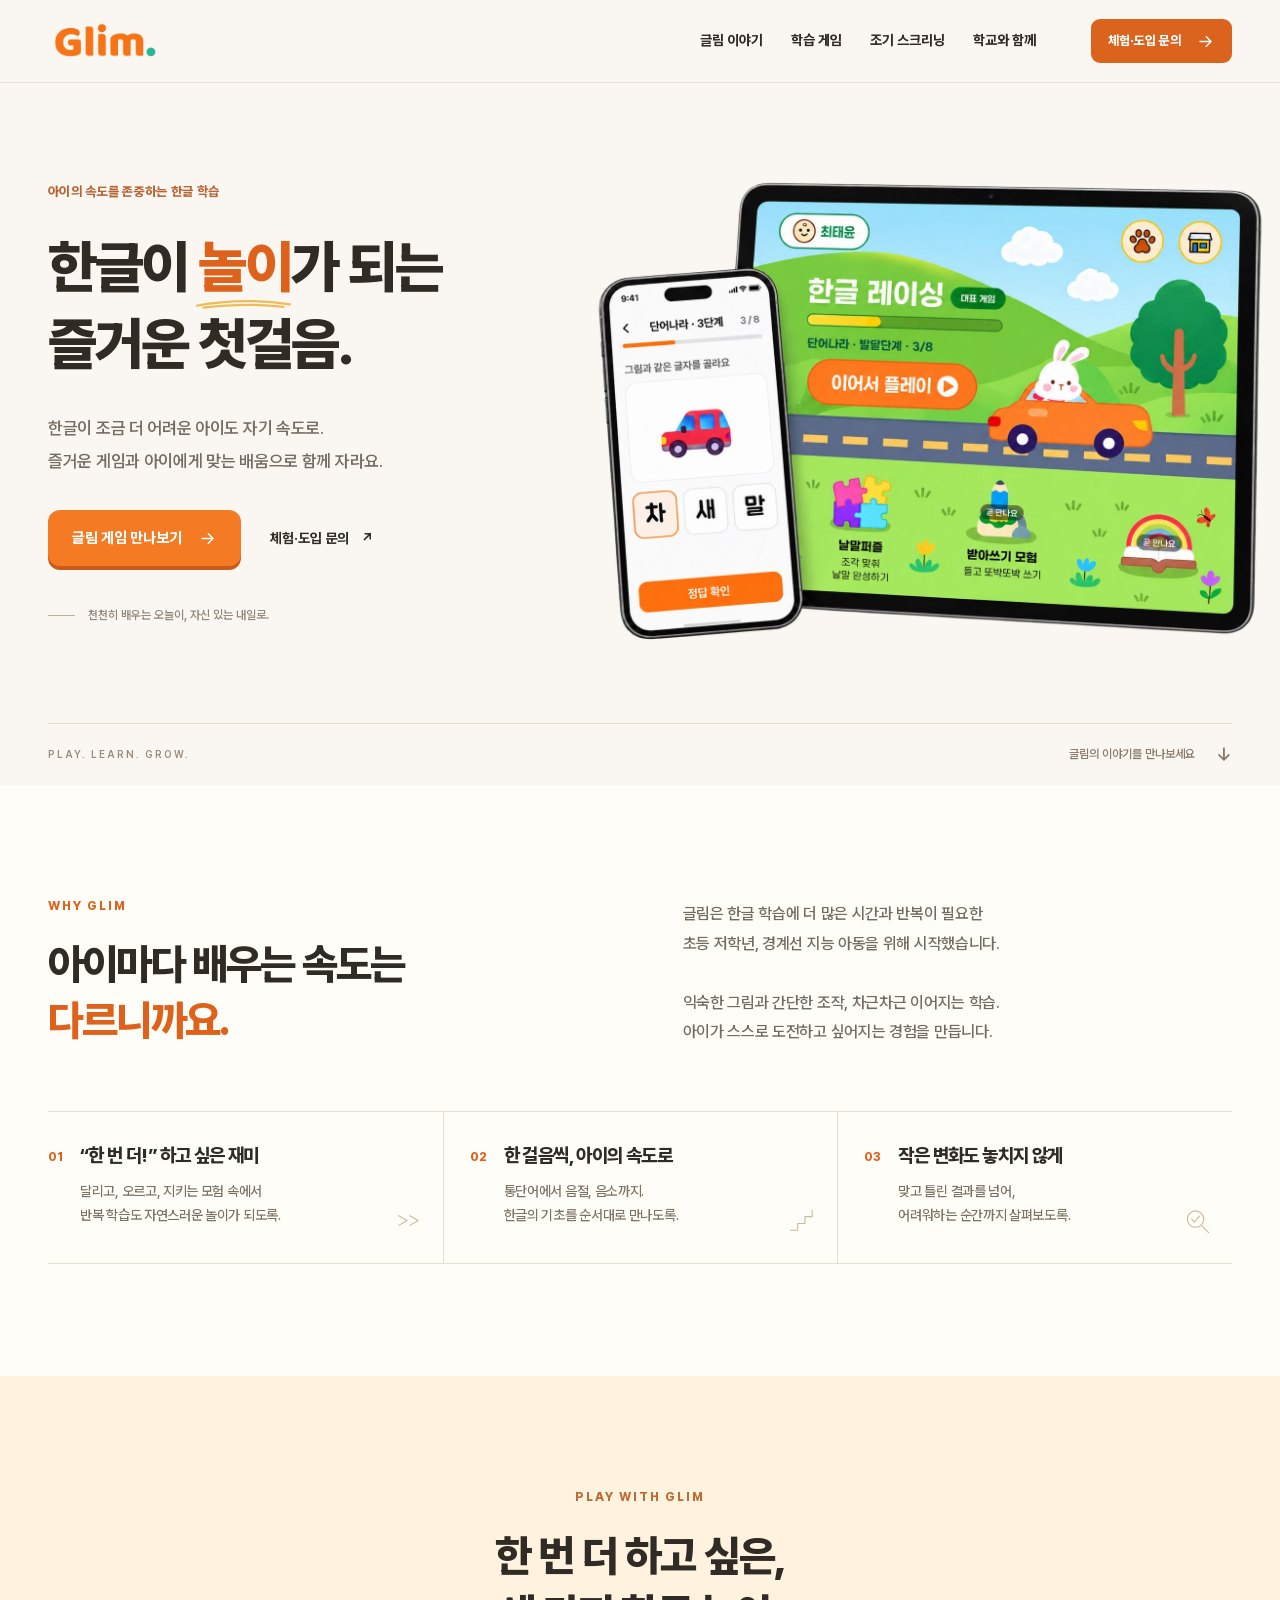
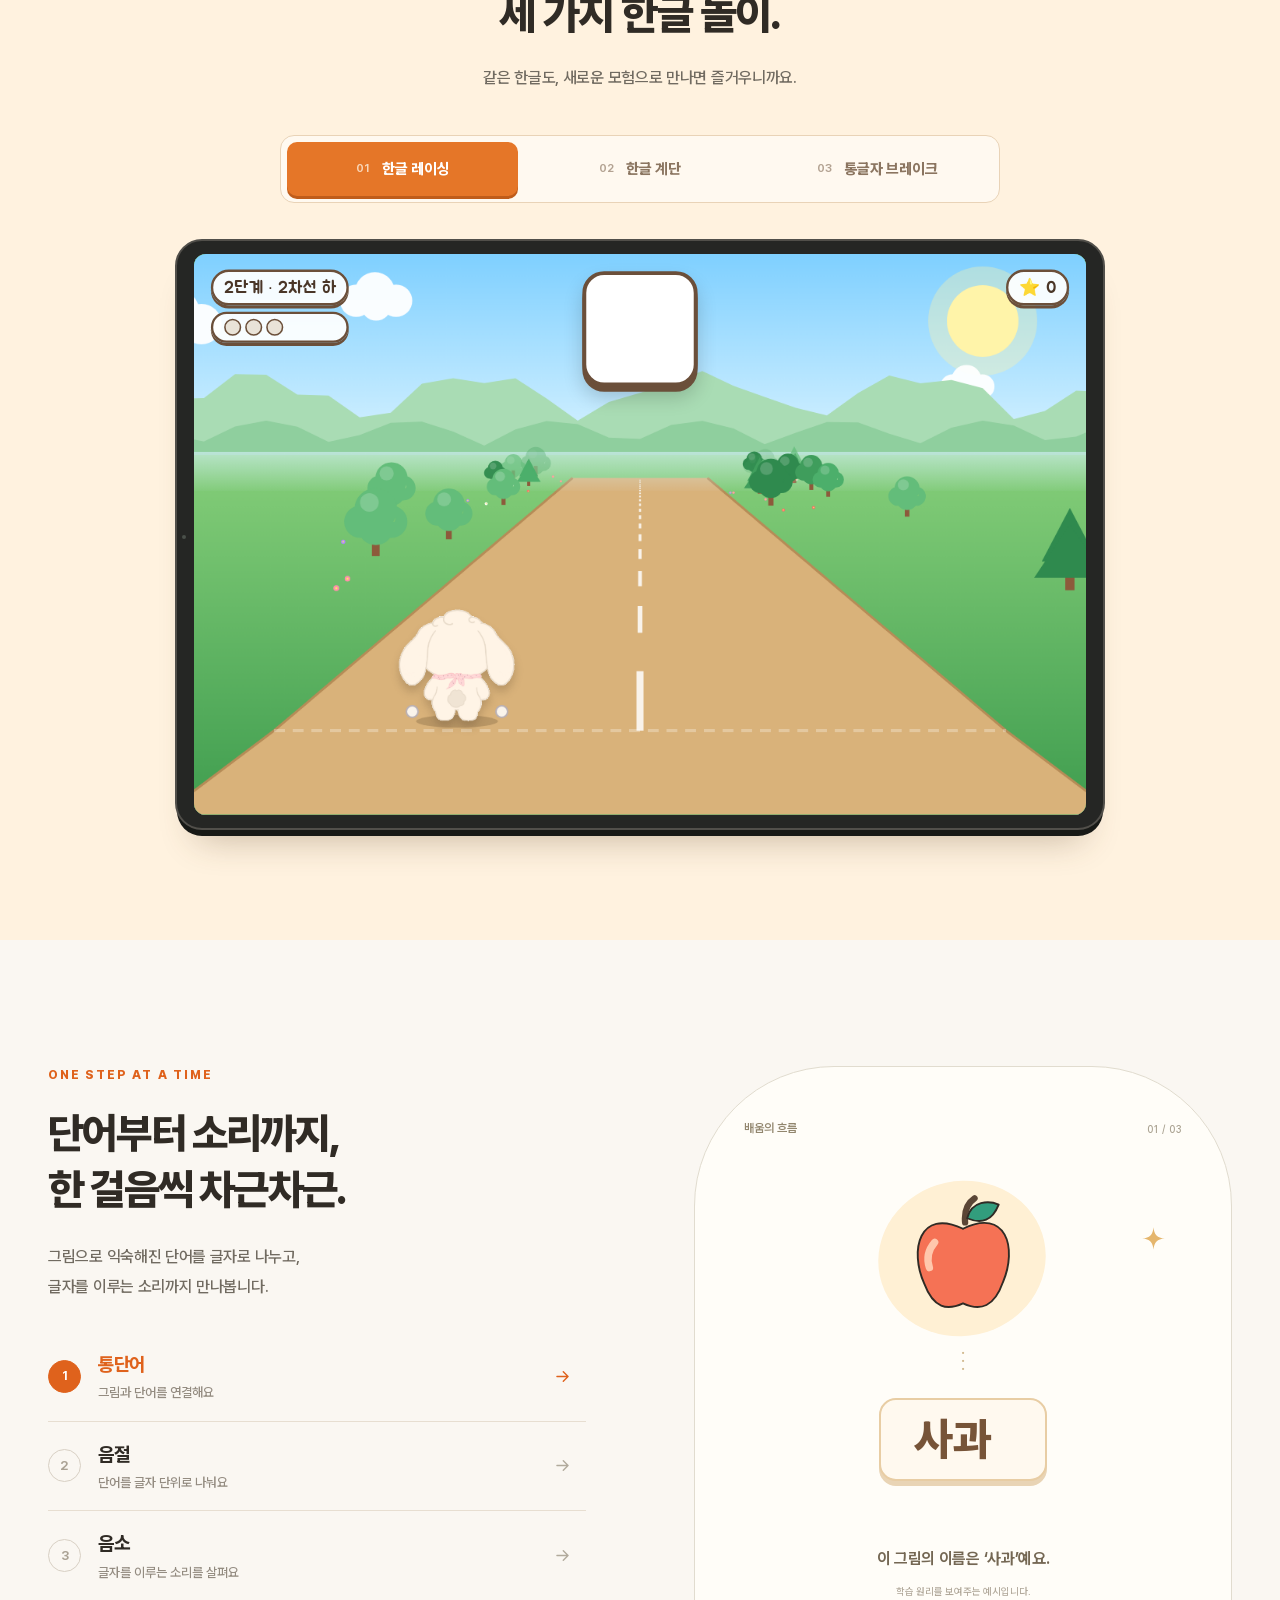
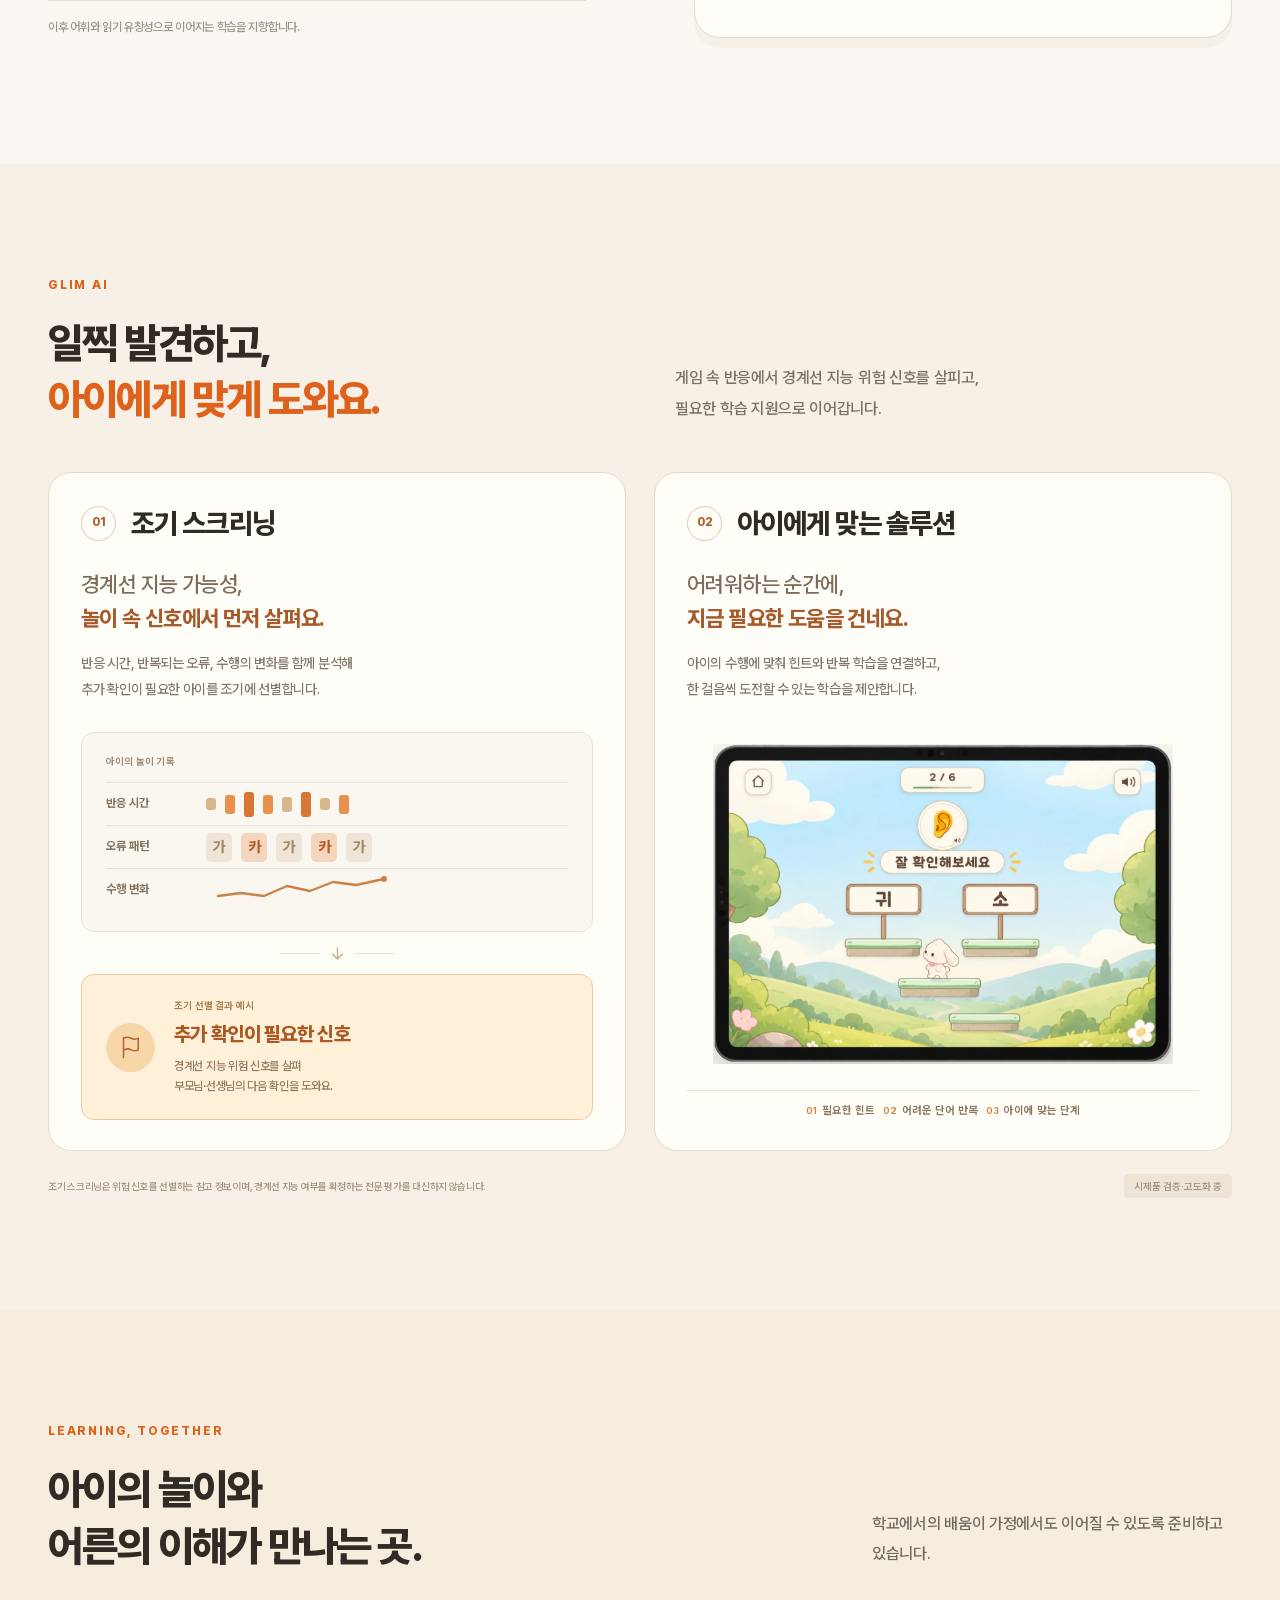
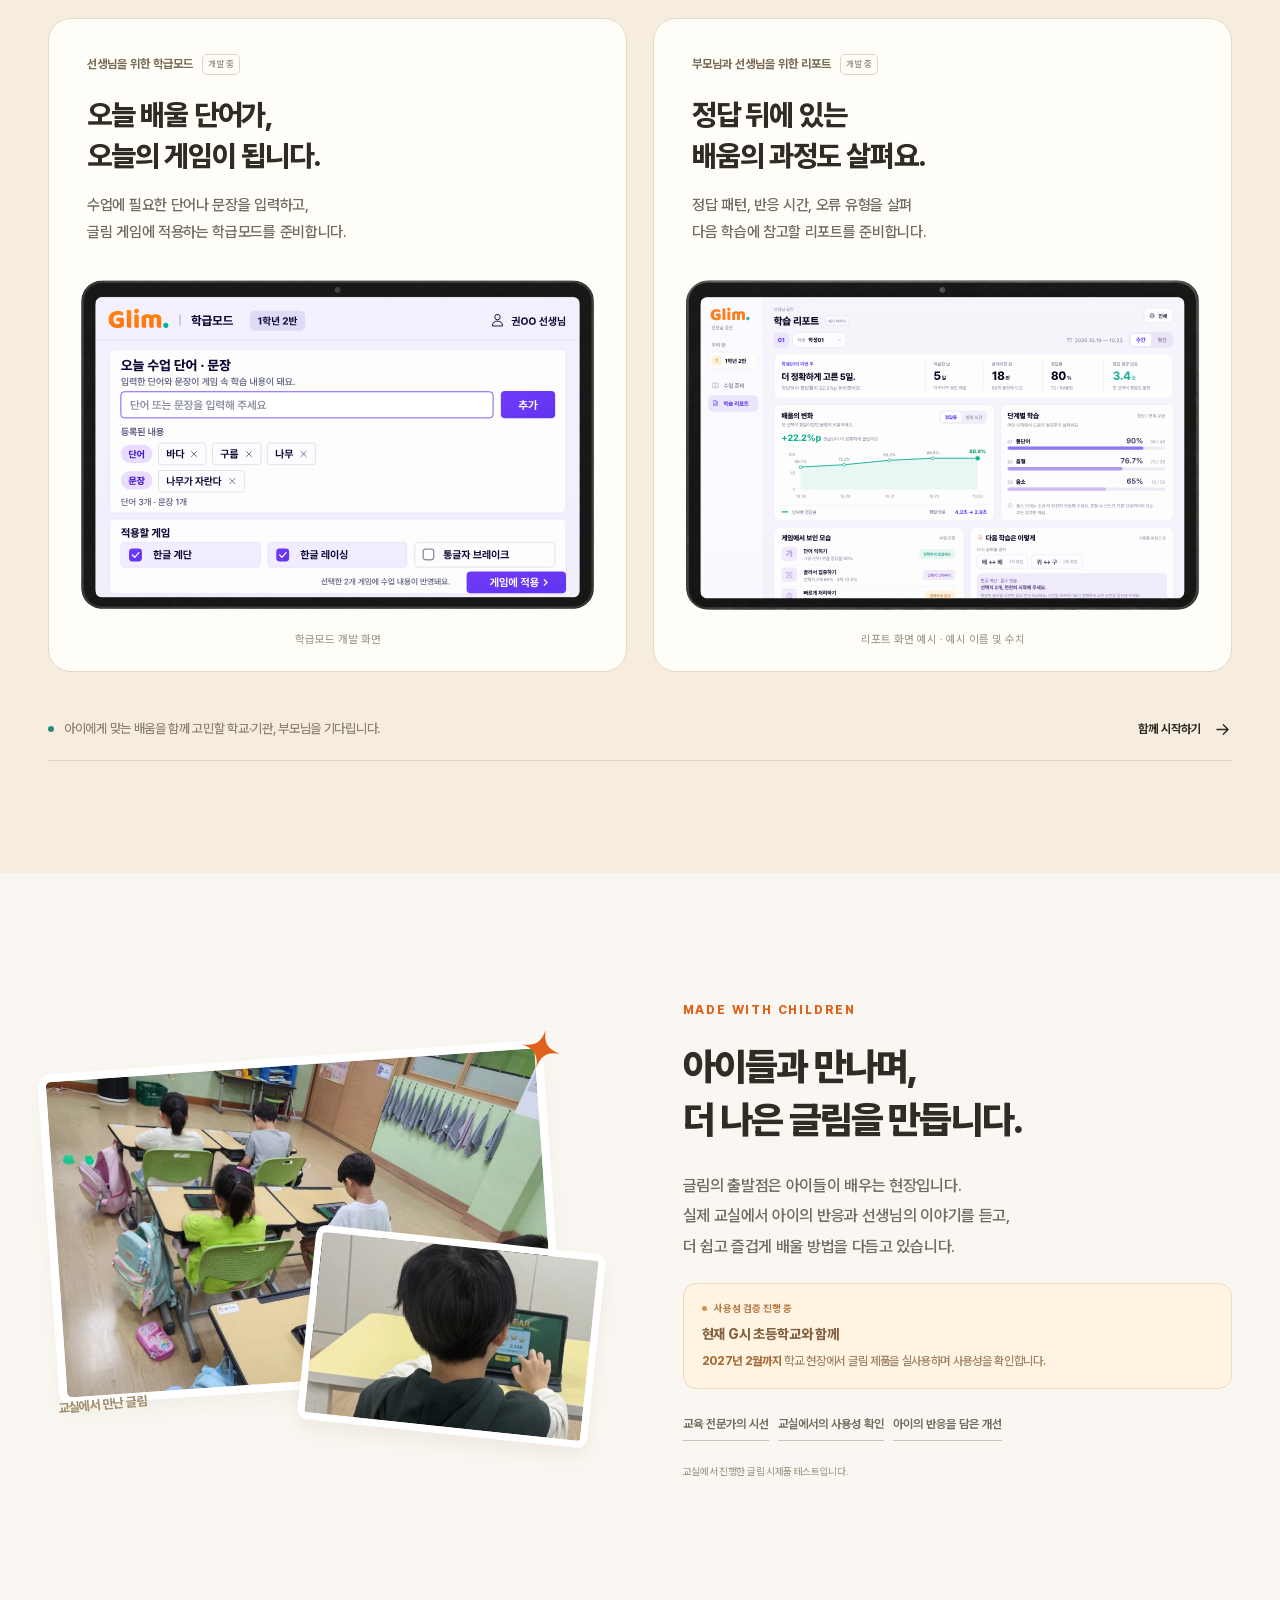
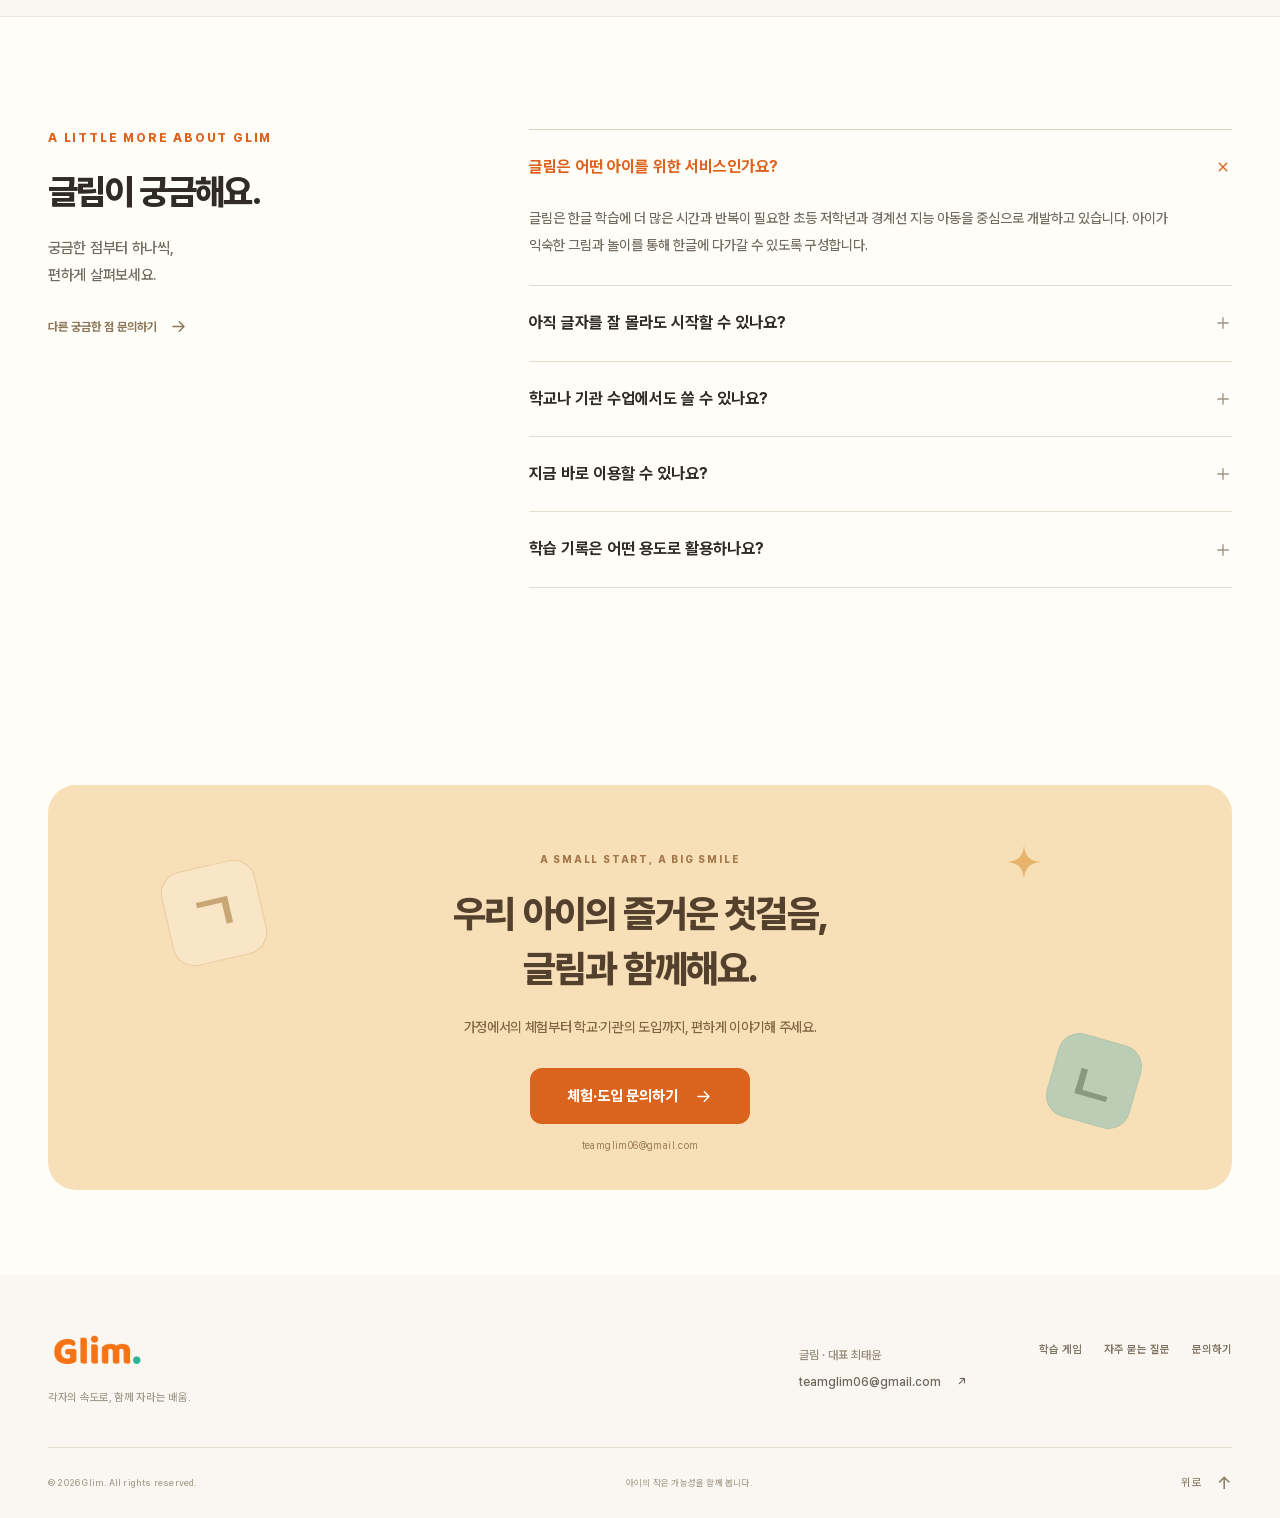
<file: index.html>
<!doctype html>
<html lang="ko">
<head>
  <meta charset="utf-8">
  <meta name="viewport" content="width=device-width, initial-scale=1">
  <meta name="theme-color" content="#faf7f2">
  <title>글림 Glim. | 한글이 놀이가 되는 즐거운 첫걸음</title>
  <meta name="description" content="천천히 배우는 아이도 자기 속도로. 글림은 한글 레이싱, 한글 계단, 통글자 브레이크로 한글을 만나는 학습 경험을 만듭니다. 학교·기관 및 가정의 체험·도입을 문의해 주세요.">
  <meta property="og:type" content="website">
  <meta property="og:locale" content="ko_KR">
  <meta property="og:title" content="글림 | 한글이 놀이가 되는 즐거운 첫걸음">
  <meta property="og:description" content="천천히 배우는 아이도 자기 속도로. 놀이로 만나는 한글, 글림.">
  <meta property="og:url" content="https://glimedu.com/">
  <meta property="og:image" content="https://glimedu.com/assets/glim-devices-transparent.webp">
  <link rel="canonical" href="https://glimedu.com/">
  <link rel="icon" href="assets/favicon.svg" type="image/svg+xml">
  <link rel="preload" href="assets/pretendard-variable.woff2" as="font" type="font/woff2" crossorigin>
  <link rel="preload" href="assets/glim-devices-transparent.webp" as="image">
  <link rel="stylesheet" href="styles.css">
  <link rel="stylesheet" href="brand-playful.css">
  <script src="app.js" defer></script>
  <script src="game-preview.js" defer></script>
</head>
<body>
  <a class="skip-link" href="#main">본문 바로가기</a>
  <svg class="svg-defs" xmlns="http://www.w3.org/2000/svg" aria-hidden="true"><defs>
    <symbol id="icon-arrow" viewBox="0 0 24 24"><path d="M5 12h14m-6-6 6 6-6 6"/></symbol>
    <symbol id="icon-plus" viewBox="0 0 24 24"><path d="M12 5v14M5 12h14"/></symbol>
    <symbol id="icon-check" viewBox="0 0 24 24"><path d="m5 12 4 4L19 6"/></symbol>
    <symbol id="icon-mail" viewBox="0 0 24 24"><rect x="3" y="5" width="18" height="14" rx="3"/><path d="m4 7 8 6 8-6"/></symbol>
    <symbol id="icon-close" viewBox="0 0 24 24"><path d="m6 6 12 12M18 6 6 18"/></symbol>
    <symbol id="icon-expand" viewBox="0 0 24 24"><path d="M8 4H4v4m12-4h4v4M4 16v4h4m12-4v4h-4"/></symbol>
    <symbol id="icon-spark" viewBox="0 0 40 40"><path d="M20 2c1 12 6 17 18 18-12 1-17 6-18 18C19 26 14 21 2 20 14 19 19 14 20 2Z" fill="currentColor" stroke="none"/></symbol>
    <symbol id="icon-apple" viewBox="0 0 120 120"><path d="M62 29c-1-11 3-19 9-23" fill="none" stroke="#5b4636" stroke-width="6" stroke-linecap="round"/><path d="M64 25C68 8 85 8 94 12 88 27 78 31 64 25" fill="#329d7d"/><path d="M60 35C18 15 9 56 23 87c9 24 22 26 37 19 17 8 30 3 38-20 14-33 3-71-38-51" fill="#f57255"/><path d="M33 48c-6 7-8 15-5 24" fill="none" stroke="#ffc7ac" stroke-width="7" stroke-linecap="round"/></symbol>
  </defs></svg>

  <header class="site-header">
    <div class="container header-inner">
      <a class="brand" href="#top" aria-label="글림, 처음으로"><img src="assets/glim-logo.webp" alt="Glim." width="302" height="116"></a>
      <nav class="desktop-nav" aria-label="주 메뉴">
        <a href="#about">글림 이야기</a><a href="#games">학습 게임</a><a href="#ai">조기 스크리닝</a><a href="#field">학교와 함께</a>
      </nav>
      <div class="header-actions"><button class="button button-small button-dark" data-contact>체험·도입 문의 <svg><use href="#icon-arrow"/></svg></button><button class="menu-toggle" aria-label="메뉴 열기" aria-expanded="false" aria-controls="mobile-nav"><span></span><span></span></button></div>
    </div>
    <nav id="mobile-nav" class="mobile-nav" aria-label="모바일 메뉴" hidden><a href="#about">글림 이야기</a><a href="#games">학습 게임</a><a href="#learning">배움의 방식</a><a href="#ai">조기 스크리닝</a><a href="#together">학교와 가정</a><a href="#field">학교와 함께</a><a href="#faq">자주 묻는 질문</a></nav>
  </header>

  <main id="main">
    <section class="hero" id="top" aria-labelledby="hero-title">
      <div class="container hero-grid">
        <div class="hero-copy">
          <p class="eyebrow">아이의 속도를 존중하는 한글 학습</p>
          <h1 id="hero-title">한글이 <span class="play-word">놀이<svg viewBox="0 0 150 15" aria-hidden="true"><path d="M3 10Q72-3 146 8M13 13Q80 5 136 12"/></svg></span>가 되는<br>즐거운 첫걸음.</h1>
          <p class="hero-description">한글이 조금 더 어려운 아이도 자기 속도로.<br>즐거운 게임과 아이에게 맞는 배움으로 함께 자라요.</p>
          <div class="hero-buttons"><a class="button button-primary" href="#games">글림 게임 만나보기 <svg><use href="#icon-arrow"/></svg></a><button class="text-link" data-contact>체험·도입 문의 <span>↗</span></button></div>
          <div class="hero-note"><span class="note-line"></span><span>천천히 배우는 오늘이, 자신 있는 내일로.</span></div>
        </div>
        <div class="hero-art hero-art-devices">
          <img class="hero-devices" src="assets/glim-devices-transparent.webp" alt="글림 한글 게임을 보여주는 태블릿과 휴대폰 목업" width="1448" height="1086" fetchpriority="high">
        </div>
      </div>
      <div class="container hero-bottom"><span>PLAY. LEARN. GROW.</span><a href="#about">글림의 이야기를 만나보세요 <span aria-hidden="true">↓</span></a></div>
    </section>

    <section class="about-section section" id="about" aria-labelledby="about-title">
      <div class="container">
        <div class="section-intro about-intro"><div><p class="eyebrow">WHY GLIM</p><h2 id="about-title">아이마다 배우는 속도는<br><span class="color-orange">다르니까요.</span></h2></div><p>글림은 한글 학습에 더 많은 시간과 반복이 필요한<br class="desktop-only"> 초등 저학년, 경계선 지능 아동을 위해 시작했습니다.<br><br>익숙한 그림과 간단한 조작, 차근차근 이어지는 학습.<br class="desktop-only"> 아이가 스스로 도전하고 싶어지는 경험을 만듭니다.</p></div>
        <div class="principles">
          <article><span class="principle-number">01</span><div><h3>“한 번 더!” 하고 싶은 재미</h3><p>달리고, 오르고, 지키는 모험 속에서<br>반복 학습도 자연스러운 놀이가 되도록.</p></div><svg class="principle-doodle" viewBox="0 0 60 60" aria-hidden="true"><path d="m10 18 17 10-17 10m23-20 17 10-17 10"/></svg></article>
          <article><span class="principle-number">02</span><div><h3>한 걸음씩, 아이의 속도로</h3><p>통단어에서 음절, 음소까지.<br>한글의 기초를 순서대로 만나도록.</p></div><svg class="principle-doodle" viewBox="0 0 60 60" aria-hidden="true"><path d="M5 48h15V34h15V20h15V7"/></svg></article>
          <article><span class="principle-number">03</span><div><h3>작은 변화도 놓치지 않게</h3><p>맞고 틀린 결과를 넘어,<br>어려워하는 순간까지 살펴보도록.</p></div><svg class="principle-doodle" viewBox="0 0 60 60" aria-hidden="true"><circle cx="26" cy="25" r="17"/><path d="m39 39 14 14m-35-28 6 6 10-12"/></svg></article>
        </div>
      </div>
    </section>

    <section class="games-section section" id="games" aria-labelledby="games-title">
      <div class="container">
        <div class="section-heading centered"><p class="eyebrow">PLAY WITH GLIM</p><h2 id="games-title">한 번 더 하고 싶은,<br>세 가지 한글 놀이.</h2><p>같은 한글도, 새로운 모험으로 만나면 즐거우니까요.</p></div>
        <div class="game-tabs" role="tablist" aria-label="학습 게임 선택">
          <button id="tab-racing" class="game-tab active" role="tab" aria-selected="true" aria-controls="game-panel" data-game="racing"><span aria-hidden="true">01</span>한글 레이싱</button>
          <button id="tab-stairs" class="game-tab" role="tab" aria-selected="false" aria-controls="game-panel" tabindex="-1" data-game="stairs"><span aria-hidden="true">02</span>한글 계단</button>
          <button id="tab-break" class="game-tab" role="tab" aria-selected="false" aria-controls="game-panel" tabindex="-1" data-game="break"><span aria-hidden="true">03</span>통글자 브레이크</button>
        </div>
        <div id="game-panel" class="game-panel" role="tabpanel" aria-labelledby="tab-racing" tabindex="0" data-theme="racing" aria-describedby="game-motion-help">
          <div class="product-tablet live-tablet"><span class="live-camera" aria-hidden="true"></span><div id="preview-viewport" class="preview-viewport"><div id="preview-frame-slot"></div><span id="preview-loading" class="preview-loading" role="status" aria-label="게임 불러오는 중"><span></span></span></div></div>
          <p id="game-motion-help" class="sr-only">선택한 게임이 소리 없이 자동 재생됩니다. 게임 영역에서 Escape 키를 누르면 움직임을 멈추고, 게임 탭을 다시 선택하면 처음부터 재생합니다.</p>
        </div>
      </div>
    </section>

    <section class="learning-section section" id="learning" aria-labelledby="learning-title">
      <div class="container learning-grid">
        <div class="learning-copy"><p class="eyebrow">ONE STEP AT A TIME</p><h2 id="learning-title">단어부터 소리까지,<br>한 걸음씩 차근차근.</h2><p class="section-description">그림으로 익숙해진 단어를 글자로 나누고,<br>글자를 이루는 소리까지 만나봅니다.</p><div class="learning-tabs" role="tablist" aria-label="학습 단계 살펴보기" aria-orientation="vertical">
          <button class="learning-tab active" role="tab" aria-selected="true" id="learn-word" aria-controls="learning-panel" data-stage="word"><span class="step-circle">1</span><span><b>통단어</b><small>그림과 단어를 연결해요</small></span><svg><use href="#icon-arrow"/></svg></button>
          <button class="learning-tab" role="tab" aria-selected="false" tabindex="-1" id="learn-syllable" aria-controls="learning-panel" data-stage="syllable"><span class="step-circle">2</span><span><b>음절</b><small>단어를 글자 단위로 나눠요</small></span><svg><use href="#icon-arrow"/></svg></button>
          <button class="learning-tab" role="tab" aria-selected="false" tabindex="-1" id="learn-phoneme" aria-controls="learning-panel" data-stage="phoneme"><span class="step-circle">3</span><span><b>음소</b><small>글자를 이루는 소리를 살펴요</small></span><svg><use href="#icon-arrow"/></svg></button>
        </div><p class="learning-footnote">이후 어휘와 읽기 유창성으로 이어지는 학습을 지향합니다.</p></div>
        <div class="learning-demo" id="learning-panel" role="tabpanel" aria-labelledby="learn-word" tabindex="0"><div class="demo-topline"><span class="demo-tag">배움의 흐름</span><span id="demo-step">01 / 03</span></div><div class="apple-wrap"><svg aria-label="사과 그림" role="img"><use href="#icon-apple"/></svg><span class="apple-halo" aria-hidden="true"></span></div><span class="connector-dots" aria-hidden="true">•<br>•<br>•</span><div class="word-stage" id="word-display"><span class="whole-word">사과</span></div><div class="demo-bottom"><p id="demo-caption">이 그림의 이름은 ‘사과’예요.</p><span>학습 원리를 보여주는 예시입니다.</span></div><svg class="demo-spark" aria-hidden="true"><use href="#icon-spark"/></svg></div>
      </div>
    </section>

    <section class="ai-section section" id="ai" aria-labelledby="ai-title">
      <div class="container">
        <div class="section-heading ai-heading"><div><p class="eyebrow">GLIM AI</p><h2 id="ai-title">일찍 발견하고,<br><span class="color-orange">아이에게 맞게 도와요.</span></h2></div><p>게임 속 반응에서 경계선 지능 위험 신호를 살피고,<br class="desktop-only"> 필요한 학습 지원으로 이어갑니다.</p></div>
        <div class="ai-paths">
          <article class="screening-card">
            <div class="ai-card-heading"><span class="ai-index">01</span><h3>조기 스크리닝</h3></div>
            <p class="ai-card-lead">경계선 지능 가능성,<br><strong>놀이 속 신호에서 먼저 살펴요.</strong></p>
            <p class="ai-card-description">반응 시간, 반복되는 오류, 수행의 변화를 함께 분석해<br class="desktop-only"> 추가 확인이 필요한 아이를 조기에 선별합니다.</p>
            <div class="screening-visual" aria-label="놀이 기록의 반응 시간, 오류 패턴, 수행 변화를 분석해 추가 확인이 필요한 신호를 안내하는 조기 스크리닝 예시">
              <div class="screening-records"><span class="screening-visual-label">아이의 놀이 기록</span><div class="record-signal"><b>반응 시간</b><span class="signal-bars" aria-hidden="true"><i></i><i></i><i></i><i></i><i></i><i></i><i></i><i></i></span></div><div class="record-signal"><b>오류 패턴</b><span class="signal-choices" aria-hidden="true"><i>가</i><i>카</i><i>가</i><i>카</i><i>가</i></span></div><div class="record-signal"><b>수행 변화</b><svg class="signal-line" viewBox="0 0 170 30" aria-hidden="true"><path d="M2 21 25 18 48 21 71 11 94 16 117 7 140 10 168 4"/><circle cx="168" cy="4" r="3"/></svg></div></div>
              <div class="screening-connector" aria-hidden="true"><span></span><svg><use href="#icon-arrow"/></svg><span></span></div>
              <div class="screening-result"><span class="result-symbol" aria-hidden="true"><svg viewBox="0 0 40 40"><path d="M11 33V7m1 1c8-5 10 5 18 0v15c-8 5-10-5-18 0"/></svg></span><div><span class="screening-visual-label">조기 선별 결과 예시</span><strong>추가 확인이 필요한 신호</strong><p>경계선 지능 위험 신호를 살펴<br>부모님·선생님의 다음 확인을 도와요.</p></div></div>
            </div>
          </article>
          <article class="solution-card">
            <div class="ai-card-heading"><span class="ai-index">02</span><h3>아이에게 맞는 솔루션</h3></div>
            <p class="ai-card-lead">어려워하는 순간에,<br><strong>지금 필요한 도움을 건네요.</strong></p>
            <p class="ai-card-description">아이의 수행에 맞춰 힌트와 반복 학습을 연결하고,<br class="desktop-only"> 한 걸음씩 도전할 수 있는 학습을 제안합니다.</p>
            <div class="solution-visual"><img src="assets/learning-hint-tablet.webp" width="1363" height="949" loading="lazy" alt="한글 계단에서 잘 확인해보세요라는 힌트를 보여주는 실제 학습 지원 화면"></div>
            <div class="solution-options"><span><b>01</b>필요한 힌트</span><span><b>02</b>어려운 단어 반복</span><span><b>03</b>아이에 맞는 단계</span></div>
          </article>
        </div>
        <div class="ai-footline"><p>조기 스크리닝은 위험 신호를 선별하는 참고 정보이며, 경계선 지능 여부를 확정하는 전문 평가를 대신하지 않습니다.</p><span>시제품 검증·고도화 중</span></div>
      </div>
    </section>

    <section class="together-section section" id="together" aria-labelledby="together-title">
      <div class="container">
        <div class="section-heading"><p class="eyebrow">LEARNING, TOGETHER</p><h2 id="together-title">아이의 놀이와<br>어른의 이해가 만나는 곳.</h2><p>학교에서의 배움이 가정에서도 이어질 수 있도록 준비하고 있습니다.</p></div>
        <div class="support-grid">
          <article class="support-card classroom-card"><div class="support-card-copy"><span class="small-label">선생님을 위한 학급모드 <em>개발 중</em></span><h3>오늘 배울 단어가,<br>오늘의 게임이 됩니다.</h3><p>수업에 필요한 단어나 문장을 입력하고,<br>글림 게임에 적용하는 학급모드를 준비합니다.</p></div><img src="assets/classroom-tablet-original-hd.svg" alt="교사가 수업 단어와 문장을 등록하고 선택한 게임에 적용하는 학급모드 태블릿 목업" width="3130" height="2010" loading="lazy" decoding="async"><span class="support-caption">학급모드 개발 화면</span></article>
          <article class="support-card report-card"><div class="support-card-copy"><span class="small-label">부모님과 선생님을 위한 리포트 <em>개발 중</em></span><h3>정답 뒤에 있는<br>배움의 과정도 살펴요.</h3><p>정답 패턴, 반응 시간, 오류 유형을 살펴<br>다음 학습에 참고할 리포트를 준비합니다.</p></div><img src="assets/report-tablet-original-hd.svg" alt="학생의 이번 주 학습 기록, 정답률 변화와 단계별 학습 결과를 보여주는 리포트 태블릿 목업. 화면의 수치는 예시입니다." width="3130" height="2010" loading="lazy" decoding="async"><span class="support-caption">리포트 화면 예시 · 예시 이름 및 수치</span></article>
        </div>
        <div class="together-note"><span class="teal-dot"></span><p>아이에게 맞는 배움을 함께 고민할 학교·기관, 부모님을 기다립니다.</p><button class="text-link" data-contact>함께 시작하기 <svg><use href="#icon-arrow"/></svg></button></div>
      </div>
    </section>

    <section class="field-section section" id="field" aria-labelledby="field-title">
      <div class="container field-grid">
        <div class="field-photos"><figure class="field-main"><img src="assets/field-classroom.webp" alt="교실에서 태블릿으로 글림을 사용해보는 아이들과 선생님" width="990" height="569" loading="lazy"></figure><figure class="field-small"><img src="assets/field-clear.webp" alt="글림 게임의 완료 화면을 살펴보는 아이의 뒷모습" width="990" height="569" loading="lazy"></figure><span class="field-photo-note">교실에서 만난 글림</span><svg class="field-spark" aria-hidden="true"><use href="#icon-spark"/></svg></div>
        <div class="field-copy"><p class="eyebrow">MADE WITH CHILDREN</p><h2 id="field-title">아이들과 만나며,<br>더 나은 글림을 만듭니다.</h2><p>글림의 출발점은 아이들이 배우는 현장입니다.<br>실제 교실에서 아이의 반응과 선생님의 이야기를 듣고,<br class="desktop-only"> 더 쉽고 즐겁게 배울 방법을 다듬고 있습니다.</p><div class="field-current" aria-label="학교 현장 실사용 현황"><span class="field-current-label"><i aria-hidden="true"></i>사용성 검증 진행 중</span><strong>현재 G시 초등학교와 함께</strong><p><b>2027년 2월까지</b> 학교 현장에서 글림 제품을 실사용하며 사용성을 확인합니다.</p></div><div class="field-values"><span>교육 전문가의 시선</span><span>교실에서의 사용성 확인</span><span>아이의 반응을 담은 개선</span></div><p class="field-source">교실에서 진행한 글림 시제품 테스트입니다.</p></div>
      </div>
    </section>

    <section class="faq-section section" id="faq" aria-labelledby="faq-title">
      <div class="container faq-grid"><div class="faq-intro"><p class="eyebrow">A LITTLE MORE ABOUT GLIM</p><h2 id="faq-title">글림이 궁금해요.</h2><p>궁금한 점부터 하나씩,<br>편하게 살펴보세요.</p><button class="text-link" data-contact>다른 궁금한 점 문의하기 <svg><use href="#icon-arrow"/></svg></button></div>
        <div class="faq-list">
          <details open><summary>글림은 어떤 아이를 위한 서비스인가요?<svg><use href="#icon-plus"/></svg></summary><div class="faq-answer">글림은 한글 학습에 더 많은 시간과 반복이 필요한 초등 저학년과 경계선 지능 아동을 중심으로 개발하고 있습니다. 아이가 익숙한 그림과 놀이를 통해 한글에 다가갈 수 있도록 구성합니다.</div></details>
          <details><summary>아직 글자를 잘 몰라도 시작할 수 있나요?<svg><use href="#icon-plus"/></svg></summary><div class="faq-answer">그림과 통단어를 연결하는 기초 단계부터 시작해, 음절과 음소로 이어지는 학습을 설계하고 있습니다. 아이의 현재 학습 수준과 사용 환경을 알려주시면 체험 가능 여부와 방법을 안내해 드립니다.</div></details>
          <details><summary>학교나 기관 수업에서도 쓸 수 있나요?<svg><use href="#icon-plus"/></svg></summary><div class="faq-answer">학교·기관에서의 활용을 고려해 개발하고 있으며, 실제 교실에서 시제품 사용성을 확인해 왔습니다. 수업 단어와 문장을 게임에 적용하는 학급모드도 준비 중입니다. 이용 목적과 환경을 적어 도입 문의를 보내주세요.</div></details>
          <details><summary>지금 바로 이용할 수 있나요?<svg><use href="#icon-plus"/></svg></summary><div class="faq-answer">글림은 현재 시제품 검증과 서비스 고도화를 진행하고 있습니다. 정식 서비스와 기능별 제공 일정은 확정되는 대로 안내할 예정입니다. 체험과 도입은 문의를 통해 가능한 범위와 일정을 안내해 드립니다.</div></details>
          <details><summary>학습 기록은 어떤 용도로 활용하나요?<svg><use href="#icon-plus"/></svg></summary><div class="faq-answer">정답 패턴, 반응 시간, 오류 유형 등을 함께 분석해 경계선 지능 위험 신호를 조기에 살피고, 아이에게 맞는 학습을 연결하는 데 활용합니다. 조기 선별을 위한 참고 정보이며, 경계선 지능 여부의 확정은 전문 평가가 필요합니다.</div></details>
        </div>
      </div>
    </section>

    <section class="contact-section" aria-labelledby="contact-title"><div class="container contact-band"><div class="contact-art" aria-hidden="true"><span>ㄱ</span><span>ㄴ</span><svg><use href="#icon-spark"/></svg></div><p class="eyebrow">A SMALL START, A BIG SMILE</p><h2 id="contact-title">우리 아이의 즐거운 첫걸음,<br>글림과 함께해요.</h2><p>가정에서의 체험부터 학교·기관의 도입까지,<br class="mobile-only"> 편하게 이야기해 주세요.</p><button class="button button-dark" data-contact>체험·도입 문의하기 <svg><use href="#icon-arrow"/></svg><span class="contact-mail">teamglim06@gmail.com</span></button></div></section>
  </main>

  <footer class="site-footer"><div class="container footer-main"><div class="footer-brand"><a class="brand" href="#top" aria-label="글림, 처음으로"><img src="assets/glim-logo.webp" alt="Glim." width="302" height="116" loading="lazy"></a><p>각자의 속도로, 함께 자라는 배움.</p></div><div class="footer-contact"><span>글림 · 대표 최태윤</span><a href="mailto:teamglim06@gmail.com">teamglim06@gmail.com <span aria-hidden="true">↗</span></a></div><nav aria-label="하단 메뉴"><a href="#games">학습 게임</a><a href="#faq">자주 묻는 질문</a><button data-contact>문의하기</button></nav></div><div class="container footer-bottom"><span>© 2026 Glim. All rights reserved.</span><span>아이의 작은 가능성을 함께 봅니다.</span><a href="#top" aria-label="맨 위로">위로 <span aria-hidden="true">↑</span></a></div></footer>

  <dialog id="contact-dialog" aria-labelledby="contact-dialog-title"><div class="dialog-inner"><button class="dialog-close" aria-label="문의창 닫기" data-close><svg><use href="#icon-close"/></svg></button><span class="dialog-eyebrow">HELLO, GLIM</span><h2 id="contact-dialog-title">어떤 이야기를<br>나누고 싶으신가요?</h2><p class="dialog-description">내용을 적으면 메일 앱에서 문의를 이어갈 수 있어요.</p><form id="contact-form"><label for="contact-type">문의 유형</label><select id="contact-type" name="type"><option>학교·기관 도입 문의</option><option>가정 체험 문의</option><option>협업·제휴 문의</option><option>기타 문의</option></select><label for="contact-name">성함 또는 기관명 <span>선택</span></label><input id="contact-name" name="name" autocomplete="organization" placeholder="예: 글림초등학교 / 홍길동" maxlength="100"><label for="contact-message">문의 내용</label><textarea id="contact-message" name="message" required rows="4" maxlength="2000" placeholder="사용 목적이나 궁금한 점을 알려주세요."></textarea><p class="form-note">입력 내용은 이 홈페이지에 저장되지 않아요.<br>메일 앱이 열리면 내용을 확인한 뒤 직접 보내주세요.</p><button type="submit" class="button button-primary submit-contact">메일 앱에서 문의하기 <svg><use href="#icon-mail"/></svg></button><div class="direct-email"><a href="mailto:teamglim06@gmail.com">teamglim06@gmail.com</a><button type="button" id="copy-email">주소 복사</button></div><p class="contact-status" role="status" aria-live="polite"></p></form></div></dialog>
</body>
</html>
</file>
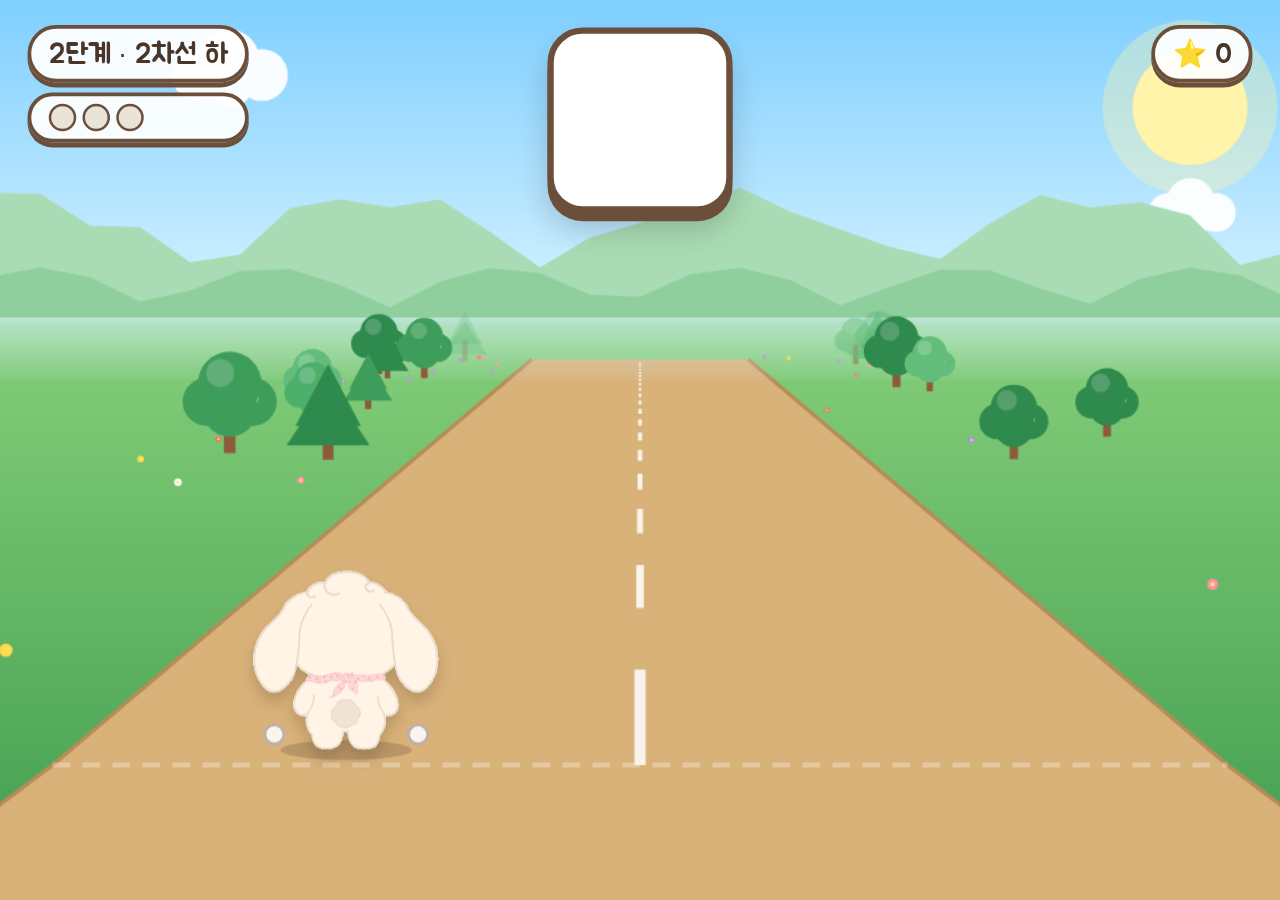
<file: previews/racing/index.html>
<!DOCTYPE html>
<html lang="ko">
<head>
<meta charset="utf-8">
<meta http-equiv="Content-Security-Policy" content="default-src 'none'; script-src 'unsafe-inline'; style-src 'self' 'unsafe-inline'; img-src 'self' data:; font-src 'self'; connect-src 'none'; media-src 'none'; object-src 'none'; base-uri 'none'; form-action 'none'">
<meta name="viewport" content="width=device-width,initial-scale=1,maximum-scale=1,user-scalable=no,viewport-fit=cover">
<title>글림 게임 미리보기 · 한글 레이싱 (2단계 · 2차선 하)</title>
<link href="../../assets/fonts/jua.css" rel="stylesheet">
<style>
  html,body{margin:0;height:100%;background:#1c2a3f;overflow:hidden;-webkit-tap-highlight-color:transparent;font-family:'Jua','Noto Sans KR',sans-serif;user-select:none;-webkit-user-select:none;touch-action:none;}
  #wrap{position:absolute;left:50%;top:50%;width:1280px;height:720px;margin-left:-640px;margin-top:-360px;transform-origin:50% 50%;}
  #cv{position:absolute;inset:0;width:1280px;height:720px;display:block;}
  #ui{position:absolute;inset:0;pointer-events:none;}
  @keyframes glm7_rabbit_leg{0%,100%{transform:rotate(-8deg) scaleY(1)}50%{transform:rotate(8deg) translateY(-3%) scaleY(.92)}}
  @keyframes glm7_rabbit_bob{0%,100%{transform:translateY(0) scaleY(1)}50%{transform:translateY(-7px) scaleY(1.035)}}
  @keyframes glm_armswing{0%,100%{transform:rotate(6deg) translateY(2px)}50%{transform:rotate(-6deg) translateY(-3px)}}
  @keyframes glm_runlow{0%,100%{transform:translateY(0)}50%{transform:translateY(-3px)}}
  @keyframes glm_dust{0%{opacity:.85;transform:translateY(0) scale(.3)}55%{opacity:.4}100%{opacity:0;transform:translateY(16px) scale(1.15)}}
  #racer{position:absolute;left:0;top:0;width:150px;will-change:transform;z-index:8;}
  #racer .shadow{position:absolute;left:50%;bottom:2px;transform:translateX(-50%);width:70%;height:16px;border-radius:50%;background:rgba(70,50,30,.22);}
  #racer .dust{position:absolute;bottom:14px;width:13px;height:13px;border-radius:50%;background:rgba(255,255,255,.85);border:2px solid rgba(120,110,130,.5);animation:glm_dust .4s ease-out infinite;}
  #jumpbox{transition:none;}
  #steer{transition:transform .12s ease;transform-origin:50% 88%;}
  #runlow{animation:glm_runlow .17s ease-in-out infinite;transform-origin:50% 95%;}
  #rig{position:relative;width:100%;padding-bottom:102.8%;transform-origin:50% 100%;animation:glm7_rabbit_bob .34s ease-in-out infinite;filter:drop-shadow(0 8px 6px rgba(70,50,30,.22));}
  #rig img{position:absolute;pointer-events:none;}
  #rig .legL{left:27.24%;top:75.89%;width:23.58%;height:24.11%;transform-origin:50% 12%;animation:glm7_rabbit_leg .34s ease-in-out infinite -.17s;}
  #rig .legR{left:49.59%;top:75.89%;width:23.58%;height:24.11%;transform-origin:50% 12%;animation:glm7_rabbit_leg .34s ease-in-out infinite;}
  #rig .armL{left:20.73%;top:56.92%;width:14.23%;height:21.34%;transform-origin:70% 14%;animation:glm_armswing .34s ease-in-out infinite;}
  #rig .armR{left:65.45%;top:56.92%;width:14.23%;height:21.34%;transform-origin:30% 14%;animation:glm_armswing .34s ease-in-out infinite -.17s;}
  #rig .body{left:0;top:0;width:100%;height:100%;}
  #wrap[data-paused] #rig, #wrap[data-paused] #rig img, #wrap[data-paused] #runlow{animation-play-state:paused;}
  #racer.hit #rig{filter:drop-shadow(0 0 14px rgba(255,80,80,.9)) brightness(1.2);}
  @keyframes promptbob{0%,100%{transform:translateX(-50%) translateY(0)}50%{transform:translateX(-50%) translateY(-5px)}}
  #prompt{position:absolute;top:22px;left:50%;transform:translateX(-50%);z-index:11;pointer-events:auto;cursor:pointer;animation:promptbob 3s ease-in-out infinite;}
  #prompt .frame{width:138px;height:138px;border-radius:28px;background:#fff;border:5px solid #6b4f3a;box-shadow:0 7px 0 #6b4f3a,0 14px 24px rgba(0,0,0,.18);display:flex;align-items:center;justify-content:center;overflow:hidden;}
  #prompt img{width:88%;height:88%;object-fit:contain;}
  #prompt .spk{position:absolute;right:-10px;bottom:-6px;width:38px;height:38px;border-radius:50%;background:#ffd84d;border:4px solid #6b4f3a;display:flex;align-items:center;justify-content:center;font-size:18px;}
  #prompt.side{left:215px;top:14px;transform:none;animation:none;}
  #prompt.side .frame{width:112px;height:112px;}
  #prompt.weak .frame{border-color:#c0392b;box-shadow:0 7px 0 #c0392b,0 0 30px rgba(255,80,80,.6);}
  #hud{position:absolute;left:22px;top:20px;display:flex;flex-direction:column;gap:8px;z-index:11;}
  .pill{display:inline-flex;align-items:center;gap:8px;background:rgba(255,255,255,.92);border:3px solid #6b4f3a;border-radius:999px;padding:6px 14px;font-size:22px;color:#4a3628;box-shadow:0 4px 0 #6b4f3a;}
  #gates{display:flex;gap:5px;} #gates i{width:18px;height:18px;border-radius:50%;background:#e9e3d8;border:2px solid #6b4f3a;display:block;} #gates i.ok{background:#5ed66e;} #gates i.no{background:#ff7b7b;}
  #score{position:absolute;right:22px;top:20px;z-index:11;}
  #bosshud{position:absolute;right:22px;top:72px;z-index:11;display:none;flex-direction:column;align-items:flex-end;gap:6px;}
  #bosshud.on{display:flex;}
  #bosshud .hp{font-size:28px;letter-spacing:4px;}
  @keyframes bannerpop{0%{opacity:0;transform:translate(-50%,-40%) scale(.8)}18%,78%{opacity:1;transform:translate(-50%,-50%) scale(1)}100%{opacity:0;transform:translate(-50%,-60%) scale(1.05)}}
  #banner{position:absolute;left:50%;top:46%;transform:translate(-50%,-50%);z-index:20;text-align:center;display:none;}
  #banner.show{display:block;animation:bannerpop 1.9s ease forwards;}
  #banner.long.show{animation-duration:2.6s;}
  #banner h1{margin:0;font-size:64px;color:#fff;text-shadow:0 5px 0 #6b4f3a,0 10px 24px rgba(0,0,0,.3);font-weight:400;white-space:nowrap;}
  #banner.red h1{color:#ffd1d1;text-shadow:0 5px 0 #7a1b1b,0 10px 24px rgba(0,0,0,.4);font-size:84px;}
  #banner p{margin:6px 0 0;font-size:30px;color:#fff6d8;text-shadow:0 3px 0 #6b4f3a;}
  @keyframes bigpop{0%{opacity:0;transform:translate(-50%,-50%) scale(.4)}26%{opacity:1;transform:translate(-50%,-50%) scale(1.12)}100%{opacity:0;transform:translate(-50%,-50%) scale(1.2)}}
  #big{position:absolute;left:50%;top:40%;z-index:20;font-size:88px;color:#fff;text-shadow:0 6px 0 #6b4f3a,0 12px 20px rgba(0,0,0,.25);display:none;white-space:nowrap;}
  #big.show{display:block;animation:bigpop .9s ease forwards;}
  #overlay{position:absolute;inset:0;background:rgba(20,30,50,.55);z-index:30;display:flex;align-items:center;justify-content:center;pointer-events:auto;}
  #overlay[hidden]{display:none;}
  .card{background:#fffaf0;border:5px solid #6b4f3a;border-radius:34px;padding:30px 40px;text-align:center;box-shadow:0 10px 0 #6b4f3a,0 24px 40px rgba(0,0,0,.3);min-width:560px;max-width:1100px;}
  .card h2{margin:0 0 6px;font-size:44px;color:#4a3628;font-weight:400;}
  .card p{margin:0 0 14px;font-size:22px;color:#8a6f5c;}
  .btn{display:inline-flex;align-items:center;justify-content:center;gap:8px;background:#ffd84d;border:4px solid #6b4f3a;border-radius:999px;padding:12px 26px;font-size:26px;color:#4a3628;box-shadow:0 6px 0 #6b4f3a;cursor:pointer;margin:5px;font-family:inherit;}
  .btn:active{transform:translateY(4px);box-shadow:0 2px 0 #6b4f3a;}
  .btn.sub{background:#fff;} .btn.boss{background:#ffb3b3;} .btn.boss2{background:#c9b8ff;}
  .stages{display:flex;flex-wrap:wrap;gap:8px;justify-content:center;margin:8px 0 4px;}
  .stages .btn{font-size:20px;padding:9px 16px;}
  .stars{font-size:54px;letter-spacing:6px;margin:4px 0 10px;}
  .hint{font-size:17px;color:#a08a78;margin-top:8px;line-height:1.5;}
  #touch{position:absolute;inset:0;z-index:9;pointer-events:auto;}
  #jumpbtn{position:absolute;right:34px;bottom:34px;width:118px;height:118px;border-radius:50%;background:#ffd84d;border:5px solid #6b4f3a;box-shadow:0 7px 0 #6b4f3a;z-index:12;pointer-events:auto;display:none;align-items:center;justify-content:center;font-size:30px;color:#4a3628;flex-direction:column;line-height:1;}
  #jumpbtn.on{display:flex;} #jumpbtn:active{transform:translateY(5px);box-shadow:0 2px 0 #6b4f3a;}
  #jumpbtn small{font-size:16px;margin-top:4px;}
  #tips{position:absolute;left:50%;bottom:16px;transform:translateX(-50%);z-index:11;font-size:20px;color:#fff;text-shadow:0 2px 0 rgba(0,0,0,.35);opacity:.9;background:rgba(0,0,0,.22);padding:6px 16px;border-radius:999px;white-space:nowrap;}
  #dark{position:absolute;inset:0;background:#0b1024;opacity:0;z-index:7;transition:opacity .9s ease;}
  #flash{position:absolute;inset:0;background:#fff;opacity:0;z-index:25;}
  #hint{position:absolute;left:50%;top:190px;transform:translateX(-50%);z-index:12;background:rgba(255,255,255,.95);border:3px solid #6b4f3a;border-radius:18px;padding:8px 18px;font-size:22px;color:#4a3628;box-shadow:0 4px 0 #6b4f3a;display:none;white-space:nowrap;}
  #hint.show{display:block;}
  /* ---- 홈페이지 미리보기 전용 ---- */
  html,body{background:#3f9d4f;}
  #overlay,#tips,#jumpbtn,#hint,#prompt .spk{display:none!important;}
  #touch,#prompt{pointer-events:none!important;}
  #hud{left:var(--pv-inset,22px);} #score{right:var(--pv-inset,22px);}
  @keyframes pv_tap{0%{opacity:0;transform:translate(-50%,-50%) scale(.5)}25%{opacity:.95}100%{opacity:0;transform:translate(-50%,-50%) scale(1.5)}}
  #pvTap{position:absolute;top:610px;left:0;width:120px;height:120px;border-radius:50%;border:8px solid #fff;background:rgba(255,216,77,.5);box-shadow:0 0 0 4px #6b4f3a;opacity:0;z-index:13;pointer-events:none;transform:translate(-50%,-50%);}
  #pvTap.show{animation:pv_tap .7s ease-out forwards;}
  #pvHand{position:absolute;top:610px;left:0;width:64px;height:74px;z-index:14;pointer-events:none;opacity:0;transition:opacity .15s;transform:translate(-18%,-8%);filter:drop-shadow(0 4px 0 rgba(107,79,58,.35));}
  #pvHand.show{opacity:1;}
</style>
</head>
<body>
<div id="wrap">
  <canvas id="cv" width="1280" height="720"></canvas>
  <div id="dark"></div>
  <div id="ui">
    <div id="hud"><div class="pill" id="stageLabel">1단계</div><div class="pill" id="gates"></div></div>
    <div id="score" class="pill">⭐ 0</div>
    <div id="bosshud"><div class="pill" id="bossName">🐦‍⬛ 들판의 까마귀 대장</div><div class="pill hp" id="bossHp">❤</div></div>
    <div id="prompt" title="다시 듣기"><div class="frame"><img id="promptImg" alt=""></div><div class="spk">🔊</div></div>
    <div id="hint"></div>
    <div id="racer"><div class="shadow"></div><div class="dust" style="left:6%"></div><div class="dust" style="right:6%;animation-delay:.2s"></div>
      <div id="jumpbox"><div id="steer"><div id="runlow"><div id="rig"><img class="legL" alt=""><img class="legR" alt=""><img class="armL" alt=""><img class="armR" alt=""><img class="body" alt=""></div></div></div></div></div>
    <div id="banner"><h1 id="bTitle"></h1><p id="bSub"></p></div>
    <div id="big"></div>
    <div id="tips">◀ ▶ 왼쪽·오른쪽 터치로 차선 바꾸기 · 위로 쓸어올리기 / 점프 버튼 / 스페이스 = 점프</div>
    <div id="touch"></div>
    <div id="pvTap" aria-hidden="true"></div>
    <svg id="pvHand" viewBox="0 0 42 48" fill="none" aria-hidden="true"><path d="M7 3 35 28 23 29 18 42 7 3Z" fill="#fff" stroke="#6b4f3a" stroke-width="3.5" stroke-linejoin="round"/></svg>
    <div id="jumpbtn">⤴<small>점프</small></div>
    <div id="flash"></div>
    <div id="overlay"><div class="card" id="card"></div></div>
  </div>
</div>
<script>
const ASSETS = {"icons":{"소":"[data-uri]","귀":"[data-uri]","배":"[data-uri]"},"rabbit":{"body":"[data-uri]","legL":"[data-uri]","legR":"[data-uri]","armL":"[data-uri]","armR":"[data-uri]"},"boss":"[data-uri]"};
const CURVY = false;
/* ====== 원본(GLIM_M) 규칙 ======
   세트1 배·소·귀 · 판당 9문(단어당 3번) · 문 간격 T=하3.3/중2.5/상1.8초
   장애물 대본(WORD_FIXED[0]) : 8칸 패턴 ●=장애물 구간, ■=정지형(차선 막힘) ⤴=점프형(길 전체)
   충돌: 속도 0.5배 600ms · −3점 · '쿵!' / 회피 +2점
   보스(WORD_BOSS[0]) 까마귀 대장: HP1 · 라운드당 공격 2회(A1 깃털 내리찍기, 경고 1.8초, 첫 만남은 좌→우) · 휴지 2초 → 그로기 '약점은 X!' → 약점 관문(3차선·3.3초) 정답 통과 → 명중 → HP0 격파 */
const WORDS=['배','소','귀'];
const T=[3.3,2.5,1.8], SPN=['하','중','상'];
const FX=[ /* WORD_FIXED[0] : 2하·2중·2상·3하·3중·3상 */
  {pat:'○○○○●○○○',segs:['■바위L,■바위L']},
  {pat:'○○○○●●○○',segs:['■바위L','■통나무R,■통나무R']},
  {pat:'○○○○○●●○',segs:['■통나무R,■통나무R','■바위L,■바위L']},
  {pat:'○○○○○○●○',segs:['■바위C,■바위C']},
  {pat:'○○○●●○○○',segs:['■바위L,■바위L','■통나무R,■통나무R']},
  {pat:'○○○○●●○○',segs:['■바위C,■바위C','■통나무L,■통나무L']}];
const FX_JUMP={pat:'○○●●●○○●',segs:['■바위L,■바위L','■건초R,■건초R','■바위L,⤴낮은울타리','■높은울타리C,⤴도랑']}; /* 세트5(꽃·별·집) 점프 데뷔 대본 + 도랑 */
const STAGES=[
  {no:1,lanes:2,spd:0,intro:true, gates:3, label:'1단계 · 단어 배우기'},
  {no:2,lanes:2,spd:0,gates:9,fx:FX[0],label:'2단계 · 2차선 하 · 바위'},
  {no:3,lanes:2,spd:1,gates:9,fx:FX[1],label:'3단계 · 2차선 중 · 바위·통나무'},
  {no:4,lanes:2,spd:2,gates:9,fx:FX[2],label:'4단계 · 2차선 상'},
  {no:5,lanes:3,spd:0,gates:9,fx:FX[3],label:'5단계 · 3차선 하'},
  {no:6,lanes:3,spd:1,gates:9,fx:FX[4],label:'6단계 · 3차선 중'},
  {no:7,lanes:3,spd:2,gates:9,fx:FX[5],label:'7단계 · 3차선 상'},
  {no:8,lanes:3,spd:0,gates:9,fx:FX_JUMP,label:'8단계 · 점프 장애물 (건초·울타리·도랑)'},
  {no:9,lanes:3,spd:0,gates:2,boss:true,cam:false,label:'보스 ① · 지금 시점에서 공격·회피'},
  {no:10,lanes:3,spd:0,gates:2,boss:true,cam:true,label:'보스 ② · 시점이 기존 index 화면으로 전환'},
];
const OBJ={ /* 장애물 모양 */
  '바위':{c:'#9aa3ad',c2:'#6f7983',w:.78,h:.62,shape:'rock'},
  '통나무':{c:'#b07a4a',c2:'#7d5232',w:.92,h:.5,shape:'log'},
  '건초':{c:'#e9c15a',c2:'#b48c2a',w:.82,h:.66,shape:'hay'},
  '높은울타리':{c:'#c6935f',c2:'#7d5232',w:.95,h:1.1,shape:'fence'},
  '낮은울타리':{c:'#c6935f',c2:'#7d5232',w:1,h:.42,shape:'lowfence'},
  '도랑':{c:'#4a86c8',c2:'#2b4f78',w:1,h:.22,shape:'ditch'},
};

/* ====== 화면·투영 (cam 0=원근 시점, 1=기존 index 평면 시점) ====== */
const W=1280,H=720, cv=document.getElementById('cv'), ctx=cv.getContext('2d');
const HY=258, Y0=612, CX=640, RW0=470, ZFAR=9, JZ=1.35, FAR=0.11;
const RWF=300, LINK=86, SFLAT=.62;   /* 평면 시점: 도로 반폭·z당 픽셀·물체 크기 */
let cam=0;
function pz(z){return Math.max(z,.3);}
function psc(z){const zz=pz(z);return zz<=1?1/zz:FAR+(1-FAR)/zz;}
function sc(z){return (1-cam)*psc(z)+cam*(RWF/RW0);}            /* 가로 위치·폭 */
function sz(z){return (1-cam)*psc(z)+cam*SFLAT;}                 /* 물체 크기 */
function py(z){return (1-cam)*(HY+(Y0-HY)/pz(z))+cam*(Y0-(z-1)*LINK);}
const XO_DZ=.1, XO_N=Math.ceil((ZFAR+3-1)/XO_DZ)+2; const XO=new Float32Array(XO_N);
function curveAt(D){return 34*Math.sin(D*.21)+22*Math.sin(D*.083+2)+9*Math.sin(D*.37+1);}
function buildCurve(dist){let dx=0,x=0;XO[0]=0;for(let i=1;i<XO_N;i++){const z=1+i*XO_DZ;dx+=(CURVY?curveAt(dist+z):0)*XO_DZ;x+=dx*XO_DZ;XO[i]=x;}}
function xoff(z){if(z<=1)return 0;const f=(z-1)/XO_DZ,i=Math.min(XO_N-2,f|0),r=f-i;return (XO[i]+(XO[i+1]-XO[i])*r)*(1-cam);}
function px(x,z){return CX+(x+xoff(z))*sc(z);}
function laneX(l,lanes){const w=2*RW0/lanes;return -RW0+w*(l+.5);}

/* ====== 상태 ====== */
let S=null; Object.defineProperty(window,'S',{get:()=>S});
for(const k of ['legL','legR','armL','armR','body'])document.querySelector('#rig .'+k).src=ASSETS.rabbit[k];
const bossImg=new Image();bossImg.src=ASSETS.boss;
const $=id=>document.getElementById(id);
function shuf(a){a=a.slice();for(let i=a.length-1;i>0;i--){const j=Math.random()*(i+1)|0;[a[i],a[j]]=[a[j],a[i]];}return a;}
function laneOf(ch,lanes){return ch==='L'?0:ch==='R'?lanes-1:(lanes===3?1:0);}
function parseSeg(str,lanes){ /* '■바위L,■바위L' / '■건초L+■건초C×2' / '⤴낮은울타리' */
  const out=[];str.split(',').forEach(part=>{let n=1;const m=part.match(/×(\d+)$/);if(m){n=+m[1];part=part.replace(/×\d+$/,'');}
    const its=part.split('+').map(p=>{p=p.trim();const t=p[0];const name=p.slice(1).replace(/[LCR]$/,'');const lc=p.match(/[LCR]$/);return {t,name,lanes:t==='⤴'?null:[laneOf(lc?lc[0]:'C',lanes)]};});
    for(let i=0;i<n;i++)its.forEach(it=>out.push(Object.assign({},it)));});
  return out;
}
function buildQueue(st){
  const per=st.intro?1:3; let q=[];
  for(let p=0;p<per;p++){let r=shuf([0,1,2]);if(q.length&&r[0]===q[q.length-1])r.push(r.shift());q=q.concat(r);}
  q=q.slice(0,st.gates);
  return q.map(ci=>{let opts;if(st.lanes>=3)opts=shuf([0,1,2]);else{const d=shuf([0,1,2].filter(i=>i!==ci))[0];opts=shuf([ci,d]);}return {correct:ci,opts,lane:opts.indexOf(ci)};});
}
function startStage(idx){
  const st=STAGES[idx]; const Tg=T[st.spd]; cam=0;
  S={idx,st,lanes:st.lanes,Tg,spd:(ZFAR-JZ)/Tg,q:buildQueue(st),gates:[],obs:[],trees:[],flowers:[],parts:[],fx:[],
     lane:(st.lanes===3?1:0),laneX:0,targetLane:(st.lanes===3?1:0),dist:0,t:0,rt:0,last:performance.now(),
     results:[],hits:0,dodges:0,score:0,running:false,slow:1,airUntil:-1,done:false,boss:null,camTarget:0,timers:[]};
  S.laneX=laneX(S.lane,S.lanes);
  for(let i=0;i<22;i++)S.trees.push(mkTree(1+Math.random()*(ZFAR+3)));
  for(let i=0;i<30;i++)S.flowers.push(mkFlower(1+Math.random()*(ZFAR+3)));
  /* 일정: 문 k 도착 rt = t0 + k*T, 장애물은 ● 구간(문 k ~ k+1 사이) */
  const t0=2.2; S.gates=S.q.map((item,k)=>({z:99,arrive:t0+k*Tg,item,judged:false,doors:item.opts.map((wi,l)=>({wi,l,broken:false,wrong:false,shake:0})),gateIdx:k}));
  if(st.fx){[...st.fx.pat].forEach((ch,k)=>{if(ch!=='●')return;const segStr=st.fx.segs.shift&&st.fx.segs[st.fx.pat.slice(0,k).split('●').length-1];const seg=segStr?parseSeg(segStr,st.lanes):[];
    const n=seg.length; seg.forEach((it,i)=>{let frac=.5+(i-(n-1)/2)*(.8/Tg);frac=Math.max(.22,Math.min(.86,frac));S.obs.push(Object.assign(it,{arrive:t0+k*Tg+frac*Tg,judged:false,id:k*10+i}));});});}
  $('stageLabel').textContent=st.boss?st.label.split(' · ')[0]:st.label.split(' · ').slice(0,2).join(' · ');
  $('score').textContent='⭐ 0'; renderGateDots();
  $('overlay').hidden=true; $('wrap').removeAttribute('data-paused'); $('bosshud').classList.remove('on'); $('dark').style.opacity=0; $('prompt').classList.remove('weak');$('prompt').classList.remove('side');
  $('jumpbtn').classList.toggle('on',!!(st.fx&&/⤴/.test(st.fx.segs.join())));
  banner(st.label.split(' · ')[0], st.intro?'천천히 따라와요 🐰':(st.boss?'먼저 달려요 → 곧 보스가 나타나요':(st.lanes+'차선 · '+SPN[st.spd]+' · 출발!')));
  updatePrompt(null);
}
function mkTree(z){const side=Math.random()<.5?-1:1;return {z,x:side*(RW0+140+Math.random()*520),h:150+Math.random()*90,c:['#4caf6b','#3f9d5c','#63bd7a','#2f8a4e'][Math.random()*4|0],kind:Math.random()<.25?'pine':'round'};}
function mkFlower(z){const side=Math.random()<.5?-1:1;return {z,x:side*(RW0+30+Math.random()*560),c:['#ff8fab','#ffd84d','#fff','#ff6b6b','#b388ff'][Math.random()*5|0]};}
function later(fn,ms){const id=setTimeout(()=>{if(S)fn();},ms);if(S)S.timers.push(id);}
function updatePrompt(w){const im=$('promptImg');if(!w){im.removeAttribute('src');im.style.opacity=0;return;}im.src=ASSETS.icons[w];im.style.opacity=1;}
function say(t){try{if(!('speechSynthesis' in window))return;speechSynthesis.cancel();const u=new SpeechSynthesisUtterance(t);u.lang='ko-KR';u.rate=.65;speechSynthesis.speak(u);}catch(e){}}
$('prompt').addEventListener('click',()=>{if(S&&S.cur)say(WORDS[S.cur.item.correct]);});

/* ====== 조작 ====== */
function move(d){if(!S||!S.running||S.done)return;S.targetLane=Math.max(0,Math.min(S.lanes-1,S.targetLane+d));const el=$('steer');el.style.transform='rotate('+(d*9)+'deg)';setTimeout(()=>{el.style.transform='rotate(0)';},140);}
function jump(){if(!S||!S.running||S.done)return;if(S.rt<S.airUntil)return;S.airUntil=S.rt+.68;S.jumpAt=S.rt;sfx('jump');}
window.addEventListener('keydown',e=>{if(e.key==='ArrowLeft'){move(-1);e.preventDefault();}else if(e.key==='ArrowRight'){move(1);e.preventDefault();}else if(e.key===' '||e.key==='ArrowUp'){jump();e.preventDefault();}});
const touch=$('touch'); let t0p=null;
touch.addEventListener('pointerdown',e=>{t0p={x:e.clientX,y:e.clientY};});
touch.addEventListener('pointerup',e=>{if(!t0p)return;const dx=e.clientX-t0p.x,dy=e.clientY-t0p.y;t0p=null;
  if(dy<-50&&Math.abs(dy)>Math.abs(dx)){jump();return;}
  if(Math.abs(dx)>40){move(dx>0?1:-1);return;}
  const r=touch.getBoundingClientRect();move(e.clientX<r.left+r.width/2?-1:1);});
$('jumpbtn').addEventListener('pointerdown',e=>{e.stopPropagation();jump();});

/* ====== 판정 ====== */
function judgeGate(g){
  g.judged=true;const item=g.item;const ok=(S.lane===item.lane)&&Math.abs(S.laneX-laneX(S.lane,S.lanes))<40;
  const d=g.doors[S.lane];
  if(g.bossGate){bossGateResult(ok,g,d);return;}
  S.results.push(ok);renderGateDots();
  if(ok){d.broken=true;d.brokenAt=S.t;burst(S.laneX,JZ,'#ffd84d');S.score+=10;sfx('correct');big(['좋아요!','잘했어요!','최고!'][Math.random()*3|0]);}
  else{if(d)d.wrong=true,d.shake=1;sfx('wrong');big('다시 해봐요');S.slow=.55;later(()=>{S.slow=1;},600);const c=g.doors[item.lane];if(c)c.reveal=1;}
  $('score').textContent='⭐ '+S.score;
  const nextG=S.gates.find(x=>!x.judged&&!x.bossGate);
  if(!nextG){ if(S.st.boss){later(()=>bossStart(),600);} else {S.done=true;later(finish,1500);} }
}
function judgeOb(o){
  o.judged=true;let hit;
  if(o.t==='⤴')hit=!(S.rt<S.airUntil);else hit=o.lanes.indexOf(S.lane)>=0&&Math.abs(S.laneX-laneX(S.lane,S.lanes))<60;
  if(hit){S.hits++;S.score=Math.max(0,S.score-3);S.slow=.5;later(()=>{S.slow=1;},600);sfx('hit');big(o.boss?'아얏!':'쿵!');shake(320);
    const r=$('racer');r.classList.add('hit');later(()=>r.classList.remove('hit'),500);o.hitFx=S.t;}
  else{S.dodges++;S.score+=2;if(o.t==='⤴')big('넘었다! ⤴');else if(o.boss)big('피했다!');}
  $('score').textContent='⭐ '+S.score;
}
function finish(){
  S.running=false;const n=S.results.length,ok=S.results.filter(Boolean).length;
  const stars=ok>=n-1?3:(ok>=Math.ceil(n*.66)?2:1);
  $('card').innerHTML='<h2>'+S.st.label.split(' · ')[0]+' 완주! 🏁</h2><div class="stars">'+'⭐'.repeat(stars)+'<span style="opacity:.25">'+'⭐'.repeat(3-stars)+'</span></div><p>정답 '+ok+' / '+n+' · 장애물 회피 '+S.dodges+' · 충돌 '+S.hits+' · 점수 '+S.score+'</p>'
    +(S.idx+1<STAGES.length?'<button class="btn" id="next">다음 ▶ '+STAGES[S.idx+1].label.split(' · ').slice(1).join(' · ')+'</button>':'')+'<button class="btn sub" id="retry">다시</button><button class="btn sub" id="menu">단계 고르기</button>';
  $('overlay').hidden=false;$('wrap').setAttribute('data-paused','');sfx('clear');
  const nx=$('next');if(nx)nx.onclick=()=>startStage(S.idx+1);$('retry').onclick=()=>startStage(S.idx);$('menu').onclick=menu;
}
function menu(){
  if(S)S.timers.forEach(clearTimeout);
  $('card').innerHTML='<h2>한글 레이싱 · 시점 전환 + 장애물 + 보스</h2><p>그림과 같은 글자 문으로 달리고, 장애물은 비키거나 뛰어넘고, 보스 공격은 피한 뒤 약점 문을 통과해요</p><div class="stages" id="stageBtns"></div><div class="hint">단어나라 1세트(배·소·귀) · 원본 GLIM_M 규칙 그대로: 문 9개(하3.3/중2.5/상1.8초), 장애물 대본 WORD_FIXED, 충돌 시 0.5배 600ms·−3점, 보스 WORD_BOSS[0] 까마귀 대장(HP1·공격2·경고1.8초)</div>';
  const box=$('stageBtns');STAGES.forEach((st,i)=>{const b=document.createElement('button');b.className='btn'+(st.boss?(st.cam?' boss2':' boss'):'');b.textContent=st.label;b.onclick=()=>startStage(i);box.appendChild(b);});
  $('overlay').hidden=false;$('wrap').setAttribute('data-paused','');$('bosshud').classList.remove('on');$('dark').style.opacity=0;S=null;cam=0;updatePrompt(null);$('jumpbtn').classList.remove('on');$('hint').classList.remove('show');
}
function renderGateDots(){const g=$('gates');g.innerHTML='';for(let i=0;i<S.q.length;i++){const d=document.createElement('i');if(S.results[i]===true)d.className='ok';else if(S.results[i]===false)d.className='no';g.appendChild(d);}}
function banner(t,s,cls){const b=$('banner');$('bTitle').textContent=t;$('bSub').textContent=s||'';b.className='';void b.offsetWidth;b.className='show'+(cls?' '+cls:'');}
function big(t){const b=$('big');b.textContent=t;b.classList.remove('show');void b.offsetWidth;b.classList.add('show');}
function hint(t,ms){const h=$('hint');h.textContent=t;h.classList.add('show');later(()=>h.classList.remove('show'),ms||2600);}
function burst(x,z,c,n){for(let i=0;i<(n||26);i++){const a=Math.random()*Math.PI*2,v=120+Math.random()*260;S.parts.push({x:px(x,z),y:py(z)-70,vx:Math.cos(a)*v,vy:Math.sin(a)*v-180,life:.9+Math.random()*.4,c:i%3?c:'#fff',r:6+Math.random()*9,rot:Math.random()*6});}}
function shake(ms){const w=$('wrap');const t0=performance.now();(function f(){const k=performance.now()-t0;if(k>ms||!S){w.style.marginLeft='-640px';w.style.marginTop='-360px';return;}w.style.marginLeft=(-640+(Math.random()-.5)*14)+'px';w.style.marginTop=(-360+(Math.random()-.5)*14)+'px';requestAnimationFrame(f);})();}
function flash(){const f=$('flash');f.style.transition='none';f.style.opacity=.9;requestAnimationFrame(()=>{f.style.transition='opacity .5s';f.style.opacity=0;});}

/* ====== 보스 (WORD_BOSS[0] 까마귀 대장) ====== */
const BOSS={name:'들판의 까마귀 대장',roar:'까악—!',hp:1,atk:2,seq:['A1','A1'],warn:1.8,rest:2.0,gateT:3.3,autoAfter:2};
function bossStart(){
  const B=S.boss={hp:BOSS.hp,hpMax:BOSS.hp,round:1,phase:'enter',state:'hidden',t0:S.t,x:0,y:0,bob:0,flash:0,wp:null,tries:0,face:null};
  S.running=true; /* 길은 계속 달린다 */
  $('prompt').classList.add('side');
  $('bossName').textContent='🐦‍⬛ '+BOSS.name; renderHp();
  if(S.st.cam){ /* 방식②: '보스 공격!!' → 시점이 기존 index 평면 시점으로 */
    banner('보스 공격!!','','red');sfx('roar');shake(700);$('dark').style.opacity=.55;
    later(()=>{S.camTarget=1;},900);
    later(()=>{$('dark').style.opacity=0;B.state='enter';sfx('roar');shake(500);},2300);
    later(()=>{banner(BOSS.name+'!',BOSS.roar);say(BOSS.name);},3200);
    later(()=>{$('bosshud').classList.add('on');B.state='fight';B.phase='fight';hint('↔️ 빨간 표시가 뜨는 길에서 비켜요!',3000);bossRound();},4800);
  }else{ /* 방식①: 지금 시점 그대로 */
    $('dark').style.opacity=.5;sfx('warn');
    later(()=>{shake(600);sfx('roar');B.state='enter';},1400);
    later(()=>{$('dark').style.opacity=0;banner(BOSS.name+'!',BOSS.roar);say(BOSS.name);},2600);
    later(()=>{$('bosshud').classList.add('on');B.state='fight';B.phase='fight';hint('↔️ 빨간 표시가 뜨는 길에서 비켜요!',3000);bossRound();},4200);
  }
}
function renderHp(){const B=S.boss;$('bossHp').innerHTML='❤'.repeat(B.hp)+'<span style="opacity:.25">'+'❤'.repeat(B.hpMax-B.hp)+'</span>';}
function bossRound(){
  const B=S.boss;B.phase='attack';let at=S.rt+1.0;let last=-1;
  BOSS.seq.forEach((pat,i)=>{
    let lane; if(B.round===1&&BOSS.hp===1&&i<2)lane=(i===0)?S.lanes-1:0; /* 첫 만남: 좌·우 한 번씩 */ else{lane=Math.random()*S.lanes|0;if(lane===last)lane=(lane+1)%S.lanes;}
    last=lane;
    S.obs.push({t:'↓',name:'깃털',boss:true,lanes:[lane],warnAt:at,arrive:at+BOSS.warn,judged:false,id:'b'+B.round+'_'+i});
    at+=BOSS.warn+BOSS.rest;
  });
  B.attackEnd=at;
  const watch=()=>{if(!S||!S.boss)return;const pend=S.obs.some(o=>o.boss&&!o.judged);if(pend||S.rt<B.attackEnd-BOSS.rest+.6){later(watch,150);return;}bossGroggy();};
  later(watch,300);
}
function bossGroggy(){
  const B=S.boss;B.phase='groggy';B.state='groggy';const ci=Math.random()*3|0;B.wp=ci;B.tries=0;
  sfx('boss');updatePrompt(WORDS[ci]);$('prompt').classList.add('weak');
  later(()=>{banner('지금이야!','약점은 '+WORDS[ci]+'!');say('약점은 '+WORDS[ci]);},400);
  later(()=>hint('🎯 그림과 같은 글자 문으로! 맞히면 보스가 아파해요',3000),1800);
  later(()=>spawnWeakGate(),2600);
}
function spawnWeakGate(hintOn){
  const B=S.boss;const opts=shuf([0,1,2]);const item={correct:B.wp,opts,lane:opts.indexOf(B.wp)};
  const g={z:99,arrive:S.rt+BOSS.gateT,item,judged:false,bossGate:true,doors:opts.map((wi,l)=>({wi,l,broken:false,wrong:false,shake:0,reveal:hintOn&&wi===B.wp?1:0})),gateIdx:99};
  S.gates.push(g);S.cur=g;say(WORDS[B.wp]);
}
function bossGateResult(ok,g,d){
  const B=S.boss;B.tries++;
  if(ok||B.tries>=BOSS.autoAfter){
    const auto=!ok; if(d){d.broken=true;d.brokenAt=S.t;} burst(S.laneX,JZ,'#ffd84d');
    big(auto?'➜ 돌진!':'명중! ⚡');sfx('combo');S.score+=20;$('score').textContent='⭐ '+S.score;
    S.fx.push({kind:'shot',t0:S.t,dur:.55}); /* 캐릭터 → 보스 빛의 공격 */
    later(()=>{B.hp--;renderHp();B.flash=1;B.state='hurt';shake(450);sfx('defeat');flash();burstAt(bossPos().x,bossPos().y,'#fff',30);
      later(()=>{B.flash=0;},160);
      if(B.hp<=0){later(bossDefeat,1300);}
      else{B.round++;later(()=>{B.state='fight';sfx('roar');updatePrompt(null);$('prompt').classList.remove('weak');},1700);later(bossRound,2800);}
    },560);
  }else{
    if(d){d.wrong=true;d.shake=1;}
    sfx('roar');big('다시!');B.state='roar';
    later(()=>{B.state='groggy';say('약점은 '+WORDS[B.wp]);sfx('correct');},900);
    later(()=>spawnWeakGate(true),2200);
  }
}
function bossDefeat(){
  const B=S.boss;B.phase='defeat';B.state='stagger';sfx('boss');
  later(()=>{B.state='exit';B.exitT=S.t;for(let i=0;i<40;i++)S.parts.push({x:bossPos().x+(Math.random()-.5)*200,y:bossPos().y+(Math.random()-.5)*120,vx:(Math.random()-.5)*300,vy:-100-Math.random()*300,life:1.4,c:'#555',r:10,rot:Math.random()*6,txt:'🪶'});},700);
  later(()=>{banner('보스를 물리쳤어요! 🏆','들판의 까마귀 대장 퇴장');sfx('clear');},1500);
  later(()=>{S.done=true;S.running=false;$('card').innerHTML='<h2>보스 클리어! 🏆</h2><div class="stars">⭐⭐⭐</div><p>'+BOSS.name+' 격파 · 점수 '+S.score+' · 공격 피함 '+S.dodges+' · 맞음 '+S.hits+'</p>'
    +'<button class="btn boss" id="again1">보스 ① 다시</button><button class="btn boss2" id="again2">보스 ② 다시</button><button class="btn sub" id="menu">단계 고르기</button>';
    $('overlay').hidden=false;$('wrap').setAttribute('data-paused','');$('again1').onclick=()=>startStage(8);$('again2').onclick=()=>startStage(9);$('menu').onclick=menu;},3600);
}
function bossPos(){ /* 보스 화면 위치: 원근 시점=지평선 위 하늘, 평면 시점=화면 위쪽(기존 index) */
  const B=S.boss;const bob=Math.sin(S.t*2.2)*10;
  let x=CX+xoff(6.5)*sc(6.5)*.6, y=(1-cam)*(HY+30)+cam*165;
  if(B.state==='groggy'||B.state==='roar'){y+=(1-cam)*110+cam*60;}
  if(B.face!=null)x+= (laneX(B.face,S.lanes))*sc(6.5)*.5;
  if(B.state==='hidden')y-=400;
  if(B.state==='enter'){const k=Math.min(1,(S.t-(B.enterT||(B.enterT=S.t)))/1.4);y=y-400*(1-k)*(1-k);}
  if(B.state==='exit'){const k=Math.min(1,(S.t-B.exitT)/1.4);y-=k*k*700;x+=k*300;}
  return {x,y:y+bob};
}
function burstAt(x,y,c,n){for(let i=0;i<n;i++){const a=Math.random()*Math.PI*2,v=160+Math.random()*260;S.parts.push({x,y,vx:Math.cos(a)*v,vy:Math.sin(a)*v-120,life:.8+Math.random()*.4,c,r:6+Math.random()*8,rot:Math.random()*6});}}

/* ====== 효과음 ====== */
let actx=null;function beep(f,d,t,v,w){try{if(!actx)actx=new (window.AudioContext||window.webkitAudioContext)();const x=actx.currentTime+(w||0),o=actx.createOscillator(),g=actx.createGain();o.type=t||'sine';o.frequency.setValueAtTime(f,x);g.gain.setValueAtTime(.0001,x);g.gain.exponentialRampToValueAtTime(v||.2,x+.012);g.gain.exponentialRampToValueAtTime(.0001,x+(d||.15));o.connect(g);g.connect(actx.destination);o.start(x);o.stop(x+(d||.15)+.03);}catch(e){}}
function sfx(k){switch(k){case 'correct':beep(660,.12,'sine',.22);beep(990,.14,'sine',.18,.08);break;case 'wrong':beep(180,.18,'square',.14);break;case 'clear':[523,659,784,1047].forEach((f,i)=>beep(f,.2,'triangle',.22,i*.12));break;
  case 'hit':beep(120,.25,'sawtooth',.2);beep(90,.3,'square',.12,.05);break;case 'jump':beep(440,.1,'sine',.15);beep(720,.12,'sine',.12,.07);break;case 'warn':beep(300,.12,'square',.1);beep(300,.12,'square',.1,.2);break;
  case 'roar':beep(110,.5,'sawtooth',.2);beep(80,.6,'sawtooth',.15,.1);break;case 'boss':beep(200,.3,'triangle',.18);beep(150,.4,'triangle',.15,.15);break;case 'combo':[660,880,1100].forEach((f,i)=>beep(f,.12,'sine',.2,i*.06));break;case 'defeat':beep(500,.1,'square',.2);beep(250,.35,'sawtooth',.2,.08);break;}}

/* ====== 그리기 ====== */
function rrect(x,y,w,h,r){r=Math.max(0,Math.min(r,w/2,h/2));ctx.beginPath();ctx.moveTo(x+r,y);ctx.arcTo(x+w,y,x+w,y+h,r);ctx.arcTo(x+w,y+h,x,y+h,r);ctx.arcTo(x,y+h,x,y,r);ctx.arcTo(x,y,x+w,y,r);ctx.closePath();}
function drawSky(){
  const g=ctx.createLinearGradient(0,0,0,HY);g.addColorStop(0,'#7fd0ff');g.addColorStop(1,'#d9f3ff');ctx.fillStyle=g;ctx.fillRect(0,0,W,H);
  ctx.save();ctx.translate(0,-cam*(HY+140));
  ctx.fillStyle='#fff3a8';ctx.beginPath();ctx.arc(1080,86,46,0,7);ctx.fill();ctx.fillStyle='rgba(255,243,168,.35)';ctx.beginPath();ctx.arc(1080,86,70,0,7);ctx.fill();
  const t=S?S.t:0;ctx.fillStyle='rgba(255,255,255,.95)';
  [[160,90,1],[420,60,.8],[760,110,.7],[1180,170,.6]].forEach(([x,y,s],i)=>{const xx=((x+t*8*(i+1))%(W+300))-150;cloud(xx,y,s);});
  ctx.fillStyle='#a9dcb4';ctx.beginPath();ctx.moveTo(0,HY);for(let x=0;x<=W;x+=40){ctx.lineTo(x,HY-28-Math.abs(Math.sin(x*.011))*58-Math.abs(Math.sin(x*.027+1))*22);}ctx.lineTo(W,HY);ctx.closePath();ctx.fill();
  ctx.fillStyle='#8fcf9e';ctx.beginPath();ctx.moveTo(0,HY);for(let x=0;x<=W;x+=40){ctx.lineTo(x,HY-10-Math.abs(Math.sin(x*.017+2))*34);}ctx.lineTo(W,HY);ctx.closePath();ctx.fill();
  ctx.restore();
}
function cloud(x,y,s){ctx.beginPath();ctx.arc(x,y,26*s,0,7);ctx.arc(x+30*s,y-14*s,32*s,0,7);ctx.arc(x+64*s,y,26*s,0,7);ctx.arc(x+32*s,y+8*s,24*s,0,7);ctx.fill();}
function drawGround(){
  const top=(1-cam)*HY+cam*(-10);
  const g=ctx.createLinearGradient(0,top,0,H);g.addColorStop(0,'#86cf7a');g.addColorStop(1,'#3f9d4f');ctx.fillStyle=g;ctx.fillRect(0,top,W,H-top);
  const ZS=[-.4];for(let z=1;z<ZFAR+3;z+=(z<3?.08:.25))ZS.push(z);ZS.push(ZFAR+3);
  const L=ZS.map(z=>px(-RW0,z)),R=ZS.map(z=>px(RW0,z)),Y=ZS.map(z=>py(z));
  ctx.fillStyle='#d9b27a';ctx.beginPath();ctx.moveTo(L[0],Math.max(H,Y[0]));for(let i=1;i<ZS.length;i++)ctx.lineTo(L[i],Y[i]);for(let i=ZS.length-1;i>=1;i--)ctx.lineTo(R[i],Y[i]);ctx.lineTo(R[0],Math.max(H,Y[0]));ctx.closePath();ctx.fill();
  ctx.strokeStyle='#b68c57';ctx.lineWidth=3;ctx.beginPath();ctx.moveTo(L[0],Math.max(H,Y[0]));for(let i=1;i<ZS.length;i++)ctx.lineTo(L[i],Y[i]);ctx.moveTo(R[0],Math.max(H,Y[0]));for(let i=1;i<ZS.length;i++)ctx.lineTo(R[i],Y[i]);ctx.stroke();
  if(S){ctx.strokeStyle='rgba(255,255,255,.85)';
    for(let l=1;l<S.lanes;l++){const x=-RW0+l*(2*RW0/S.lanes);const len=.55;let z=1-((S.dist)%len)-len*3;
      for(;z<ZFAR+2;z+=len){const z1=z,z2=z+len*.5;const y1=py(z1),y2=py(z2);if(y2<top+2&&cam<.5)break;if(y1<-40)break;if(y2>H+40)continue;
        ctx.lineWidth=Math.max(1,9*sz(Math.max(z1,.4)));ctx.beginPath();ctx.moveTo(px(x,z1),y1);ctx.lineTo(px(x,z2),y2);ctx.stroke();}}
    /* 보스 공격 경고: 차선 빨간 띠 */
    for(const o of S.obs){if(!o.boss||o.judged||S.rt<o.warnAt)continue;const k=(S.rt-o.warnAt)/(o.arrive-o.warnAt);const a=.25+.25*Math.abs(Math.sin(S.t*9));const l=o.lanes[0];const w=2*RW0/S.lanes;const xl=-RW0+l*w,xr=xl+w;
      ctx.fillStyle='rgba(255,60,60,'+a+')';ctx.beginPath();ctx.moveTo(px(xl,JZ),py(JZ));for(let z=JZ;z<=6;z+=.4)ctx.lineTo(px(xl,z),py(z));for(let z=6;z>=JZ;z-=.4)ctx.lineTo(px(xr,z),py(z));ctx.closePath();ctx.fill();
      ctx.fillStyle='#fff';ctx.font=(60*sz(2.4))+'px sans-serif';ctx.textAlign='center';ctx.textBaseline='middle';ctx.fillText('❗',px(laneX(l,S.lanes),2.4),py(2.4)-30*sz(2.4));}
  }
  const hz=ctx.createLinearGradient(0,HY-4,0,HY+50);hz.addColorStop(0,'rgba(217,243,255,'+(.6*(1-cam))+')');hz.addColorStop(1,'rgba(217,243,255,0)');ctx.fillStyle=hz;ctx.fillRect(0,HY-4,W,50);
  ctx.strokeStyle='rgba(255,255,255,.28)';ctx.lineWidth=4;ctx.setLineDash([14,10]);ctx.beginPath();ctx.moveTo(px(-RW0,1),Y0);ctx.lineTo(px(RW0,1),Y0);ctx.stroke();ctx.setLineDash([]);
}
function drawTree(tr){const z=tr.z;if(z<.45)return;const x=px(tr.x,z),y=py(z),s=sz(z),h=tr.h*s,w=h*.62;if(y<-h||y>H+h)return;
  ctx.globalAlpha=Math.min(1,(ZFAR+3-z)/3);ctx.fillStyle='#8d5a3b';ctx.fillRect(x-w*.09,y-h*.42,w*.18,h*.42);ctx.fillStyle=tr.c;
  if(tr.kind==='pine'){ctx.beginPath();ctx.moveTo(x,y-h);ctx.lineTo(x+w*.55,y-h*.35);ctx.lineTo(x-w*.55,y-h*.35);ctx.closePath();ctx.fill();ctx.beginPath();ctx.moveTo(x,y-h*.8);ctx.lineTo(x+w*.7,y-h*.15);ctx.lineTo(x-w*.7,y-h*.15);ctx.closePath();ctx.fill();}
  else{ctx.beginPath();ctx.arc(x,y-h*.68,w*.5,0,7);ctx.arc(x-w*.36,y-h*.5,w*.38,0,7);ctx.arc(x+w*.36,y-h*.5,w*.38,0,7);ctx.arc(x,y-h*.42,w*.42,0,7);ctx.fill();ctx.fillStyle='rgba(255,255,255,.18)';ctx.beginPath();ctx.arc(x-w*.15,y-h*.78,w*.22,0,7);ctx.fill();}
  ctx.globalAlpha=1;}
function drawFlower(f){const z=f.z;if(z<.5)return;const x=px(f.x,z),y=py(z),r=Math.max(1.5,7*sz(z));if(y<0||y>H)return;ctx.fillStyle=f.c;ctx.beginPath();ctx.arc(x,y,r,0,7);ctx.fill();ctx.fillStyle='#ffe566';ctx.beginPath();ctx.arc(x,y,r*.4,0,7);ctx.fill();}
function drawGate(g){
  const z=g.z;if(z<1.08||z>ZFAR+.5)return;const s=sz(z);const lw=2*RW0/S.lanes;const y=py(z);const dh=215*s,postH=dh+30*s;const fs=Math.max(8,104*s);
  const ga=Math.min(1,(ZFAR+.5-z)/2.2)*Math.min(1,(z-1.08)/.18);ctx.globalAlpha=ga;
  ctx.fillStyle=g.bossGate?'#8b1e1e':'#8d5a3b';ctx.fillRect(px(-RW0,z)-6*s,y-postH-14*s,(px(RW0,z)-px(-RW0,z))+12*s,12*s);
  g.doors.forEach((d,l)=>{
    const cx=px(laneX(l,S.lanes)+(d.shake?Math.sin(S.t*60)*8*d.shake:0),z);const w=(lw-34)*sc(z);
    ctx.fillStyle=g.bossGate?'#8b1e1e':'#8d5a3b';ctx.fillRect(cx-w/2-8*s,y-postH,10*s,postH);ctx.fillRect(cx+w/2-2*s,y-postH,10*s,postH);
    if(d.broken){const k=Math.min(1,(S.t-d.brokenAt)/.55);if(k<1){ctx.save();ctx.globalAlpha*=(1-k);[[-1,-1],[1,1]].forEach(([sx,rot])=>{ctx.save();ctx.translate(cx+sx*(w*.25+k*w*.9),y-14*s-dh/2-k*120*s);ctx.rotate(rot*k*1.1);ctx.fillStyle='#fffaf0';ctx.strokeStyle='#6b4f3a';ctx.lineWidth=Math.max(1.2,5*s);rrect(-w*.25,-dh/2,w*.5,dh,14*s);ctx.fill();ctx.stroke();ctx.restore();});ctx.restore();}}
    else{const hintOn=(S.st.intro&&S.cur===g&&g.item.lane===l)||d.reveal;
      ctx.fillStyle=d.wrong?'#ffb3b3':(hintOn?'#fff4b8':(g.bossGate?'#fff0e6':'#fffaf0'));ctx.strokeStyle=d.wrong?'#c0392b':(g.bossGate?'#8b1e1e':'#6b4f3a');ctx.lineWidth=Math.max(1.2,5*s);
      rrect(cx-w/2,y-dh-14*s,w,dh,18*s);ctx.fill();ctx.stroke();
      if(hintOn){ctx.save();ctx.shadowColor='#ffd84d';ctx.shadowBlur=24*s;ctx.stroke();ctx.restore();}
      ctx.fillStyle=d.wrong?'#8b1e1e':'#4a3628';ctx.font=fs+'px Jua, "Noto Sans KR", sans-serif';ctx.textAlign='center';ctx.textBaseline='middle';ctx.fillText(WORDS[d.wi],cx,y-14*s-dh/2+2*s);
      if(d.wrong){ctx.strokeStyle='rgba(192,57,43,.75)';ctx.lineWidth=6*s;ctx.beginPath();ctx.moveTo(cx-w*.3,y-14*s-dh*.8);ctx.lineTo(cx+w*.3,y-14*s-dh*.2);ctx.moveTo(cx+w*.3,y-14*s-dh*.8);ctx.lineTo(cx-w*.3,y-14*s-dh*.2);ctx.stroke();}}
    ctx.globalAlpha=ga;ctx.fillStyle='rgba(70,50,30,.15)';ctx.beginPath();ctx.ellipse(cx,y,w*.5,8*s,0,0,7);ctx.fill();});
  ctx.globalAlpha=1;
}
function drawOb(o){
  const z=o.z;if(z>ZFAR+.5)return;
  if(o.boss){drawStrike(o);return;}
  if(z<.9)return;
  const s=sz(z),y=py(z),lw=2*RW0/S.lanes,def=OBJ[o.name]||OBJ['바위'];
  const ga=Math.min(1,(ZFAR+.5-z)/2.2)*Math.min(1,(z-.9)/.2);ctx.globalAlpha=ga;
  const hitK=o.hitFx!=null?Math.min(1,(S.t-o.hitFx)/.3):0;
  if(o.t==='⤴'){ /* 길 전체 */
    const xl=px(-RW0,z),xr=px(RW0,z),w=xr-xl;
    if(def.shape==='ditch'){ctx.fillStyle=def.c2;rrect(xl,y-14*s,w,28*s,8*s);ctx.fill();ctx.fillStyle=def.c;rrect(xl+4*s,y-8*s,w-8*s,14*s,6*s);ctx.fill();ctx.fillStyle='rgba(255,255,255,.5)';for(let i=0;i<6;i++){ctx.beginPath();ctx.ellipse(xl+w*(i+.5)/6,y-2*s,w/22,3*s,0,0,7);ctx.fill();}}
    else{ /* 낮은 울타리 */ const h=90*s;ctx.fillStyle=def.c2;for(let i=0;i<=8;i++){const xx=xl+w*i/8;ctx.fillRect(xx-5*s,y-h,10*s,h);}ctx.fillStyle=def.c;ctx.fillRect(xl,y-h*.8,w,14*s);ctx.fillRect(xl,y-h*.4,w,14*s);}
  }else{
    const cx=px(laneX(o.lanes[0],S.lanes),z)+(hitK?Math.sin(S.t*50)*6*(1-hitK):0),w=lw*def.w*sc(z),h=lw*def.h*sz(z)*.9;
    ctx.fillStyle='rgba(70,50,30,.18)';ctx.beginPath();ctx.ellipse(cx,y,w*.5,9*s,0,0,7);ctx.fill();
    if(def.shape==='rock'){ctx.fillStyle=def.c2;ctx.beginPath();ctx.moveTo(cx-w*.5,y);ctx.lineTo(cx-w*.42,y-h*.6);ctx.lineTo(cx-w*.1,y-h);ctx.lineTo(cx+w*.3,y-h*.85);ctx.lineTo(cx+w*.5,y-h*.3);ctx.lineTo(cx+w*.4,y);ctx.closePath();ctx.fill();ctx.fillStyle=def.c;ctx.beginPath();ctx.moveTo(cx-w*.35,y-h*.1);ctx.lineTo(cx-w*.3,y-h*.55);ctx.lineTo(cx-w*.05,y-h*.85);ctx.lineTo(cx+w*.2,y-h*.7);ctx.lineTo(cx+w*.3,y-h*.25);ctx.closePath();ctx.fill();}
    else if(def.shape==='log'){ctx.fillStyle=def.c2;rrect(cx-w/2,y-h,w,h,h/2);ctx.fill();ctx.fillStyle=def.c;rrect(cx-w/2+4*s,y-h+4*s,w-8*s,h*.5,h/3);ctx.fill();ctx.fillStyle='#e8c89a';ctx.beginPath();ctx.ellipse(cx+w/2-h*.3,y-h/2,h*.28,h*.42,0,0,7);ctx.fill();ctx.strokeStyle='#a8734a';ctx.lineWidth=2*s;ctx.beginPath();ctx.ellipse(cx+w/2-h*.3,y-h/2,h*.14,h*.22,0,0,7);ctx.stroke();}
    else if(def.shape==='hay'){ctx.fillStyle=def.c2;rrect(cx-w/2,y-h,w,h,10*s);ctx.fill();ctx.fillStyle=def.c;rrect(cx-w/2+4*s,y-h+4*s,w-8*s,h-12*s,8*s);ctx.fill();ctx.strokeStyle=def.c2;ctx.lineWidth=3*s;for(let i=1;i<4;i++){ctx.beginPath();ctx.moveTo(cx-w/2+w*i/4,y-h+4*s);ctx.lineTo(cx-w/2+w*i/4,y-6*s);ctx.stroke();}}
    else if(def.shape==='fence'){ctx.fillStyle=def.c2;for(let i=0;i<=3;i++){const xx=cx-w/2+w*i/3;ctx.fillRect(xx-5*s,y-h,10*s,h);}ctx.fillStyle=def.c;ctx.fillRect(cx-w/2,y-h*.85,w,16*s);ctx.fillRect(cx-w/2,y-h*.5,w,16*s);ctx.fillRect(cx-w/2,y-h*.15,w,16*s);ctx.fillStyle='#e74c3c';ctx.font=(42*s)+'px sans-serif';ctx.textAlign='center';ctx.fillText('🚧',cx,y-h-8*s);}
  }
  ctx.globalAlpha=1;
}
function drawStrike(o){ /* 보스 깃털 내리찍기: 경고 중엔 보스 위에 깃털, 경고 끝→판정선으로 급강하 */
  const k=Math.max(0,Math.min(1,(S.rt-(o.arrive-.45))/.45)); if(S.rt<o.warnAt)return;
  const bp=bossPos();const tx=px(laneX(o.lanes[0],S.lanes),JZ),ty=py(JZ)-30;
  const x=bp.x+(tx-bp.x)*k, y=bp.y+40+(ty-bp.y-40)*k*k;
  const fsz=(1-k)*60+k*110;
  if(o.judged){const kk=Math.min(1,(S.t-o.doneAt)/.4);ctx.globalAlpha=1-kk;ctx.strokeStyle='rgba(255,255,255,.9)';ctx.lineWidth=6;ctx.beginPath();ctx.ellipse(tx,py(JZ),60+kk*120,20+kk*40,0,0,7);ctx.stroke();ctx.globalAlpha=1;return;}
  ctx.save();ctx.translate(x,y);ctx.rotate(.6+k*1.4);ctx.font=fsz+'px sans-serif';ctx.textAlign='center';ctx.textBaseline='middle';ctx.fillText('🪶',0,0);ctx.restore();
}
function drawBoss(){
  const B=S.boss;if(!B||B.state==='hidden')return;const p=bossPos();const w=(1-cam)*250+cam*230,h=w*bossImg.height/bossImg.width;
  ctx.save();if(B.flash){ctx.filter='brightness(3)';}
  if(B.state==='stagger'||B.state==='hurt'){ctx.translate(p.x,p.y);ctx.rotate(Math.sin(S.t*30)*.08);ctx.translate(-p.x,-p.y);}
  if(B.state==='groggy'){ctx.translate(p.x,p.y);ctx.rotate(Math.sin(S.t*3)*.12);ctx.translate(-p.x,-p.y);ctx.globalAlpha=.95;}
  if(bossImg.complete)ctx.drawImage(bossImg,p.x-w/2,p.y-h/2,w,h);
  ctx.restore();
  if(B.state==='groggy'){ctx.font='44px sans-serif';ctx.textAlign='center';ctx.fillText('💫',p.x+w*.38,p.y-h*.45+Math.sin(S.t*5)*6);}
  if(B.state==='fight'&&B.phase==='attack'){ctx.font='40px sans-serif';ctx.textAlign='center';ctx.fillText('💢',p.x-w*.42,p.y-h*.4);}
}
function drawFx(){
  S.fx=S.fx.filter(f=>S.t-f.t0<f.dur+.3);
  for(const f of S.fx){if(f.kind==='shot'){const k=Math.min(1,(S.t-f.t0)/f.dur);const bp=bossPos();const x0=px(S.laneX,1),y0=Y0-90;const x=x0+(bp.x-x0)*k,y=y0+(bp.y-y0)*k-Math.sin(k*Math.PI)*120;
    ctx.save();ctx.shadowColor='#ffd84d';ctx.shadowBlur=30;ctx.fillStyle='#fff6b0';ctx.beginPath();ctx.arc(x,y,22,0,7);ctx.fill();ctx.fillStyle='#ffd84d';ctx.beginPath();ctx.arc(x,y,12,0,7);ctx.fill();ctx.restore();
    ctx.strokeStyle='rgba(255,216,77,.6)';ctx.lineWidth=6;ctx.beginPath();ctx.moveTo(x0,y0);ctx.lineTo(x,y);ctx.stroke();}}
}
function drawParts(dt){S.parts=S.parts.filter(p=>p.life>0);for(const p of S.parts){p.life-=dt;p.vy+=520*dt;p.x+=p.vx*dt;p.y+=p.vy*dt;p.rot+=dt*6;ctx.save();ctx.translate(p.x,p.y);ctx.rotate(p.rot);ctx.globalAlpha=Math.max(0,Math.min(1,p.life));if(p.txt){ctx.font='28px sans-serif';ctx.textAlign='center';ctx.fillText(p.txt,0,0);}else{ctx.fillStyle=p.c;ctx.fillRect(-p.r/2,-p.r/2,p.r,p.r*.7);}ctx.restore();}}
function placeRacer(){const el=$('racer');const x=px(S?S.laneX:0,1);const w=150;let jy=0,sh=1;
  if(S&&S.rt<S.airUntil){const k=1-(S.airUntil-S.rt)/.68;jy=-Math.sin(k*Math.PI)*130;sh=1-Math.sin(k*Math.PI)*.5;}
  el.style.transform='translate('+(x-w/2)+'px,'+(Y0-156)+'px)';$('jumpbox').style.transform='translateY('+jy+'px)';el.querySelector('.shadow').style.transform='translateX(-50%) scale('+sh+')';}

function frame(now){
  requestAnimationFrame(frame);
  if(!S)return;
  let dt=PV.paused?0:Math.min(.05,(now-S.last)/1000);S.last=now;S.t+=dt;
  if(!PV.paused)PV.tick(dt);
  cam+=(S.camTarget-cam)*Math.min(1,dt*1.6);if(Math.abs(cam-S.camTarget)<.002)cam=S.camTarget;
  if(S.running){
    const v=S.spd*S.slow;S.rt+=dt*S.slow;S.dist+=v*dt;
    const tx=laneX(S.targetLane,S.lanes);S.laneX+=(tx-S.laneX)*Math.min(1,dt*12);if(Math.abs(tx-S.laneX)<1)S.laneX=tx;S.lane=S.targetLane;
    for(const g of S.gates){g.z=JZ+(g.arrive-S.rt)*S.spd;if(!g.judged&&g.z<=ZFAR+.3&&S.cur!==g&&!g.spawned){g.spawned=true;S.cur=g;updatePrompt(WORDS[g.item.correct]);if(!g.bossGate)say(WORDS[g.item.correct]);}
      if(!g.judged&&S.rt>=g.arrive)judgeGate(g);g.doors.forEach(d=>{if(d.shake>0)d.shake=Math.max(0,d.shake-dt*2.2);});}
    S.gates=S.gates.filter(g=>!g.judged||g.z>1.08);
    for(const o of S.obs){o.z=o.boss?(JZ+(o.arrive-S.rt)*S.spd):(JZ+(o.arrive-S.rt)*S.spd);if(o.boss&&!o.warned&&S.rt>=o.warnAt){o.warned=true;sfx('warn');S.boss.face=o.lanes[0];}
      if(!o.judged&&S.rt>=o.arrive){judgeOb(o);o.doneAt=S.t;if(o.boss)S.boss.face=null;}}
    S.obs=S.obs.filter(o=>o.boss?(!o.judged||S.t-o.doneAt<.5):(o.z>.9));
    for(const tr of S.trees){tr.z-=v*dt;if(tr.z<.45)Object.assign(tr,mkTree(ZFAR+2+Math.random()*2));}
    for(const f of S.flowers){f.z-=v*dt;if(f.z<.5)Object.assign(f,mkFlower(ZFAR+2+Math.random()*2));}
  }
  buildCurve(S.dist);
  ctx.clearRect(0,0,W,H);drawSky();drawGround();
  const objs=[];for(const t of S.trees)objs.push({z:t.z,k:'t',o:t});for(const f of S.flowers)objs.push({z:f.z,k:'f',o:f});for(const g of S.gates)objs.push({z:g.z,k:'g',o:g});for(const o of S.obs)if(!o.boss)objs.push({z:o.z,k:'o',o});
  objs.sort((a,b)=>b.z-a.z);
  let bossDrawn=false;
  for(const o of objs){if(!bossDrawn&&o.z<5.2&&S.boss){drawBoss();bossDrawn=true;}if(o.k==='t')drawTree(o.o);else if(o.k==='f')drawFlower(o.o);else if(o.k==='g')drawGate(o.o);else drawOb(o.o);}
  if(!bossDrawn&&S.boss)drawBoss();
  for(const o of S.obs)if(o.boss)drawStrike(o);
  drawFx();drawParts(dt);placeRacer();
}
requestAnimationFrame(frame);

/* ====== 홈페이지 미리보기: 2단계(2차선 · 하) 처음부터 관문 3개 → 반복, 자동 조작, 무음 ====== */
const PV={paused:true,loops:0,tapAt:-9,
  /* 관문 3개: 정답 차선을 오른쪽 → 왼쪽 → 오른쪽으로 두어 차선 바꾸기가 잘 보이게 */
  plan:[{correct:0,opts:[1,0]},{correct:1,opts:[1,2]},{correct:2,opts:[0,2]}],
  start(){
    if(S)S.timers.forEach(clearTimeout);
    startStage(1);
    PV.loops++;PV.steered=null;PV.endAt=null;
    $('pvHand').classList.remove('show');$('pvTap').classList.remove('show');
  },
  tick(dt){
    if(!S)return;
    if(!S.running&&!S.done&&S.t>=1.5){S.running=true;}
    /* 다음 관문이 가까워지면(약 1.6초 전) 정답 차선 쪽을 '터치' */
    const g=S.cur;
    if(S.running&&g&&!g.judged&&PV.steered!==g&&g.z<5.1){
      PV.steered=g;
      const d=g.item.lane-S.targetLane;
      if(d!==0){PV.tap(d>0?1:-1);move(d>0?1:-1);}
    }
    if(S.t-PV.tapAt>.75)$('pvHand').classList.remove('show');
    if(S.done){if(PV.endAt==null)PV.endAt=S.t;else if(S.t-PV.endAt>1.9)PV.start();}
  },
  tap(dir){
    const x=dir>0?CX+455:CX-455,t=$('pvTap'),h=$('pvHand');
    t.style.left=x+'px';h.style.left=x+'px';
    t.classList.remove('show');void t.offsetWidth;t.classList.add('show');h.classList.add('show');PV.tapAt=S.t;
  },
  setPaused(v){PV.paused=!!v;const w=$('wrap');if(PV.paused)w.setAttribute('data-paused','');else w.removeAttribute('data-paused');}
};
sfx=function(){};say=function(){};finish=function(){};
STAGES[1].gates=3;STAGES[1].fx=null;
buildQueue=function(st){return PV.plan.slice(0,st.gates).map(p=>({correct:p.correct,opts:p.opts.slice(),lane:p.opts.indexOf(p.correct)}));};
function fit(){const s=Math.max(innerWidth/W,innerHeight/H);$('wrap').style.transform='scale('+s+')';
  const crop=Math.max(0,(W-innerWidth/s)/2);document.documentElement.style.setProperty('--pv-inset',(22+crop)+'px');}
addEventListener('resize',fit);fit();
window.addEventListener('message',e=>{
  if(e.source!==window.parent)return;const d=e.data;
  if(!d||typeof d!=='object'||d.type!=='glim-preview-control')return;
  if(d.action==='play')PV.setPaused(false);else if(d.action==='pause')PV.setPaused(true);else if(d.action==='restart'){PV.start();PV.setPaused(false);}
});
window.__GLIM_PREVIEW_STATE__=()=>({game:'racing',paused:PV.paused,loops:PV.loops,t:S&&Math.round(S.t*10)/10,results:S&&S.results.slice(),lane:S&&S.targetLane,stage:S&&S.st.label});
PV.start();PV.setPaused(true);placeRacer();
(function(){
  const imgs=[...document.images].map(im=>im.decode?im.decode().catch(()=>{}):Promise.resolve());
  const fonts=document.fonts&&document.fonts.load?document.fonts.load('400 40px Jua','배소귀 2단계 차선 하 출발 좋아요 잘했어요 최고 다시 해봐요 0123456789').catch(()=>{}):Promise.resolve();
  Promise.all([fonts].concat(imgs)).then(()=>requestAnimationFrame(()=>requestAnimationFrame(()=>{
    if(window.parent!==window)window.parent.postMessage({type:'glim-preview-ready',game:'racing'},'*');
    else PV.setPaused(false); /* 단독으로 열면 바로 재생 */
  })));
})();
</script>
</body>
</html>
</file>
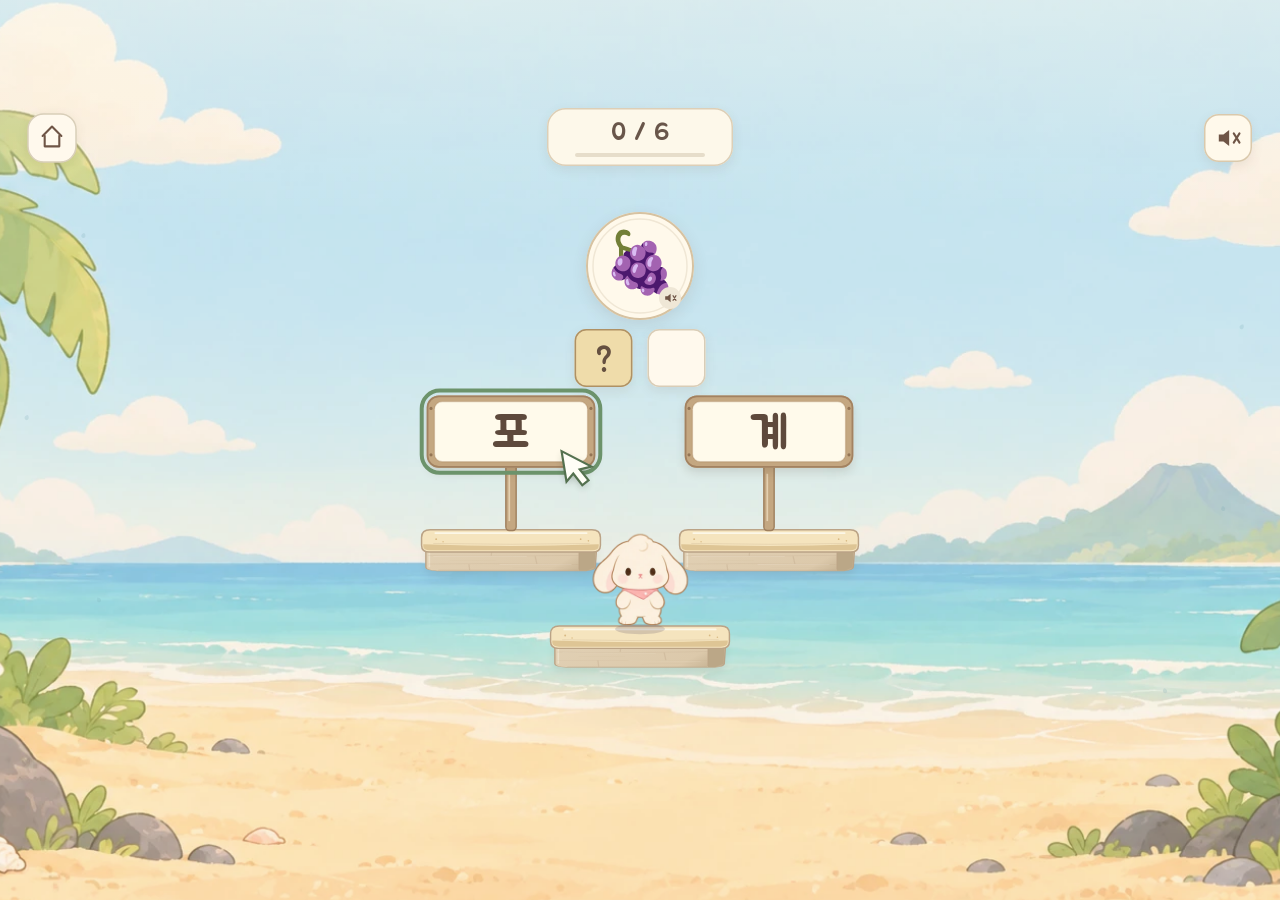
<file: previews/stairs/index.html>
<!DOCTYPE html>
<html lang="ko">
<head>


<meta charset="utf-8">
<meta http-equiv="Content-Security-Policy" content="default-src 'none'; script-src 'self'; style-src 'unsafe-inline'; img-src 'self'; font-src 'self'; connect-src 'none'; media-src 'none'; base-uri 'none'; form-action 'none'">
<meta name="viewport" content="width=device-width, initial-scale=1, maximum-scale=1, user-scalable=no">
<title>한글 계단 · 자동 플레이 미리보기</title>
<style>
  html,body{margin:0;padding:0;height:100%;overflow:hidden;background:#151a33;font-family:'Jua','Malgun Gothic','Apple SD Gothic Neo','Noto Sans KR',sans-serif;-webkit-tap-highlight-color:transparent;user-select:none;}
  #c{position:fixed;left:50%;top:50%;transform:translate(-50%,-50%);touch-action:none;background:#151a33;}
  .ov{position:fixed;inset:0;background:rgba(21,26,51,.72);z-index:9;display:none;align-items:center;justify-content:center;}
  .card{background:#fff;border-radius:28px;padding:30px 44px;min-width:420px;text-align:center;color:#2b2a3a;box-shadow:0 30px 60px rgba(0,0,0,.35)}
  .card h1{margin:0 0 4px;font-size:34px;font-weight:normal}
  .card .big{font-size:56px;line-height:1;color:#ffb347;margin:4px 0 0;letter-spacing:6px}
  .card .sub{font-size:18px;color:#8a879c;margin:8px 0 14px}
  .card button{font-family:inherit;font-size:22px;padding:12px 30px;border-radius:999px;border:0;background:#ff8a3d;color:#fff;cursor:pointer;box-shadow:0 8px 0 #d96a1f;margin:4px}
  .card button.alt{background:#8d7bd6;box-shadow:0 8px 0 #5f4fa8}
  .card button:active{transform:translateY(4px)}
@font-face{font-family:'Jua';src:url('assets/7a7b354e0ccf.woff') format('woff');font-weight:400;font-style:normal;font-display:block;}
@font-face{font-family:'Noto Sans KR';src:url('assets/470a7e5a9d49.woff') format('woff');font-weight:400;font-style:normal;font-display:block;}
@font-face{font-family:'Noto Color Emoji';src:url('assets/f72afadf81f6.woff') format('woff');font-weight:400;font-style:normal;font-display:block;}
/* v6 completion screen and document frame. */
html,body{background:#e7e8d8;color:#6f5546;font-family:'Jua','Noto Sans KR','Noto Color Emoji','Malgun Gothic','Apple SD Gothic Neo','DejaVu Sans',sans-serif;}
#c{background:#f5f1df;}
.ov{background:rgba(72,68,52,.46);backdrop-filter:blur(3px);-webkit-backdrop-filter:blur(3px);padding:20px;box-sizing:border-box;}
.card{box-sizing:border-box;min-width:0;width:min(520px,94vw);background:#fff9eb;border:2px solid #dfceb1;border-radius:30px;padding:34px 28px 30px;color:#6f5546;box-shadow:0 14px 42px rgba(74,59,39,.14);}
.card h1{font-family:inherit;font-size:clamp(27px,4vw,38px);font-weight:normal;color:#6f5546;margin:0 0 12px;line-height:1.2;}
.card .big{font-size:clamp(34px,7vw,54px);color:#d8b15f;letter-spacing:8px;line-height:1.2;}
.card .sub{font-size:clamp(15px,2.2vw,18px);line-height:1.55;color:#958167;margin:15px 0 23px;}
.card button{font-family:inherit;font-size:22px;padding:13px 25px;border:1.5px solid #719369;border-radius:18px;background:#84aa80;color:#fff9eb;cursor:pointer;box-shadow:0 5px 0 #678862;margin:6px;min-height:54px;}
.card button.alt{background:#f5ead3;border-color:#d4bea0;color:#7e674e;box-shadow:0 5px 0 #c8b38f;}
.card button:active{transform:translateY(3px);box-shadow:0 2px 0 #678862;}
.card button.alt:active{box-shadow:0 2px 0 #c8b38f;}
.card button:focus-visible{outline:3px solid #6f5546;outline-offset:6px;}
@media(max-height:480px){.card{padding:18px 24px;}.card h1{font-size:28px;margin-bottom:8px;}.card .big{font-size:36px;}.card .sub{margin:8px 0 10px;}.card button{padding:9px 22px;min-height:44px;}}

html,body{width:100%;height:100%;margin:0;overscroll-behavior:none;background:#eee9d7;}
#c{left:0;top:0;transform:none;display:block;}

#c{pointer-events:none;} .ov{display:none!important;}
</style>
</head>
<body>
<canvas id="c" aria-label="한글 계단 자동 시연: 그림을 보고 맞는 음절을 고르면 토끼가 계단을 올라갑니다."></canvas>
<div id="clear" class="ov"><div class="card"><h1 id="clTitle">완주!</h1><div class="big" id="clStars">★★★</div><div class="sub" id="clSub"></div><button id="nextPan">다음 단계</button><button id="toMap" class="alt">지도 보기</button></div></div>

<script src="engine.js"></script>
<script src="preview.js"></script>
</body>
</html>
</file>
<file: styles.css>
@font-face{font-family:Pretendard;src:url('assets/pretendard-variable.woff2') format('woff2');font-style:normal;font-weight:100 900;font-display:swap}
:root{--cream:#faf7f2;--paper:#fffdf8;--ink:#302b25;--muted:#77736b;--orange:#e16b21;--bright:#fb7c21;--teal:#278e7d;--forest:#304d40;--line:#e4dfd5;--mint:#eef3ec;--radius:24px}
*{box-sizing:border-box}html{scroll-behavior:smooth;scroll-padding-top:100px}body{margin:0;color:var(--ink);background:var(--cream);font-family:Pretendard,-apple-system,BlinkMacSystemFont,"Segoe UI","Noto Sans KR",sans-serif;font-size:16px;line-height:1.65;word-break:keep-all;overflow-wrap:break-word;-webkit-font-smoothing:antialiased}body.modal-open{overflow:hidden}a{color:inherit;text-decoration:none}button,input,textarea,select{font:inherit}button,a{-webkit-tap-highlight-color:transparent}button{cursor:pointer;color:inherit}button{border:0}button:disabled{cursor:default}button,a,input,select,textarea,summary{outline-offset:5px}button:focus-visible,a:focus-visible,input:focus-visible,select:focus-visible,textarea:focus-visible,summary:focus-visible,[tabindex]:focus-visible{outline:3px solid #268e7e}img{display:block;max-width:100%;height:auto}svg{width:24px;height:24px;fill:none;stroke:currentColor;stroke-width:1.8;stroke-linecap:round;stroke-linejoin:round;flex-shrink:0}h1,h2,h3,p,figure{margin:0}h1,h2,h3{font-weight:760;line-height:1.3;letter-spacing:-1.8px}h2{font-size:42px}h3{font-size:24px}p{letter-spacing:-.3px}::selection{background:#ffe1b8;color:var(--ink)}[hidden]{display:none!important}.container{width:min(1200px,calc(100% - 96px));margin-inline:auto}.section{padding:112px 0}.svg-defs{position:absolute;width:0;height:0;overflow:hidden}.eyebrow{font-size:12px;font-weight:750;letter-spacing:1.8px;color:var(--orange);margin-bottom:19px;display:flex;align-items:center;gap:9px}.color-orange{color:var(--orange)}.button{display:inline-flex;gap:16px;align-items:center;justify-content:center;min-height:56px;padding:16px 24px;border-radius:12px;font-size:15px;font-weight:700;line-height:1.4;transition:transform .2s,background .2s,box-shadow .2s}.button:hover{transform:translateY(-2px)}.button svg{width:19px;height:19px}.button-primary{background:var(--bright);color:#fff;box-shadow:0 5px 0 #d5631a}.button-primary:hover{background:#ed6d14;box-shadow:0 7px 0 #cc5c15}.button-dark{background:var(--forest);color:white}.button-dark:hover{background:#253e33;box-shadow:0 6px 18px #20352a17}.button-small{min-height:44px;padding:12px 17px;font-size:13px;border-radius:9px;gap:15px}.text-link{display:inline-flex;gap:12px;align-items:center;justify-content:center;padding:0;background:none;font-size:14px;font-weight:650;line-height:1.5}.text-link:hover{color:var(--orange)}.text-link svg{width:19px;height:19px;transition:transform .2s}.text-link:hover svg{transform:translateX(4px)}.skip-link{position:fixed;top:-60px;left:16px;z-index:100;background:white;padding:10px 20px;border-radius:8px}.skip-link:focus{top:12px}.mobile-only{display:none}
/* A quiet header lets the product take the stage. */
.site-header{position:sticky;top:0;z-index:30;background:#faf7f2ed;backdrop-filter:blur(16px);border-bottom:1px solid #e6e0d869}.header-inner{height:82px;display:flex;align-items:center;justify-content:space-between;gap:32px}.brand{display:inline-block;flex-shrink:0}.brand img{width:108px;height:auto;mix-blend-mode:darken}.desktop-nav{display:flex;gap:34px;margin-left:auto;margin-right:23px;font-size:14px;font-weight:600}.desktop-nav a{position:relative;padding:8px 0}.desktop-nav a:after{content:'';position:absolute;height:2px;left:0;right:100%;bottom:0;background:var(--orange);transition:right .2s}.desktop-nav a:hover:after,.desktop-nav a[aria-current]:after{right:0}.header-actions{display:flex;align-items:center;gap:14px}.menu-toggle{display:none;width:40px;height:40px;background:none;padding:9px}.menu-toggle span{display:block;height:2px;width:22px;background:var(--ink);margin:6px 0;transition:transform .2s}.menu-toggle[aria-expanded=true] span:first-child{transform:translateY(4px) rotate(45deg)}.menu-toggle[aria-expanded=true] span:last-child{transform:translateY(-4px) rotate(-45deg)}.mobile-nav{padding:10px 24px 22px;border-top:1px solid var(--line);background:var(--cream)}.mobile-nav a{display:block;padding:12px 2px;font-size:15px;font-weight:600}
/* Hero: original Glim character + actual product, composed as one scene. */
.hero{position:relative;overflow:hidden}.hero-grid{display:grid;grid-template-columns:1fr 1.05fr;align-items:center;gap:26px;padding-top:46px;padding-bottom:22px;min-height:625px}.hero-copy{position:relative;z-index:3;padding-bottom:19px}.hero-copy .eyebrow{font-size:13px;letter-spacing:.1px;color:#667b65;margin-bottom:28px}.little-spark{font-size:21px;color:var(--teal);line-height:1}.hero h1{font-size:clamp(42px,4.35vw,60px);line-height:1.35;letter-spacing:-2.8px;font-weight:780;white-space:nowrap}.play-word{position:relative;display:inline-block;color:var(--orange)}.play-word svg{position:absolute;left:-3px;bottom:-7px;width:105%;height:18px;stroke:#efbc58;stroke-width:3.5}.hero-description{font-size:17px;line-height:1.85;color:#77716a;margin-top:30px}.hero-buttons{display:flex;align-items:center;gap:29px;margin-top:33px}.hero-buttons .text-link{font-size:14px}.hero-note{display:flex;gap:13px;align-items:center;font-size:12px;color:#8c887e;margin-top:40px}.note-line{width:27px;height:1px;background:#bbb2a0}.hero-art{height:540px;position:relative;min-width:0;isolation:isolate}.hero-disc{position:absolute;width:480px;height:480px;max-width:90%;right:6px;top:12px;border-radius:50%;background:#f5e4c4}.orbit{position:absolute;width:500px;height:500px;max-width:94%;border:1px dashed #cebca070;border-radius:50%;top:0;right:-6px;transform:rotate(17deg)}.hero-tablet{position:absolute;top:135px;left:-8px;width:100%;z-index:2;padding:13px;background:#272d2d;border:2px solid #64645e;border-radius:25px;transform:rotate(-7deg);box-shadow:6px 18px 0 -2px #191f1d,10px 32px 34px #3b38262e}.hero-tablet img{border-radius:12px;width:100%}.tablet-camera{position:absolute;left:4px;top:50%;width:4px;height:4px;background:#4b5a57;border-radius:50%}.letter-float{position:absolute;z-index:3;width:85px;height:85px;border-radius:20px;display:grid;place-items:center;font-size:51px;font-weight:750;line-height:1;box-shadow:0 5px 0 #00000010;border:1px solid #ffffff90}.letter-ga{right:1px;top:47px;background:#b8dcd0;color:#356958;transform:rotate(12deg)}.letter-na{left:18px;bottom:35px;background:#ffcd88;color:#a95c22;transform:rotate(-11deg);width:67px;height:67px;font-size:42px;border-radius:17px}.hero-bear{position:absolute;right:-17px;bottom:-3px;width:174px;z-index:4;mix-blend-mode:normal;transform:rotate(5deg);filter:drop-shadow(0 9px 5px #71664410)}.hero-stamp{position:absolute;left:51px;top:68px;background:var(--paper);border:1px solid #e0d9c8;border-radius:100px;padding:11px 20px;font-size:13px;font-weight:650;transform:rotate(-6deg);z-index:3;box-shadow:0 5px 14px #52401b08}.stamp-dot{display:inline-block;width:8px;height:8px;border-radius:50%;background:var(--teal);margin-right:8px}.hero-spark{position:absolute;width:35px;height:35px;stroke:none;z-index:3}.spark-one{left:-10px;top:107px;color:var(--orange);transform:rotate(15deg)}.spark-two{right:-18px;bottom:223px;color:var(--teal);width:25px;height:25px}.hero-art-caption{position:absolute;bottom:24px;left:110px;font-size:12px;color:#8b877b;transform:rotate(-3deg)}.hero-bottom{border-top:1px solid var(--line);height:70px;display:flex;justify-content:space-between;align-items:center;color:#7c796d;font-size:10px;font-weight:600;letter-spacing:2px}.hero-bottom a{font-size:12px;letter-spacing:0;color:#8e897f;display:flex;align-items:center;gap:20px}.hero-bottom a span{font-size:19px}.hero-bottom-mark{font-size:24px;letter-spacing:-2px;color:#c3bcac;font-weight:800}
/* About */
.about-section{background:var(--paper)}.section-intro{display:grid;grid-template-columns:1fr 1fr;gap:85px;align-items:center}.about-intro>p{font-size:16px;color:#746e65;line-height:1.85}.principles{display:grid;grid-template-columns:repeat(3,1fr);margin-top:62px;border-top:1px solid var(--line);border-bottom:1px solid var(--line)}.principles article{position:relative;display:flex;gap:17px;padding:32px 22px 35px 0}.principles article+article{padding-left:26px;border-left:1px solid var(--line)}.principle-number{font-size:12px;font-weight:700;color:var(--orange);padding-top:4px}.principles h3{font-size:18px;letter-spacing:-.6px;margin-bottom:10px}.principles p{font-size:13px;line-height:1.75;color:#8a8175}.principle-doodle{position:absolute;width:29px;height:29px;right:20px;bottom:27px;color:#c1ae90;opacity:.75;stroke-width:2.3}
/* Three games, one changing product stage. */
.games-section{background:var(--mint)}.section-heading{margin-bottom:44px}.section-heading>p:not(.eyebrow){font-size:16px;color:var(--muted);margin-top:22px}.centered{text-align:center}.centered .eyebrow{justify-content:center}.games-section .eyebrow{color:#67846b}.game-tabs{display:flex;justify-content:center;gap:6px;margin:37px auto 34px;max-width:705px;border:1px solid #d6dfd0;padding:6px;border-radius:15px}.game-tab{flex:1;background:none;display:flex;justify-content:center;align-items:center;gap:12px;min-height:51px;border-radius:10px;font-size:15px;font-weight:650;color:#6b7968;transition:background .2s,color .2s,box-shadow .2s}.game-tab span{font-size:11px;font-weight:500;opacity:.6}.game-tab.active{background:var(--forest);color:white;box-shadow:0 4px 8px #2534260f}.game-tab:not(.active):hover{background:#dce7d8}.game-panel{display:grid;grid-template-columns:1.4fr 1fr;border-radius:28px;overflow:hidden;background:#fffdf8;min-height:452px;border:1px solid #dce3d5}.game-visual{padding:32px 36px 25px;position:relative;background:#e0eadb;display:flex;align-items:center;flex-direction:column;justify-content:center;transition:background .25s;min-width:0}.game-panel[data-theme=stairs] .game-visual{background:#dceef0}.game-panel[data-theme=break] .game-visual{background:#e6e1f0}.visual-note{font-size:13px;color:#63765a;align-self:flex-start;font-weight:600;margin-bottom:27px;display:flex;align-items:center;gap:10px}.visual-note:before{content:'';width:5px;height:5px;background:currentColor;border-radius:50%}.game-panel[data-theme=stairs] .visual-note{color:#497e88}.game-panel[data-theme=break] .visual-note{color:#7b6a93}.game-image-button{display:block;background:none;position:relative;padding:0;width:100%;border-radius:22px}.product-tablet{display:block;padding:10px;background:#2a302e;border:2px solid #626760;border-radius:22px;box-shadow:0 10px 0 -3px #101613,0 24px 24px -17px #142b2170;transition:transform .25s}.product-tablet img{width:100%;aspect-ratio:1.588;object-fit:cover;border-radius:11px}.game-image-button:hover .product-tablet{transform:translateY(-3px)}.expand-label{position:absolute;right:23px;bottom:23px;display:flex;align-items:center;gap:6px;background:#fffdf8f0;box-shadow:0 2px 10px #00000018;padding:7px 10px;border-radius:7px;font-size:10px;font-weight:600;opacity:0;transform:translateY(4px);transition:.2s}.expand-label svg{width:14px;height:14px}.game-image-button:hover .expand-label,.game-image-button:focus-visible .expand-label{opacity:1;transform:none}.visual-caption{font-size:10px;color:#84917e;margin-top:25px;letter-spacing:.1px}.game-description{padding:52px 45px 34px;position:relative;display:flex;flex-direction:column;align-items:flex-start}.game-kicker{font-size:12px;color:var(--teal);font-weight:650;margin-bottom:12px}.game-description h3{font-size:32px;letter-spacing:-1.4px}.game-description>p{font-size:15px;color:#7d786e;line-height:1.8;margin-top:18px}.game-description ul{margin:23px 0 30px;padding:0;list-style:none}.game-description li{font-size:13px;padding:5px 0;display:flex;gap:10px;align-items:center;color:#686e5e}.game-description li:before{content:'✓';font-size:13px;color:var(--teal);font-weight:700}.game-description>.text-link{font-size:13px;border-bottom:1px solid #c9c5b8;padding:0 0 4px;margin-top:auto}.game-counter{position:absolute;right:35px;bottom:34px;color:#b2ac9d;font-size:10px;letter-spacing:2px}.game-counter b{font-size:16px;color:#807c6e;margin-right:3px}
/* The learning sequence is a real, accessible interactive explanation. */
.learning-section{padding-block:126px}.learning-grid{display:grid;grid-template-columns:1fr 1fr;gap:108px;align-items:center}.section-description{font-size:16px;color:var(--muted);line-height:1.9;margin-top:24px}.learning-tabs{margin-top:29px}.learning-tab{width:100%;display:flex;text-align:left;gap:17px;align-items:center;background:none;padding:17px 14px 17px 0;border-bottom:1px solid var(--line);transition:background .2s}.step-circle{width:33px;height:33px;border:1px solid #d8d0c4;display:grid;place-items:center;border-radius:50%;font-size:13px;font-weight:650;color:#aaa294}.learning-tab.active .step-circle{background:var(--orange);border-color:var(--orange);color:white}.learning-tab b{font-size:17px;font-weight:700;display:block;letter-spacing:-.5px}.learning-tab small{display:block;font-size:12px;color:#938b80;margin-top:2px}.learning-tab svg{width:19px;height:19px;margin-left:auto;color:#b1aa9c}.learning-tab.active b,.learning-tab.active svg{color:var(--orange)}.learning-tab:hover{background:#f0e9df75}.learning-footnote{font-size:11px;color:#9b9387;margin-top:17px}.learning-demo{position:relative;align-self:stretch;min-height:560px;background:#fffdf8;border:1px solid #e1dccf;border-radius:140px 140px 26px 26px;padding:37px;display:flex;flex-direction:column;align-items:center;box-shadow:0 10px 0 #ede5d65e;overflow:hidden}.demo-topline{display:flex;align-items:center;justify-content:space-between;width:100%;padding:15px 12px 0;font-size:10px;color:#aaa291;letter-spacing:1px}.demo-tag{font-size:12px;font-weight:600;color:#92866e;letter-spacing:0}.apple-wrap{position:relative;width:170px;height:160px;margin-top:36px;display:grid;place-items:center}.apple-wrap svg{position:relative;width:126px;height:126px;z-index:1}.apple-halo{width:168px;height:155px;background:#fff0d4;border-radius:50%;position:absolute;left:0;top:6px;transform:rotate(-12deg)}.connector-dots{font-size:10px;line-height:8px;color:#d0b78c;margin:13px 0 22px}.word-stage{display:flex;align-items:center;justify-content:center;gap:12px;height:91px;width:100%;position:relative}.whole-word,.syllable-tile{height:83px;min-width:168px;padding:3px 33px;background:#fff9ef;border:2px solid #e8cda4;border-radius:17px;color:#775438;font-size:45px;font-weight:700;line-height:1.6;box-shadow:0 5px 0 #e9d4b5}.syllable-tile{min-width:82px;padding:3px 20px}.jamo-word{display:flex;gap:12px;align-items:center}.jamo-block{display:flex;gap:4px;align-items:center;padding:8px 8px 10px;border:2px solid #d1decd;background:#f2f7ef;border-radius:14px;height:83px;box-shadow:0 5px 0 #dbe5d6;color:#3f6c56;font-size:35px;font-weight:650;line-height:1}.jamo-block .stack{display:flex;flex-direction:column;align-items:center;justify-content:center;gap:2px;font-size:26px;line-height:1}.jamo-result{position:absolute;bottom:-25px;font-size:11px;color:#8a9a7d}.demo-bottom{margin-top:auto;padding-top:41px;text-align:center}.demo-bottom p{font-size:15px;font-weight:650;color:#746753}.demo-bottom>span{font-size:10px;color:#b1a89a;display:block;margin-top:11px}.demo-spark{width:25px;height:25px;position:absolute;right:65px;top:159px;color:#e5b66d;stroke:none}.learning-demo.changed .word-stage{animation:word-in .28s ease-out}@keyframes word-in{from{opacity:.35;transform:translateY(7px)}to{opacity:1;transform:translateY(0)}}
/* School and home */
.together-section{background:#f1ede5}.together-section .section-heading{display:flex;flex-wrap:wrap;justify-content:space-between;align-items:flex-end;gap:0 60px}.together-section .section-heading .eyebrow{width:100%}.together-section .section-heading>p:not(.eyebrow){max-width:360px;margin-bottom:6px;line-height:1.85}.support-grid{display:grid;grid-template-columns:1fr 1fr;gap:26px}.support-card{position:relative;border-radius:23px;background:var(--paper);overflow:hidden;display:flex;flex-direction:column;align-items:center;padding-bottom:22px;border:1px solid #e5dfd3}.support-card-copy{padding:35px 38px 27px;width:100%}.small-label{font-size:11px;color:#8d7d64;font-weight:650;display:flex;align-items:center;gap:9px;margin-bottom:20px}.small-label em{font-size:9px;font-style:normal;font-weight:500;border:1px solid #dcd5c7;border-radius:5px;padding:2px 5px;white-space:nowrap;color:#948c7c}.support-card h3{font-size:29px;letter-spacing:-1.2px;line-height:1.4}.support-card p{font-size:14px;color:#91887c;margin-top:16px;line-height:1.8}.support-card>img{width:85%;margin-top:auto;mix-blend-mode:multiply}.report-card>img{width:76%;padding-top:2px}.support-caption{font-size:10px;color:#a99e8d;margin-top:17px}.together-note{display:flex;gap:10px;align-items:center;margin-top:26px;padding:20px 0;border-bottom:1px solid #dcd5c8;font-size:12px;color:#8c8270}.teal-dot{width:6px;height:6px;border-radius:50%;background:var(--teal);flex-shrink:0}.together-note .text-link{margin-left:auto;font-size:12px;color:var(--ink);white-space:nowrap}
/* A documentary field note, using the supplied photographs. */
.field-section{padding-top:128px;padding-bottom:137px}.field-grid{display:grid;grid-template-columns:1fr 1fr;gap:85px;align-items:center}.field-photos{position:relative;min-height:398px;padding-right:44px;padding-top:16px}.field-main{overflow:hidden;border-radius:13px;transform:rotate(-4deg);border:8px solid white;box-shadow:0 10px 20px #7c61430f;width:100%}.field-main img{width:100%;aspect-ratio:1.55;object-fit:cover}.field-small{position:absolute;width:53%;right:0;bottom:5px;border:7px solid white;border-radius:10px;overflow:hidden;transform:rotate(6deg);box-shadow:0 10px 20px #7c614318}.field-small img{width:100%;aspect-ratio:1.53;object-fit:cover}.field-photo-note{position:absolute;left:10px;bottom:24px;transform:rotate(-5deg);font-size:13px;color:#9f8b6b;letter-spacing:-.5px}.field-spark{position:absolute;width:44px;height:44px;stroke:none;top:-14px;right:35px;color:var(--orange);transform:rotate(14deg)}.field-copy h2{font-size:35px;line-height:1.4}.field-copy>p:not(.eyebrow):not(.field-source){font-size:15px;color:#8a8276;line-height:1.9;margin-top:25px}.field-values{display:flex;gap:9px;flex-wrap:wrap;margin-top:26px}.field-values span{border-bottom:1px solid #ccc3b5;padding-bottom:5px;color:#756c5d;font-size:11px;white-space:nowrap}.field-copy .field-source{font-size:10px;color:#a69d8e;margin-top:22px}
/* FAQ */
.faq-section{background:var(--paper);border-top:1px solid #ece6dc}.faq-grid{display:grid;grid-template-columns:.8fr 1.4fr;gap:80px}.faq-intro h2{font-size:35px}.faq-intro>p:not(.eyebrow){font-size:15px;color:#8a8275;margin-top:20px;line-height:1.8}.faq-intro .text-link{font-size:12px;margin-top:28px;color:#8d795a}.faq-list{border-top:1px solid #d7cfbf}.faq-list details{border-bottom:1px solid #e3dbcc}.faq-list summary{cursor:pointer;display:flex;align-items:center;justify-content:space-between;gap:25px;list-style:none;padding:24px 0;font-size:15px;font-weight:600}.faq-list summary::-webkit-details-marker{display:none}.faq-list summary svg{width:18px;height:18px;flex-shrink:0;color:#9e9482;transition:transform .2s}.faq-list details[open] summary{color:var(--orange)}.faq-list details[open] summary svg{transform:rotate(45deg);color:var(--orange)}.faq-answer{padding:0 34px 26px 0;font-size:13px;line-height:1.95;color:#8d8273;animation:word-in .2s}
/* Last invitation */
.contact-section{padding:85px 0;background:var(--paper)}.contact-band{position:relative;overflow:hidden;background:#f5dec0;border-radius:28px;padding:66px 40px;text-align:center}.contact-band .eyebrow{justify-content:center;color:#a47748;font-size:10px}.contact-band h2{font-size:38px;line-height:1.45;color:#53412e}.contact-band>p:not(.eyebrow){color:#9c7b55;font-size:14px;margin-top:20px}.contact-band>.button{margin-top:29px;position:relative;z-index:2;min-width:220px}.contact-mail{position:absolute;bottom:-28px;font-size:10px;color:#9a7a58;left:0;right:0;font-weight:400;letter-spacing:.4px}.contact-art{position:absolute;inset:0;pointer-events:none}.contact-art span{position:absolute;display:grid;place-items:center;width:96px;height:96px;font-size:57px;font-weight:650;border:1px solid #e7c497;border-radius:22px;color:#ba945f;background:#f9e8cd;opacity:.75}.contact-art span:first-child{top:80px;left:10%;transform:rotate(-13deg)}.contact-art span:nth-child(2){right:8%;bottom:66px;transform:rotate(16deg);background:#a7c8b4;border-color:#9abca7;color:#628370;width:86px;height:86px}.contact-art svg{width:38px;height:38px;color:#e8b36b;stroke:none;position:absolute;top:58px;right:16%}.site-footer{background:var(--cream);padding-top:56px}.footer-main{display:flex;gap:50px;align-items:center;padding-bottom:40px}.footer-brand .brand img{width:100px}.footer-brand p{font-size:11px;color:#a29a8c;margin-top:11px}.footer-contact{display:flex;flex-direction:column;gap:8px;font-size:12px;color:#978c7b;margin-left:auto}.footer-contact a{font-size:12px;color:#6c655a}.footer-contact a:hover{color:var(--orange)}.footer-contact a span{margin-left:12px}.footer-main nav{display:flex;gap:22px;align-self:flex-start;padding-top:10px;margin-left:22px;font-size:11px;color:#807563}.footer-main nav button{background:none;padding:0;font-size:11px;color:inherit}.footer-bottom{border-top:1px solid var(--line);display:flex;align-items:center;justify-content:space-between;padding-block:20px;font-size:9px;color:#a99e8e;letter-spacing:.2px}.footer-bottom a{display:flex;align-items:center;gap:14px;font-size:11px;color:#8e816b}.footer-bottom a span{font-size:18px}
/* Native dialogs provide focus containment and Escape behavior. */
dialog{padding:0;border:1px solid #dfd6c8;border-radius:22px;max-width:min(520px,calc(100% - 32px));width:520px;background:var(--paper);color:var(--ink);box-shadow:0 24px 80px #1c221f45;max-height:calc(100dvh - 36px)}dialog::backdrop{background:#26382d66;backdrop-filter:blur(5px)}dialog[open]{animation:dialog-in .2s ease-out}@keyframes dialog-in{from{opacity:0;transform:translateY(10px)}to{opacity:1;transform:translateY(0)}}.dialog-inner{padding:33px 34px 25px;position:relative}.dialog-close{position:absolute;right:17px;top:17px;width:33px;height:33px;border-radius:50%;background:#efede5;display:grid;place-items:center;z-index:3;color:#7e796c}.dialog-close svg{width:17px;height:17px}.dialog-close:hover{background:#e4dfd1}.dialog-eyebrow{font-size:10px;letter-spacing:1.7px;font-weight:700;color:var(--orange)}.dialog-inner h2{font-size:31px;letter-spacing:-1.4px;line-height:1.4;margin-top:10px}.dialog-description{font-size:12px;color:#938675;line-height:1.8;margin-top:12px}.dialog-inner form{margin-top:20px}.dialog-inner label{display:flex;justify-content:space-between;font-size:12px;font-weight:650;margin:13px 0 7px;color:#73644e}.dialog-inner label span{font-weight:400;font-size:10px;color:#ada18e}.dialog-inner input,.dialog-inner textarea,.dialog-inner select{display:block;width:100%;border:1px solid #ded4c3;border-radius:9px;background:#fffcf6;min-height:43px;padding:10px 12px;font-size:12px;color:#4e4538}.dialog-inner textarea{resize:vertical;line-height:1.8;min-height:100px;max-height:200px}.dialog-inner input::placeholder,.dialog-inner textarea::placeholder{color:#b1a28d}.form-note{font-size:10px;color:#a69883;margin-top:12px;line-height:1.8}.submit-contact{width:100%;font-size:13px;min-height:48px;margin-top:16px;padding-block:13px;box-shadow:none}.direct-email{display:flex;justify-content:center;gap:12px;align-items:center;margin-top:19px;font-size:11px;color:#95856e}.direct-email button{background:none;padding:3px 0;font-size:10px;color:var(--teal);border-bottom:1px solid #b4d6c9}.contact-status{font-size:11px;color:var(--teal);text-align:center;min-height:18px;margin-top:8px}.image-dialog{width:min(1040px,calc(100% - 40px));max-width:1040px;border-radius:19px}.lightbox-inner{position:relative;padding:22px}.lightbox-inner>img{width:100%;max-height:71vh;object-fit:contain;border-radius:10px}.lightbox-inner .dialog-close{background:#fffdf8ec;box-shadow:0 2px 8px #0002;top:32px;right:32px}.lightbox-caption{display:flex;align-items:center;justify-content:space-between;padding:18px 4px 0;gap:20px}.lightbox-caption h2{font-size:18px;letter-spacing:-.6px}.lightbox-caption p{font-size:11px;color:#978c79}
/* Responsive adjustments keep the narrative and controls intact. */
@media(min-width:1500px){.hero-grid{min-height:681px;padding-top:56px;padding-bottom:42px}.hero-art{height:550px}.hero h1{font-size:61px}}
@media(max-width:1150px){.container{width:calc(100% - 64px)}.desktop-nav{gap:23px;margin-right:6px}.hero-grid{min-height:590px;gap:25px}.hero h1{font-size:47px;letter-spacing:-2.2px}.hero-description{font-size:15px}.hero-buttons{gap:20px}.hero-buttons .button{font-size:13px;padding-inline:18px}.hero-buttons .text-link{font-size:12px}.hero-art{height:475px}.hero-disc{width:400px;height:400px;top:20px}.orbit{width:420px;height:420px;top:9px}.hero-tablet{top:126px;border-radius:21px;padding:10px}.hero-tablet img{border-radius:9px}.hero-bear{width:152px;bottom:1px;right:-10px}.hero-art-caption{font-size:10px;left:85px;bottom:19px}.hero-stamp{left:24px;top:65px;font-size:11px;padding:10px 16px}.letter-ga{width:71px;height:71px;font-size:43px;top:54px}.letter-na{width:59px;height:59px;font-size:35px;left:9px;bottom:26px}.hero-note{font-size:10px}.hero .spark-two{right:-11px;bottom:192px}.principles article{gap:10px}.principles article+article{padding-left:20px}.principles h3{font-size:16px}.principles p{font-size:12px}.principle-doodle{display:none}.game-description{padding:40px 28px 32px}.game-description h3{font-size:28px}.game-description>p{font-size:13px}.game-description li{font-size:12px}.game-visual{padding:25px}.game-panel{min-height:417px}.learning-grid{gap:68px}.learning-demo{min-height:543px;padding:29px}.field-grid{gap:58px}.field-copy h2{font-size:31px}.field-photos{min-height:355px}.field-copy>p:not(.eyebrow):not(.field-source){font-size:13px}.support-card-copy{padding:30px}.support-card h3{font-size:26px}.support-card p{font-size:13px}.faq-grid{gap:60px}.footer-main{gap:20px}.footer-main nav{gap:16px}.contact-art span:first-child{left:7%}.contact-art span:nth-child(2){right:6%}}
@media(max-width:900px){.header-inner{height:73px;gap:20px}.brand img{width:93px}.desktop-nav{gap:19px;font-size:12px;margin-right:0}.header-actions .button-small{font-size:11px;padding-inline:13px;gap:10px}.hero h1{font-size:39px;letter-spacing:-1.8px}.hero-copy .eyebrow{font-size:11px;gap:6px;margin-bottom:22px}.hero-description{font-size:13px;margin-top:25px}.hero-buttons{flex-wrap:wrap;gap:23px;margin-top:25px}.hero-note{margin-top:29px;gap:8px}.hero-grid{gap:20px;min-height:525px;padding-top:24px}.hero-art{height:420px}.hero-disc{height:340px;width:340px;top:27px}.orbit{height:355px;width:355px;top:19px}.hero-tablet{top:135px;padding:8px;border-radius:18px;box-shadow:4px 12px 0 -2px #191f1d,6px 24px 24px #3b38262e}.hero-tablet img{border-radius:7px}.hero-stamp{left:10px;top:83px;font-size:9px;padding:8px 12px}.letter-ga{width:57px;height:57px;font-size:33px;top:76px;border-radius:14px}.letter-na{width:48px;height:48px;font-size:28px;left:8px;bottom:28px;border-radius:11px}.hero-bear{width:128px;bottom:0}.hero-art-caption{left:63px;bottom:19px;font-size:8px}.spark-one{left:-10px;top:109px;width:24px;height:24px}.spark-two{display:none}.section{padding-block:85px}h2{font-size:35px}.section-intro{gap:50px}.about-intro>p{font-size:14px}.principles{margin-top:42px}.principles article{display:block;padding:25px 18px 25px 0}.principles article+article{padding-left:20px}.principle-number{display:block;margin-bottom:13px}.principles h3{font-size:15px}.principles p{font-size:11px}.game-panel{grid-template-columns:1.3fr 1fr;min-height:375px}.game-visual{padding:20px}.visual-note{font-size:11px}.product-tablet{padding:7px;border-radius:17px}.product-tablet img{border-radius:8px}.game-description{padding:29px 22px}.game-description h3{font-size:25px}.game-description>p{font-size:12px}.game-description li{font-size:11px}.game-description ul{margin:16px 0 23px}.game-description>.text-link{font-size:11px}.game-counter{right:23px;bottom:30px}.game-counter b{font-size:13px}.game-kicker{font-size:10px}.learning-grid{gap:38px}.learning-demo{min-height:525px;border-radius:100px 100px 20px 20px}.section-description{font-size:14px}.learning-tab{gap:13px}.learning-tab b{font-size:15px}.learning-tab small{font-size:11px}.learning-footnote{font-size:9px}.demo-bottom p{font-size:13px}.demo-bottom>span{font-size:9px}.learning-copy h2{font-size:32px}.together-section .section-heading>p:not(.eyebrow){max-width:290px;font-size:14px}.support-grid{gap:20px}.support-card-copy{padding:27px 25px 25px}.support-card h3{font-size:25px}.support-card p{font-size:12px}.small-label{font-size:10px;gap:6px}.small-label em{font-size:8px}.together-note{font-size:11px}.together-note .text-link{font-size:11px}.field-grid{gap:40px}.field-copy h2{font-size:27px}.field-copy .eyebrow{font-size:10px}.field-photos{min-height:330px;padding-right:25px}.field-small{bottom:30px}.field-photo-note{font-size:10px;bottom:35px}.field-values{gap:7px;margin-top:20px}.field-values span{font-size:9px}.field-copy .field-source{font-size:8px}.faq-grid{gap:35px;grid-template-columns:.85fr 1.4fr}.faq-intro h2{font-size:29px}.faq-intro .eyebrow{font-size:9px}.faq-list summary{font-size:13px;gap:15px}.faq-answer{font-size:12px}.footer-main{flex-wrap:wrap}.footer-main nav{margin-left:auto;gap:16px}.footer-brand{margin-right:20px}.footer-contact{margin-left:auto}.contact-band h2{font-size:33px}.contact-band>p:not(.eyebrow){font-size:12px}.contact-art span{width:72px;height:72px;font-size:43px}.contact-art span:first-child{left:4%;top:76px}.contact-art span:nth-child(2){right:3%;bottom:76px;width:65px;height:65px;font-size:39px}}
@media(max-width:700px){html{scroll-padding-top:84px}.container{width:calc(100% - 40px)}.section{padding:74px 0}.header-inner{height:67px;gap:16px}.brand img{width:88px}.desktop-nav{display:none}.menu-toggle{display:block}.header-actions{gap:9px}.header-actions .button-small{min-height:36px;padding:9px 12px;font-size:10px;gap:8px}.header-actions .button-small svg{width:14px;height:14px}.hero-grid{grid-template-columns:1fr;gap:0;padding-top:42px;padding-bottom:0;min-height:0}.hero-copy{text-align:center;padding-bottom:0}.hero-copy .eyebrow{justify-content:center;font-size:11px;margin-bottom:19px}.hero h1{font-size:clamp(36px,8vw,51px);letter-spacing:-1.9px;line-height:1.35;white-space:normal}.play-word svg{bottom:-8px;height:15px}.hero-description{font-size:13px;margin-top:22px;line-height:1.85}.hero-buttons{justify-content:center;gap:23px;margin-top:25px;flex-wrap:nowrap}.hero-buttons .button{font-size:12px;min-height:49px;padding:13px 16px;border-radius:10px;gap:12px}.hero-buttons .button svg{width:16px;height:16px}.hero-buttons .text-link{font-size:11px;gap:7px}.hero-note{display:none}.hero-art{max-width:500px;width:100%;height:420px;margin:19px auto 0}.hero-disc{width:320px;height:320px;max-width:91%;right:8%;top:42px}.orbit{width:340px;height:340px;right:6%;top:32px}.hero-tablet{width:87%;left:5%;top:124px;transform:rotate(-7deg);border-radius:18px;padding:8px}.hero-tablet img{border-radius:8px}.hero-bear{width:130px;right:0;bottom:-4px}.letter-ga{right:4%;top:53px;z-index:3;width:64px;height:64px;font-size:38px}.letter-na{left:5%;bottom:16px;width:52px;height:52px;font-size:31px}.hero-stamp{left:10%;top:64px;font-size:10px;padding:9px 12px}.spark-one{left:2%;top:91px;width:24px;height:24px}.hero-art-caption{bottom:15px;left:24%;font-size:8px}.hero-bottom{height:59px;margin-top:15px;font-size:8px;letter-spacing:1.7px}.hero-bottom a{font-size:10px;gap:10px}.hero-bottom-mark{display:none}.hero-bottom a span{font-size:17px}h2{font-size:31px;letter-spacing:-1.3px;line-height:1.4}.eyebrow{font-size:10px;margin-bottom:14px;letter-spacing:1.5px}.section-intro{grid-template-columns:1fr;gap:24px}.about-intro>p{font-size:13px;line-height:1.9}.principles{grid-template-columns:1fr;margin-top:33px;border-bottom:0}.principles article,.principles article+article{display:flex;gap:17px;padding:23px 0;border-left:0;border-bottom:1px solid var(--line)}.principle-number{padding-top:3px;font-size:11px;margin:0}.principles h3{font-size:16px;margin-bottom:6px}.principles p{font-size:12px}.principles p br{display:none}.principle-doodle{display:block;width:25px;height:25px;right:1px;bottom:42px;opacity:.8}.principles article>div{padding-right:25px}.section-heading{margin-bottom:30px}.section-heading>p:not(.eyebrow){font-size:13px;margin-top:16px}.game-tabs{gap:3px;padding:4px;border-radius:12px;margin:26px 0 22px}.game-tab{font-size:12px;gap:5px;min-height:45px;border-radius:8px;white-space:nowrap}.game-tab span{font-size:9px}.game-panel{grid-template-columns:1fr;border-radius:19px;min-height:0}.game-visual{padding:23px 25px 20px}.visual-note{font-size:10px;margin-bottom:18px}.product-tablet{padding:8px;border-radius:17px;box-shadow:0 7px 0 -2px #101613,0 18px 24px -14px #142b2170}.visual-caption{margin-top:20px;font-size:8px}.expand-label{opacity:1;transform:none;font-size:9px;bottom:18px;right:18px;padding:5px 8px}.expand-label svg{width:12px;height:12px}.game-description{padding:28px 27px 31px}.game-kicker{font-size:10px;margin-bottom:7px}.game-description h3{font-size:29px}.game-description>p{font-size:13px;margin-top:15px}.game-description ul{margin:17px 0 25px}.game-description li{font-size:12px;padding:4px 0}.game-description>.text-link{font-size:12px}.game-counter{right:27px;bottom:34px;font-size:9px}.game-counter b{font-size:15px}.learning-grid{grid-template-columns:1fr;gap:29px}.learning-copy h2{font-size:31px}.section-description{font-size:13px;margin-top:19px}.learning-tabs{display:flex;gap:6px;margin-top:25px}.learning-tab{padding:13px 6px;border:1px solid var(--line);border-radius:11px;justify-content:center;gap:8px}.learning-tab.active{background:#fff4e3;border-color:#eac18b}.learning-tab small,.learning-tab svg{display:none}.learning-tab b{font-size:13px}.step-circle{height:24px;width:24px;font-size:10px}.learning-footnote{font-size:9px;margin-top:14px}.learning-demo{min-height:485px;border-radius:95px 95px 22px 22px;padding:24px 27px}.demo-topline{padding:14px 16px 0}.apple-wrap{margin-top:24px;width:149px;height:140px}.apple-halo{width:147px;height:138px}.apple-wrap svg{width:110px;height:110px}.demo-spark{top:130px;right:65px;width:21px;height:21px}.connector-dots{margin:12px 0 18px}.word-stage{height:80px}.whole-word,.syllable-tile{height:75px;font-size:40px;min-width:155px}.syllable-tile{min-width:76px}.jamo-block{height:75px;font-size:32px}.jamo-block .stack{font-size:24px}.demo-bottom{padding-top:28px}.demo-bottom p{font-size:13px}.demo-bottom>span{font-size:9px}.together-section .section-heading{display:block}.together-section .section-heading>p:not(.eyebrow){font-size:13px;max-width:100%;margin-top:20px}.support-grid{grid-template-columns:1fr;gap:22px}.support-card{padding-bottom:22px;border-radius:19px}.support-card-copy{padding:27px 26px 21px}.small-label{font-size:10px;margin-bottom:16px}.small-label em{font-size:8px}.support-card h3{font-size:27px;line-height:1.4}.support-card p{font-size:12px}.support-card>img{width:88%}.report-card>img{width:78%}.support-caption{font-size:9px;margin-top:14px}.together-note{flex-wrap:wrap;gap:7px 9px;align-items:flex-start;font-size:11px;padding:14px 0 18px}.together-note .teal-dot{margin-top:6px}.together-note p{width:calc(100% - 20px)}.together-note .text-link{margin:7px 0 0 15px;font-size:11px}.field-grid{display:flex;flex-direction:column-reverse;gap:29px;align-items:stretch}.field-copy h2{font-size:30px}.field-copy>p:not(.eyebrow):not(.field-source){font-size:13px;margin-top:19px;line-height:1.95}.field-values{gap:12px}.field-values span{font-size:10px}.field-copy .field-source{font-size:9px;margin-top:16px}.field-photos{max-width:470px;width:100%;margin:5px auto 0;min-height:325px;padding-top:14px;padding-right:35px}.field-main{border-width:6px}.field-main img{aspect-ratio:1.65}.field-small{width:50%;bottom:7px;border-width:5px}.field-photo-note{bottom:17px;left:8px;font-size:10px}.field-spark{right:22px;top:-5px;width:34px;height:34px}.faq-grid{grid-template-columns:1fr;gap:27px}.faq-intro h2{font-size:31px}.faq-intro .eyebrow{font-size:9px}.faq-intro>p:not(.eyebrow){font-size:13px;margin-top:17px}.faq-intro>p:not(.eyebrow) br{display:none}.faq-intro .text-link{margin-top:15px;font-size:11px}.faq-list summary{padding:21px 0;font-size:13px;gap:18px}.faq-answer{font-size:12px;padding:0 20px 23px 0}.contact-section{padding:16px 0 58px}.contact-band{padding:53px 20px 65px;border-radius:21px}.contact-band .eyebrow{font-size:8px;letter-spacing:1.4px}.contact-band h2{font-size:29px;position:relative;z-index:1}.contact-band>p:not(.eyebrow){font-size:12px;line-height:1.9;margin-top:17px;position:relative;z-index:1}.contact-band>.button{font-size:12px;min-height:50px;padding:14px 18px;min-width:196px;margin-top:24px}.contact-band>.button svg{width:17px;height:17px}.contact-mail{font-size:9px}.contact-art span:first-child{left:-21px;top:47px;width:57px;height:57px;font-size:32px;opacity:.4}.contact-art span:nth-child(2){right:-19px;bottom:68px;width:54px;height:54px;font-size:31px;opacity:.5}.contact-art svg{width:25px;height:25px;top:20px;right:28px}.site-footer{padding-top:35px}.footer-main{display:grid;grid-template-columns:1fr 1fr;gap:24px 15px;align-items:flex-start;padding-bottom:27px}.footer-brand{margin:0}.footer-brand .brand img{width:86px}.footer-brand p{font-size:9px;margin-top:7px}.footer-contact{font-size:9px;padding-top:8px;gap:5px;align-items:flex-start;margin:0 0 0 auto}.footer-contact a{font-size:9px;white-space:nowrap}.footer-contact a span{margin-left:2px}.footer-main nav{grid-column:1/-1;margin:0;padding:0;font-size:10px;gap:24px}.footer-main nav button{font-size:10px}.footer-bottom{font-size:8px;gap:15px;padding-block:14px}.footer-bottom>span:nth-child(2){display:none}.footer-bottom a{font-size:9px;gap:8px}.footer-bottom a span{font-size:16px}.desktop-only{display:none}.mobile-only{display:initial}.dialog-inner{padding:27px 24px 18px}.dialog-inner h2{font-size:28px}.dialog-description{font-size:11px}.dialog-inner form{margin-top:15px}.dialog-inner label{margin-top:11px}.dialog-inner textarea{min-height:90px}.direct-email{gap:10px;font-size:10px}.image-dialog{max-width:calc(100% - 24px);width:100%}.lightbox-inner{padding:12px}.lightbox-inner .dialog-close{right:18px;top:18px;width:29px;height:29px}.lightbox-caption{display:block;padding:13px 2px 2px}.lightbox-caption h2{font-size:17px}.lightbox-caption p{margin-top:5px;font-size:10px}}
@media(max-width:380px){.container{width:calc(100% - 32px)}.hero-grid{padding-top:35px}.hero h1{font-size:35px;letter-spacing:-1.6px}.hero-description{font-size:12px}.hero-buttons{gap:16px}.hero-buttons .button{font-size:11px;gap:9px;padding-inline:14px}.hero-buttons .text-link{font-size:10px}.hero-art{height:374px;margin-top:14px}.hero-disc{width:280px;height:280px;top:37px;right:4%}.orbit{width:295px;height:295px;top:30px;right:2%}.hero-tablet{top:117px;left:4%;width:89%}.hero-bear{width:114px}.letter-ga{top:57px;width:55px;height:55px;font-size:31px}.letter-na{bottom:13px;width:45px;height:45px;font-size:27px}.hero-art-caption{font-size:7px;left:22%;bottom:11px}.hero-stamp{font-size:9px;left:6%;top:64px;padding:8px 11px}.hero-bottom{font-size:7px}.hero-bottom a{font-size:9px}h2,.learning-copy h2{font-size:28px}.game-tab{font-size:10px;gap:4px}.game-tab span{font-size:8px}.game-visual{padding-inline:19px}.field-copy h2{font-size:27px}.field-photos{min-height:284px}.faq-list summary{font-size:12px}.small-label{font-size:9px}.contact-band h2{font-size:26px}.contact-band>p:not(.eyebrow){font-size:11px}.footer-main{grid-template-columns:1fr}.footer-contact{margin:0;padding:0;font-size:10px}.footer-contact a{font-size:10px}.direct-email{font-size:9px}}
@media(prefers-reduced-motion:reduce){html{scroll-behavior:auto}*,*::before,*::after{animation:none!important;transition:none!important}.button:hover{transform:none}}
@media print{.site-header,.hero-buttons,.hero-bottom,.contact-section,.site-footer,dialog,.text-link,.game-tabs{display:none!important}.section{padding:30px 0}.container{width:100%}.hero-grid{padding-top:0}.game-panel,.support-card,.learning-demo{break-inside:avoid}body{font-size:12px}.hero h1{font-size:36px}.field-section,.faq-section{break-before:page}}

@media(max-width:700px){.dialog-inner input,.dialog-inner textarea,.dialog-inner select{font-size:16px;min-height:44px}.hero-description{font-size:14px}.about-intro>p,.section-description,.field-copy>p:not(.eyebrow):not(.field-source){font-size:14px}.faq-answer{font-size:13px}.hero-buttons .text-link{min-height:44px}}

/* Keep supporting Korean copy legible on the warm backgrounds. */
.hero-description,.section-heading>p:not(.eyebrow),.about-intro>p,.section-description,.game-description>p,.support-card p,.field-copy>p:not(.eyebrow):not(.field-source),.faq-intro>p:not(.eyebrow),.faq-answer{color:#716b61}.button-primary{color:#402a1b}.form-note,.dialog-description{color:#7b705e}.contact-band>p:not(.eyebrow){color:#806441}.small-label{color:#796b55}
</file>
<file: brand-playful.css>
/* Warm Glim brand: clear type, product-led hero, and evidence from classrooms. */
:root{--ink:#302b25;--orange:#df621c;--bright:#f47b24;--teal:#278e7d;--forest:#a64a20;--mint:#fff2df;--line:#e7ded1}
body{font-weight:500}p{font-weight:500}h1,h2,h3{font-weight:820}h2{line-height:1.35}.eyebrow{font-weight:800}.desktop-nav{font-weight:720;font-size:14px;gap:28px}.button{font-weight:750}.button-primary{background:var(--bright);color:#fff;box-shadow:0 4px 0 #cc5b18}.button-primary:hover{background:#e96a17}.button-dark{background:#da641e}.button-dark:hover{background:#c55516}.text-link{font-weight:700}.brand img{width:116px}.site-header{border-bottom:1px solid #e9e0d5;background:#faf7f2f5}.sr-only{position:absolute!important;width:1px!important;height:1px!important;padding:0!important;margin:-1px!important;overflow:hidden!important;clip:rect(0,0,0,0)!important;white-space:nowrap!important;border:0!important}
/* Two real devices, without a surrounding card, mascot or decorations. */
.hero{background:#faf7f2}.hero-grid{grid-template-columns:.95fr 1.12fr;gap:18px;min-height:640px;padding:50px 0 30px}.hero h1{font-size:57px;font-weight:850;line-height:1.35;letter-spacing:-2.5px}.hero-copy .eyebrow{font-size:13px;font-weight:750;color:#b86536;letter-spacing:.3px;margin-bottom:26px}.hero-description{font-size:17px;font-weight:550;color:#756c62!important;line-height:1.9}.hero-buttons .button{font-size:15px}.hero-buttons .text-link{font-size:14px}.hero-note{font-size:12px;font-weight:550;color:#918679}.hero-art-devices{height:auto;aspect-ratio:1448/1086;max-width:none;width:112%;margin-left:-4%;isolation:auto}.hero-devices{width:100%;height:auto;max-width:none;object-fit:contain}.hero-bottom{height:62px;border-color:#e8dfd3;color:#9b8d7d}.hero-bottom a{color:#897b6c;font-size:12px;font-weight:550}.about-intro>p{font-size:16px;font-weight:520}.principles h3{font-weight:780;font-size:19px}.principles p{font-size:14px;font-weight:500;color:#7c7264}.principle-number{font-weight:800}.principle-doodle{color:#b9a17c}.section-heading>p:not(.eyebrow){font-size:16px;font-weight:520}
/* The game is the product stage; no poster or playback toolbar. */
.games-section{background:#fff2df;padding-bottom:110px}.games-section .eyebrow{color:#bc6d32}.games-section h2{font-size:43px;font-weight:830}.game-tabs{border:1px solid #e9d3b7;border-radius:14px;background:#fff9f0;padding:6px;max-width:720px;margin-bottom:36px}.game-tab{font-size:15px;font-weight:750;color:#8b7560;min-height:54px;gap:12px}.game-tab span{font-size:11px;font-weight:650;opacity:.65}.game-tab.active{background:#e57628;box-shadow:0 3px 0 #bf5c1a}.game-tab.active span{opacity:.75;color:#fff7e9}.game-tab:not(.active):hover{background:#f9e5cb}.game-panel{display:block;max-width:930px;margin-inline:auto;background:transparent;border:0;border-radius:0;overflow:visible;min-height:0;position:relative}.live-tablet{position:relative;padding:13px 17px;border-radius:27px;border:2px solid #514f4a;background:#252624;box-shadow:0 8px 0 -2px #171916,0 30px 36px -22px #58402255}.live-camera{position:absolute;top:50%;left:5px;width:4px;height:4px;border-radius:50%;background:#4a504a}.preview-viewport{position:relative;width:100%;aspect-ratio:1104/694;overflow:hidden;border-radius:12px;background:#e7e6cf;--preview-scale:1}.game-scene{position:absolute;inset:0;visibility:hidden;z-index:0}.game-scene.is-selected.is-ready{visibility:visible;z-index:1}.game-preview-frame{display:block;position:absolute;top:0;left:0;width:1104px;height:694px;border:0;transform:scale(var(--preview-scale));transform-origin:0 0;pointer-events:none;background:#e7e6cf}.preview-loading{position:absolute;inset:0;z-index:2;display:grid;place-items:center;background:#f6eee0}.preview-loading>span{width:24px;height:24px;border:2px solid #e4d4ba;border-top-color:#e87429;border-radius:50%;animation:game-loading .8s linear infinite}.preview-viewport.is-ready .preview-loading{display:none}.preview-loading.is-error{padding:30px;font-size:14px;color:#7c5a3b;text-align:center}.preview-loading button{padding:12px 20px;border:1px solid #c9ac86;border-radius:8px;background:#fff9ef;font-weight:650}.learning-copy h2{font-weight:820}.learning-tab b{font-weight:750;font-size:19px}.section-description{font-size:16px;font-weight:520}.learning-tab small{font-size:13px}.learning-footnote{font-size:12px}.demo-bottom p{font-size:16px;font-weight:650}.whole-word,.syllable-tile{font-weight:800}.support-card h3{font-weight:800}.support-card p{font-size:15px;font-weight:520}.small-label{font-size:12px;font-weight:700}.support-caption{font-size:11px}.together-note{font-size:13px}.together-section{background:#f6eddf}.support-card{border-color:#e5d8c6}.contact-band{background:#f7dfb7}.contact-band h2{font-weight:800}.faq-list summary{font-weight:700;font-size:16px}.faq-answer{font-size:14px}.footer-main nav,.footer-main nav button{font-weight:650}.ai-section{background:#f6f0e7}
/* Early screening: observed signals -> a concrete follow-up indication. */
.ai-heading,.field-heading{display:grid;grid-template-columns:1fr 1fr;align-items:end;gap:70px;margin-bottom:44px}.ai-heading>p,.field-heading>p{margin:0 0 4px!important;line-height:1.9;color:#7b7062!important}.ai-paths{display:grid;grid-template-columns:1fr 1fr;gap:28px}.screening-card,.solution-card{padding:32px 32px 30px;border:1px solid #e5dacb;background:#fffdf8;border-radius:23px;min-width:0;display:flex;flex-direction:column}.ai-card-heading{display:flex;gap:15px;align-items:center;margin-bottom:25px}.ai-index{width:35px;height:35px;border:1px solid #e4c9a7;border-radius:50%;display:grid;place-items:center;font-size:12px;font-weight:750;color:#b25b26;flex-shrink:0}.ai-card-heading h3{font-size:28px;font-weight:800;letter-spacing:-.9px}.ai-card-lead{font-size:22px;font-weight:500;line-height:1.55;letter-spacing:-.6px;color:#7e6c58}.ai-card-lead strong{font-weight:750;color:#a75b2c}.ai-card-description{font-size:14px;line-height:1.9;color:#827669;margin-top:15px}.screening-visual{margin-top:29px}.screening-records{padding:20px 24px;border:1px solid #e9e1d6;background:#faf7f1;border-radius:13px}.screening-visual-label{font-size:10px;letter-spacing:.2px;font-weight:650;color:#9b8b77;display:block}.screening-records>.screening-visual-label{margin-bottom:13px}.record-signal{display:flex;align-items:center;gap:25px;min-height:43px;border-top:1px solid #e8e0d5}.record-signal b{font-size:12px;font-weight:650;color:#80715e;width:75px;flex-shrink:0}.signal-bars{display:flex;align-items:center;gap:9px;height:25px;flex:1}.signal-bars i{width:10px;background:#d6b78b;border-radius:3px;height:12px}.signal-bars i:nth-child(2n){height:19px;background:#e9914c}.signal-bars i:nth-child(3n){height:25px;background:#d87633}.signal-bars i:nth-child(5n){height:15px}.signal-choices{display:flex;gap:9px}.signal-choices i{font-size:15px;font-style:normal;font-weight:750;width:26px;height:29px;line-height:29px;text-align:center;background:#eee5d8;color:#a38a68;border-radius:5px}.signal-choices i:nth-child(2n){background:#f3d6bd;color:#b75b27}.signal-line{width:min(190px,100%);height:30px;stroke:#cc8246;stroke-width:2.4;fill:none}.signal-line circle{fill:#cc8246;stroke:none}.screening-connector{display:flex;align-items:center;justify-content:center;height:42px;gap:8px;color:#c9ac88}.screening-connector svg{transform:rotate(90deg);width:19px;height:19px}.screening-connector span{width:40px;height:1px;background:#e9dbcb}.screening-result{display:flex;align-items:center;gap:19px;border:1px solid #eac9a4;background:#fff0d9;border-radius:13px;padding:22px 24px}.result-symbol{width:49px;height:49px;border-radius:50%;display:grid;place-items:center;background:#f7d6a9;color:#ba652b;flex-shrink:0}.result-symbol svg{width:31px;height:31px;stroke-width:2}.screening-result .screening-visual-label{font-size:10px;color:#ab8052;margin-bottom:4px}.screening-result strong{font-size:20px;font-weight:800;letter-spacing:-.7px;color:#ac5924}.screening-result p{font-size:12px;color:#957a5c;line-height:1.7;margin-top:5px}.solution-visual{width:100%;margin:36px 0 20px;flex:1;display:flex;align-items:center;justify-content:center}.solution-visual img{width:100%;max-width:460px;object-fit:contain}.solution-options{display:flex;gap:8px;justify-content:center;margin-top:auto;padding-top:11px;border-top:1px solid #ece4d8}.solution-options span{font-size:11px;color:#89745d;font-weight:650;white-space:nowrap}.solution-options b{font-size:9px;color:#d78342;margin-right:5px}.ai-footline{display:flex;justify-content:space-between;gap:25px;align-items:center;margin-top:23px;color:#a0917e}.ai-footline p{font-size:10px;line-height:1.8;max-width:780px}.ai-footline>span{font-size:10px;white-space:nowrap;padding:4px 10px;background:#eee4d6;border-radius:4px}

/* Classroom story restored to the compact photo-and-copy layout. */
.field-section{background:#faf7f2}.field-copy h2{font-size:38px;font-weight:850}.field-copy>p:not(.eyebrow):not(.field-source){font-size:16px;font-weight:550!important}.field-values span{font-size:12px;font-weight:650}.field-photo-note{font-weight:700}
.field-current{margin-top:21px;padding:16px 18px;border:1px solid #ecd9c0;border-radius:13px;background:#fff3e2}.field-current-label{display:flex;align-items:center;gap:7px;font-size:10px;font-weight:700;color:#b57b43;letter-spacing:.1px;margin-bottom:7px}.field-current-label i{display:block;width:5px;height:5px;flex-shrink:0;border-radius:50%;background:#d6904b}.field-current>strong{display:block;font-size:14px;line-height:1.5;font-weight:750;letter-spacing:-.2px;color:#825f3e}.field-current p{margin-top:5px;font-size:12px;line-height:1.85;color:#9c8162}.field-current p b{font-weight:750;color:#a56c38}
@keyframes game-loading{to{transform:rotate(360deg)}}
@media(max-width:1150px){.hero h1{font-size:47px}.hero-grid{min-height:590px}.hero-description{font-size:15px}.hero-copy .eyebrow{font-size:11px}.hero-buttons{gap:22px}.hero-buttons .button{font-size:13px;padding-inline:20px}.hero-buttons .text-link{font-size:12px}.desktop-nav{gap:22px;font-size:13px}.ai-heading,.field-heading{gap:35px}.ai-card-heading h3{font-size:24px}.screening-card,.solution-card{padding:27px 25px}.ai-card-lead{font-size:20px}.ai-card-description{font-size:13px}.screening-records{padding:18px}.record-signal{gap:13px}.screening-result{padding:20px 17px;gap:13px}.screening-result strong{font-size:17px}.solution-options{gap:6px;flex-wrap:wrap}.solution-options span{font-size:10px}}
@media(max-width:900px){.desktop-nav{font-size:11px;gap:18px;margin-right:8px}.brand img{width:101px}.header-inner{gap:22px}.hero h1{font-size:39px}.hero-grid{min-height:530px;gap:12px}.hero-description{font-size:13px}.hero-buttons{gap:17px}.hero-buttons .button{font-size:11px;padding-inline:15px}.hero-buttons .text-link{font-size:11px}.hero-art-devices{width:113%}.hero-note{font-size:10px}.hero-copy .eyebrow{font-size:10px}.ai-heading h2,.field-heading h2{font-size:36px}.ai-heading>p,.field-heading>p{font-size:14px!important}.ai-paths{gap:18px}.screening-card,.solution-card{padding:24px 19px}.ai-card-heading{gap:10px}.ai-index{width:29px;height:29px;font-size:10px}.ai-card-heading h3{font-size:21px}.ai-card-lead{font-size:18px}.ai-card-description{font-size:12px}.record-signal{gap:9px}.record-signal b{font-size:11px;width:66px}.signal-bars{gap:7px}.signal-bars i{width:8px}.signal-choices{gap:5px}.signal-choices i{width:23px;font-size:13px}.screening-result{gap:10px;padding:18px 13px}.result-symbol{width:36px;height:36px}.result-symbol svg{width:25px;height:25px}.screening-result strong{font-size:15px}.screening-result p{font-size:10px}.solution-options span{font-size:9px}.solution-options b{font-size:8px}}
@media(max-width:700px){.header-inner{height:70px}.brand img{width:98px}.header-actions .button-small{min-height:39px;font-size:10px}.hero-grid{grid-template-columns:1fr;min-height:0;padding:42px 0 18px;gap:12px}.hero-copy .eyebrow{font-size:11px;color:#bc773e;margin-bottom:20px}.hero h1{font-size:clamp(35px,8.7vw,51px);line-height:1.35;font-weight:850;letter-spacing:-1.8px}.hero-description{font-size:14px;font-weight:550;line-height:1.9;margin-top:25px}.hero-buttons{gap:21px;margin-top:29px}.hero-buttons .button{min-height:50px;font-size:12px;padding-inline:19px}.hero-buttons .text-link{font-size:11px}.hero-art-devices{width:108%;max-width:520px;height:auto;aspect-ratio:1448/1086;margin:23px 0 0 -4%;}.hero-bottom{height:57px;margin-top:0;font-size:8px}.hero-bottom a{font-size:10px}.about-intro>p{font-size:14px}.principles h3{font-size:17px}.principles p{font-size:13px}.section-heading>p:not(.eyebrow){font-size:14px}.games-section{padding-bottom:77px}.games-section h2{font-size:32px}.game-tabs{margin-top:29px;margin-bottom:27px;padding:5px;gap:3px;border-radius:11px}.game-tab{min-height:46px;font-size:11px;gap:5px;border-radius:7px}.game-tab span{font-size:8px}.game-panel{width:calc(100% + 8px);margin-left:-4px}.live-tablet{padding:7px 9px;border-radius:16px;border-width:1.5px;box-shadow:0 5px 0 -1px #171916,0 22px 30px -22px #58402266}.live-camera{width:3px;height:3px;left:3px}.preview-viewport{border-radius:8px}.preview-loading>span{width:19px;height:19px}.section-description{font-size:14px}.learning-copy h2{font-size:31px}.learning-tab b{font-size:15px}.learning-footnote{font-size:11px;line-height:1.8}.demo-bottom p{font-size:14px}.small-label{font-size:10px}.support-card p{font-size:14px}.support-caption{font-size:10px}.support-card h3{font-size:28px}.together-note{font-size:12px}.together-note .text-link{font-size:12px}.faq-list summary{font-size:14px}.faq-answer{font-size:13px;line-height:1.9}.contact-band>p:not(.eyebrow){font-size:13px}.ai-heading,.field-heading{display:block;margin-bottom:30px}.ai-heading h2,.field-heading h2{font-size:32px}.ai-heading>p,.field-heading>p{font-size:14px!important;margin-top:22px!important;line-height:1.9}.ai-paths{grid-template-columns:1fr;gap:22px}.screening-card,.solution-card{padding:27px 25px;border-radius:18px}.ai-card-heading{gap:12px;margin-bottom:23px}.ai-index{width:31px;height:31px;font-size:11px}.ai-card-heading h3{font-size:25px}.ai-card-lead{font-size:21px;line-height:1.55}.ai-card-description{font-size:13px;line-height:1.85;margin-top:14px}.screening-visual{margin-top:25px}.screening-records{padding:17px 18px}.screening-visual-label{font-size:9px}.record-signal{gap:12px;min-height:41px}.record-signal b{font-size:11px;width:65px}.signal-bars{gap:8px}.signal-choices{gap:7px}.signal-choices i{width:24px;font-size:13px;height:27px;line-height:27px}.screening-result{padding:20px 17px;gap:13px}.screening-result strong{font-size:17px}.screening-result p{font-size:11px}.result-symbol{width:39px;height:39px}.solution-visual{margin:26px 0 18px}.solution-options{padding-top:16px;gap:10px}.solution-options span{font-size:10px}.solution-options b{font-size:9px}.ai-footline{display:block;margin-top:19px}.ai-footline p{font-size:9px;line-height:1.8}.ai-footline>span{display:inline-block;font-size:9px;margin-top:12px}}
@media(max-width:380px){.hero h1{font-size:34px}.hero-description{font-size:13px}.hero-buttons{gap:15px}.hero-buttons .button{font-size:11px;padding-inline:17px}.hero-buttons .text-link{font-size:10px}.hero-copy .eyebrow{font-size:10px}.game-tab{font-size:10px;gap:4px}.games-section h2,.ai-heading h2,.field-heading h2{font-size:29px}.screening-card,.solution-card{padding-inline:21px}.ai-card-heading h3{font-size:23px}.ai-card-lead{font-size:19px}.ai-card-description{font-size:12px}.screening-result{padding-inline:14px;gap:10px}.screening-result strong{font-size:16px}.record-signal{gap:10px}.signal-bars{gap:7px}.signal-choices{gap:5px}.screening-records{padding-inline:16px}.solution-options{gap:7px}.solution-options span{font-size:9px}}
@media(prefers-reduced-motion:reduce){.preview-loading>span{animation:none}.game-tab{transition:none}}

@media(max-width:1150px){.field-copy h2{font-size:32px}.field-copy>p:not(.eyebrow):not(.field-source){font-size:15px}}
@media(max-width:900px){.field-copy h2{font-size:28px}.field-copy>p:not(.eyebrow):not(.field-source){font-size:14px}.field-current{padding:14px 15px}.field-current>strong{font-size:13px}.field-current p{font-size:11px}}
@media(max-width:700px){.field-copy h2{font-size:31px}.field-copy>p:not(.eyebrow):not(.field-source){font-size:15px;font-weight:550!important}.field-values span{font-size:11px}.field-copy .field-source{font-size:10px}.field-current{margin-top:19px;padding:15px 17px}.field-current-label{font-size:10px}.field-current>strong{font-size:14px}.field-current p{font-size:12px}}

/* Clear tablet mockups, preserving each original aspect ratio. */
.support-grid .support-card>img{width:92%;height:auto;aspect-ratio:auto;object-fit:contain;mix-blend-mode:normal;padding-top:0}

/* Four individual sound tiles, using the existing sage learning palette. */
.jamo-word{display:grid;grid-template-columns:repeat(4,minmax(0,1fr));gap:10px;width:296px;max-width:100%}
.jamo-tile{display:grid;place-items:center;aspect-ratio:1;min-width:0;border:2px solid #d1decd;border-radius:14px;background:#f2f7ef;box-shadow:0 5px 0 #dbe5d6;color:#3f6c56;font-size:36px;font-weight:800;line-height:1}
@media(max-width:700px){.jamo-word{width:252px;gap:8px}.jamo-tile{font-size:30px;border-radius:12px}}
</file>
<file: assets/fonts/jua.css>
/* Jua (SIL OFL) — 글림 제목용 글꼴. 필요한 글자 묶음만 내려받습니다. */
@font-face {
  font-family: 'Jua';
  font-style: normal;
  font-weight: 400;
  font-display: swap;
  src: url("./jua/jua-95.woff2") format('woff2');
  unicode-range: U+d723-d728, U+d72a-d733, U+d735-d748, U+d74a-d74f, U+d752-d753, U+d755-d757, U+d75a-d75f, U+d762-d764, U+d766-d768, U+d76a-d76b, U+d76d-d76f, U+d771-d787, U+d789-d78b, U+d78d-d78f, U+d791-d797, U+d79a, U+d79c, U+d79e-d7a3, U+f900-f909, U+f90b-f92e;
}
@font-face {
  font-family: 'Jua';
  font-style: normal;
  font-weight: 400;
  font-display: swap;
  src: url("./jua/jua-96.woff2") format('woff2');
  unicode-range: U+d679-d68b, U+d68e-d69e, U+d6a0, U+d6a2-d6a7, U+d6a9-d6c3, U+d6c6-d6c7, U+d6c9-d6cb, U+d6cd-d6d3, U+d6d5-d6d6, U+d6d8-d6e3, U+d6e5-d6e7, U+d6e9-d6fb, U+d6fd-d717, U+d719-d71f, U+d721-d722;
}
@font-face {
  font-family: 'Jua';
  font-style: normal;
  font-weight: 400;
  font-display: swap;
  src: url("./jua/jua-97.woff2") format('woff2');
  unicode-range: U+d5bc-d5c7, U+d5ca-d5cb, U+d5cd-d5cf, U+d5d1-d5d7, U+d5d9-d5da, U+d5dc, U+d5de-d5e3, U+d5e6-d5e7, U+d5e9-d5eb, U+d5ed-d5f6, U+d5f8, U+d5fa-d5ff, U+d602-d603, U+d605-d607, U+d609-d60f, U+d612-d613, U+d616-d61b, U+d61d-d637, U+d63a-d63b, U+d63d-d63f, U+d641-d647, U+d64a-d64c, U+d64e-d653, U+d656-d657, U+d659-d65b, U+d65d-d666, U+d668, U+d66a-d678;
}
@font-face {
  font-family: 'Jua';
  font-style: normal;
  font-weight: 400;
  font-display: swap;
  src: url("./jua/jua-98.woff2") format('woff2');
  unicode-range: U+d507, U+d509-d50b, U+d50d-d513, U+d515-d53b, U+d53e-d53f, U+d541-d543, U+d545-d54c, U+d54e, U+d550, U+d552-d557, U+d55a-d55b, U+d55d-d55f, U+d561-d564, U+d566-d567, U+d56a, U+d56c, U+d56e-d573, U+d576-d577, U+d579-d583, U+d585-d586, U+d58a-d5a4, U+d5a6-d5bb;
}
@font-face {
  font-family: 'Jua';
  font-style: normal;
  font-weight: 400;
  font-display: swap;
  src: url("./jua/jua-99.woff2") format('woff2');
  unicode-range: U+d464-d477, U+d47a-d47b, U+d47d-d47f, U+d481-d487, U+d489-d48a, U+d48c, U+d48e-d4e7, U+d4e9-d503, U+d505-d506;
}
@font-face {
  font-family: 'Jua';
  font-style: normal;
  font-weight: 400;
  font-display: swap;
  src: url("./jua/jua-100.woff2") format('woff2');
  unicode-range: U+d3bf-d3c7, U+d3ca-d3cf, U+d3d1-d3eb, U+d3ee-d3ef, U+d3f1-d3f3, U+d3f5-d3fb, U+d3fd-d400, U+d402-d45b, U+d45d-d463;
}
@font-face {
  font-family: 'Jua';
  font-style: normal;
  font-weight: 400;
  font-display: swap;
  src: url("./jua/jua-101.woff2") format('woff2');
  unicode-range: U+d2ff, U+d302-d304, U+d306-d30b, U+d30f, U+d311-d313, U+d315-d31b, U+d31e, U+d322-d324, U+d326-d327, U+d32a-d32b, U+d32d-d32f, U+d331-d337, U+d339-d33c, U+d33e-d37b, U+d37e-d37f, U+d381-d383, U+d385-d38b, U+d38e-d390, U+d392-d397, U+d39a-d39b, U+d39d-d39f, U+d3a1-d3a7, U+d3a9-d3aa, U+d3ac, U+d3ae-d3b3, U+d3b5-d3b7, U+d3b9-d3bb, U+d3bd-d3be;
}
@font-face {
  font-family: 'Jua';
  font-style: normal;
  font-weight: 400;
  font-display: swap;
  src: url("./jua/jua-102.woff2") format('woff2');
  unicode-range: U+d257-d27f, U+d281-d29b, U+d29d-d29f, U+d2a1-d2ab, U+d2ad-d2b7, U+d2ba-d2bb, U+d2bd-d2bf, U+d2c1-d2c7, U+d2c9-d2ef, U+d2f2-d2f3, U+d2f5-d2f7, U+d2f9-d2fe;
}
@font-face {
  font-family: 'Jua';
  font-style: normal;
  font-weight: 400;
  font-display: swap;
  src: url("./jua/jua-103.woff2") format('woff2');
  unicode-range: U+d1b4, U+d1b6-d1f3, U+d1f5-d22b, U+d22e-d22f, U+d231-d233, U+d235-d23b, U+d23d-d240, U+d242-d256;
}
@font-face {
  font-family: 'Jua';
  font-style: normal;
  font-weight: 400;
  font-display: swap;
  src: url("./jua/jua-104.woff2") format('woff2');
  unicode-range: U+d105-d12f, U+d132-d133, U+d135-d137, U+d139-d13f, U+d141-d142, U+d144, U+d146-d14b, U+d14e-d14f, U+d151-d153, U+d155-d15b, U+d15e-d187, U+d189-d19f, U+d1a2-d1a3, U+d1a5-d1a7, U+d1a9-d1af, U+d1b2-d1b3;
}
@font-face {
  font-family: 'Jua';
  font-style: normal;
  font-weight: 400;
  font-display: swap;
  src: url("./jua/jua-105.woff2") format('woff2');
  unicode-range: U+d04b-d04f, U+d051-d057, U+d059-d06b, U+d06d-d06f, U+d071-d073, U+d075-d07b, U+d07e-d0a3, U+d0a6-d0a7, U+d0a9-d0ab, U+d0ad-d0b3, U+d0b6, U+d0b8, U+d0ba-d0bf, U+d0c2-d0c3, U+d0c5-d0c7, U+d0c9-d0cf, U+d0d2, U+d0d6-d0db, U+d0de-d0df, U+d0e1-d0e3, U+d0e5-d0eb, U+d0ee-d0f0, U+d0f2-d104;
}
@font-face {
  font-family: 'Jua';
  font-style: normal;
  font-weight: 400;
  font-display: swap;
  src: url("./jua/jua-106.woff2") format('woff2');
  unicode-range: U+cfa2-cfc3, U+cfc5-cfdf, U+cfe2-cfe3, U+cfe5-cfe7, U+cfe9-cff4, U+cff6-cffb, U+cffd-cfff, U+d001-d003, U+d005-d017, U+d019-d033, U+d036-d037, U+d039-d03b, U+d03d-d04a;
}
@font-face {
  font-family: 'Jua';
  font-style: normal;
  font-weight: 400;
  font-display: swap;
  src: url("./jua/jua-107.woff2") format('woff2');
  unicode-range: U+cef0-cef3, U+cef6, U+cef9-ceff, U+cf01-cf03, U+cf05-cf07, U+cf09-cf0f, U+cf11-cf12, U+cf14-cf1b, U+cf1d-cf1f, U+cf21-cf2f, U+cf31-cf53, U+cf56-cf57, U+cf59-cf5b, U+cf5d-cf63, U+cf66, U+cf68, U+cf6a-cf6f, U+cf71-cf84, U+cf86-cf8b, U+cf8d-cfa1;
}
@font-face {
  font-family: 'Jua';
  font-style: normal;
  font-weight: 400;
  font-display: swap;
  src: url("./jua/jua-108.woff2") format('woff2');
  unicode-range: U+ce3c-ce57, U+ce5a-ce5b, U+ce5d-ce5f, U+ce61-ce67, U+ce6a, U+ce6c, U+ce6e-ce73, U+ce76-ce77, U+ce79-ce7b, U+ce7d-ce83, U+ce85-ce88, U+ce8a-ce8f, U+ce91-ce93, U+ce95-ce97, U+ce99-ce9f, U+cea2, U+cea4-ceab, U+cead-cee3, U+cee6-cee7, U+cee9-ceeb, U+ceed-ceef;
}
@font-face {
  font-family: 'Jua';
  font-style: normal;
  font-weight: 400;
  font-display: swap;
  src: url("./jua/jua-109.woff2") format('woff2');
  unicode-range: U+cd92-cd93, U+cd96-cd97, U+cd99-cd9b, U+cd9d-cda3, U+cda6-cda8, U+cdaa-cdaf, U+cdb1-cdc3, U+cdc5-cdcb, U+cdcd-cde7, U+cde9-ce03, U+ce05-ce1f, U+ce22-ce34, U+ce36-ce3b;
}
@font-face {
  font-family: 'Jua';
  font-style: normal;
  font-weight: 400;
  font-display: swap;
  src: url("./jua/jua-110.woff2") format('woff2');
  unicode-range: U+ccef-cd07, U+cd0a-cd0b, U+cd0d-cd1a, U+cd1c, U+cd1e-cd2b, U+cd2d-cd5b, U+cd5d-cd77, U+cd79-cd91;
}
@font-face {
  font-family: 'Jua';
  font-style: normal;
  font-weight: 400;
  font-display: swap;
  src: url("./jua/jua-111.woff2") format('woff2');
  unicode-range: U+cc3f-cc43, U+cc46-cc47, U+cc49-cc4b, U+cc4d-cc53, U+cc55-cc58, U+cc5a-cc5f, U+cc61-cc97, U+cc9a-cc9b, U+cc9d-cc9f, U+cca1-cca7, U+ccaa, U+ccac, U+ccae-ccb3, U+ccb6-ccb7, U+ccb9-ccbb, U+ccbd-cccf, U+ccd1-cce3, U+cce5-ccee;
}
@font-face {
  font-family: 'Jua';
  font-style: normal;
  font-weight: 400;
  font-display: swap;
  src: url("./jua/jua-112.woff2") format('woff2');
  unicode-range: U+cb91-cbd3, U+cbd5-cbe3, U+cbe5-cc0b, U+cc0e-cc0f, U+cc11-cc13, U+cc15-cc1b, U+cc1d-cc20, U+cc23-cc27, U+cc2a-cc2b, U+cc2d, U+cc2f, U+cc31-cc37, U+cc3a, U+cc3c;
}
@font-face {
  font-family: 'Jua';
  font-style: normal;
  font-weight: 400;
  font-display: swap;
  src: url("./jua/jua-113.woff2") format('woff2');
  unicode-range: U+caf4-cb47, U+cb4a-cb90;
}
@font-face {
  font-family: 'Jua';
  font-style: normal;
  font-weight: 400;
  font-display: swap;
  src: url("./jua/jua-114.woff2") format('woff2');
  unicode-range: U+ca4a-ca4b, U+ca4e-ca4f, U+ca51-ca53, U+ca55-ca5b, U+ca5d-ca60, U+ca62-ca83, U+ca85-cabb, U+cabe-cabf, U+cac1-cac3, U+cac5-cacb, U+cacd-cad0, U+cad2, U+cad4-cad8, U+cada-caf3;
}
@font-face {
  font-family: 'Jua';
  font-style: normal;
  font-weight: 400;
  font-display: swap;
  src: url("./jua/jua-115.woff2") format('woff2');
  unicode-range: U+c996-c997, U+c99a-c99c, U+c99e-c9bf, U+c9c2-c9c3, U+c9c5-c9c7, U+c9c9-c9cf, U+c9d2, U+c9d4, U+c9d7-c9d8, U+c9db, U+c9de-c9df, U+c9e1-c9e3, U+c9e5-c9e6, U+c9e8-c9eb, U+c9ee-c9f0, U+c9f2-c9f7, U+c9f9-ca0b, U+ca0d-ca28, U+ca2a-ca49;
}
@font-face {
  font-family: 'Jua';
  font-style: normal;
  font-weight: 400;
  font-display: swap;
  src: url("./jua/jua-116.woff2") format('woff2');
  unicode-range: U+c8e9-c8f4, U+c8f6-c8fb, U+c8fe-c8ff, U+c901-c903, U+c905-c90b, U+c90e-c910, U+c912-c917, U+c919-c92b, U+c92d-c94f, U+c951-c953, U+c955-c96b, U+c96d-c973, U+c975-c987, U+c98a-c98b, U+c98d-c98f, U+c991-c995;
}
@font-face {
  font-family: 'Jua';
  font-style: normal;
  font-weight: 400;
  font-display: swap;
  src: url("./jua/jua-117.woff2") format('woff2');
  unicode-range: U+c841-c84b, U+c84d-c86f, U+c872-c873, U+c875-c877, U+c879-c87f, U+c882-c884, U+c887-c88a, U+c88d-c8c3, U+c8c5-c8df, U+c8e1-c8e8;
}
@font-face {
  font-family: 'Jua';
  font-style: normal;
  font-weight: 400;
  font-display: swap;
  src: url("./jua/jua-118.woff2") format('woff2');
  unicode-range: U+c779-c77b, U+c77e-c782, U+c786, U+c78b, U+c78d, U+c78f, U+c792-c793, U+c795, U+c797, U+c799-c79f, U+c7a2, U+c7a7-c7ab, U+c7ae-c7bb, U+c7bd-c7c0, U+c7c2-c7c7, U+c7c9-c7dc, U+c7de-c7ff, U+c802-c803, U+c805-c807, U+c809, U+c80b-c80f, U+c812, U+c814, U+c817-c81b, U+c81e-c81f, U+c821-c823, U+c825-c82e, U+c830-c837, U+c839-c83b, U+c83d-c840;
}
@font-face {
  font-family: 'Jua';
  font-style: normal;
  font-weight: 400;
  font-display: swap;
  src: url("./jua/jua-119.woff2") format('woff2');
  unicode-range: U+c6bb-c6bf, U+c6c2, U+c6c4, U+c6c6-c6cb, U+c6ce-c6cf, U+c6d1-c6d3, U+c6d5-c6db, U+c6dd-c6df, U+c6e1-c6e7, U+c6e9-c6eb, U+c6ed-c6ef, U+c6f1-c6f8, U+c6fa-c703, U+c705-c707, U+c709-c70b, U+c70d-c716, U+c718, U+c71a-c71f, U+c722-c723, U+c725-c727, U+c729-c734, U+c736-c73b, U+c73e-c73f, U+c741-c743, U+c745-c74b, U+c74e-c750, U+c752-c757, U+c759-c773, U+c776-c777;
}
@font-face {
  font-family: 'Jua';
  font-style: normal;
  font-weight: 400;
  font-display: swap;
  src: url("./jua/jua-120.woff2") format('woff2');
  unicode-range: U+c5f5-c5fb, U+c5fe, U+c602-c605, U+c607, U+c609-c60f, U+c611-c61a, U+c61c-c623, U+c626-c627, U+c629-c62b, U+c62d, U+c62f-c632, U+c636, U+c638, U+c63a-c63f, U+c642-c643, U+c645-c647, U+c649-c652, U+c656-c65b, U+c65d-c65f, U+c661-c663, U+c665-c677, U+c679-c67b, U+c67d-c693, U+c696-c697, U+c699-c69b, U+c69d-c6a3, U+c6a6, U+c6a8, U+c6aa-c6af, U+c6b2-c6b3, U+c6b5-c6b7, U+c6b9-c6ba;
}
@font-face {
  font-family: 'Jua';
  font-style: normal;
  font-weight: 400;
  font-display: swap;
  src: url("./jua/jua-121.woff2") format('woff2');
  unicode-range: U+c517-c527, U+c52a-c52b, U+c52d-c52f, U+c531-c538, U+c53a, U+c53c, U+c53e-c543, U+c546-c547, U+c54b, U+c54d-c552, U+c556, U+c55a-c55b, U+c55d, U+c55f, U+c562-c563, U+c565-c567, U+c569-c56f, U+c572, U+c574, U+c576-c57b, U+c57e-c57f, U+c581-c583, U+c585-c586, U+c588-c58b, U+c58e, U+c590, U+c592-c596, U+c599-c5b3, U+c5b6-c5b7, U+c5ba, U+c5be-c5c3, U+c5ca-c5cb, U+c5cd, U+c5cf, U+c5d2-c5d3, U+c5d5-c5d7, U+c5d9-c5df, U+c5e1-c5e2, U+c5e4, U+c5e6-c5eb, U+c5ef, U+c5f1-c5f3;
}
@font-face {
  font-family: 'Jua';
  font-style: normal;
  font-weight: 400;
  font-display: swap;
  src: url("./jua/jua-122.woff2") format('woff2');
  unicode-range: U+c475-c4ef, U+c4f2-c4f3, U+c4f5-c4f7, U+c4f9-c4ff, U+c502-c50b, U+c50d-c516;
}
@font-face {
  font-family: 'Jua';
  font-style: normal;
  font-weight: 400;
  font-display: swap;
  src: url("./jua/jua-123.woff2") format('woff2');
  unicode-range: U+c3d0-c3d7, U+c3da-c3db, U+c3dd-c3de, U+c3e1-c3ec, U+c3ee-c3f3, U+c3f5-c42b, U+c42d-c463, U+c466-c474;
}
@font-face {
  font-family: 'Jua';
  font-style: normal;
  font-weight: 400;
  font-display: swap;
  src: url("./jua/jua-124.woff2") format('woff2');
  unicode-range: U+c32b-c367, U+c36a-c36b, U+c36d-c36f, U+c371-c377, U+c37a-c37b, U+c37e-c383, U+c385-c387, U+c389-c3cf;
}
@font-face {
  font-family: 'Jua';
  font-style: normal;
  font-weight: 400;
  font-display: swap;
  src: url("./jua/jua-125.woff2") format('woff2');
  unicode-range: U+c26a-c26b, U+c26d-c26f, U+c271-c273, U+c275-c27b, U+c27e-c287, U+c289-c28f, U+c291-c297, U+c299-c29a, U+c29c-c2a3, U+c2a5-c2a7, U+c2a9-c2ab, U+c2ad-c2b3, U+c2b6, U+c2b8, U+c2ba-c2bb, U+c2bd-c2db, U+c2de-c2df, U+c2e1-c2e2, U+c2e5-c2ea, U+c2ee, U+c2f0, U+c2f2-c2f5, U+c2f7, U+c2fa-c2fb, U+c2fd-c2ff, U+c301-c307, U+c309-c30c, U+c30e-c312, U+c315-c323, U+c325-c328, U+c32a;
}
@font-face {
  font-family: 'Jua';
  font-style: normal;
  font-weight: 400;
  font-display: swap;
  src: url("./jua/jua-126.woff2") format('woff2');
  unicode-range: U+c1bc-c1c3, U+c1c5-c1df, U+c1e1-c1fb, U+c1fd-c203, U+c205-c20c, U+c20e, U+c210-c217, U+c21a-c21b, U+c21d-c21e, U+c221-c227, U+c229-c22a, U+c22c, U+c22e, U+c230, U+c233-c24f, U+c251-c257, U+c259-c269;
}
@font-face {
  font-family: 'Jua';
  font-style: normal;
  font-weight: 400;
  font-display: swap;
  src: url("./jua/jua-127.woff2") format('woff2');
  unicode-range: U+c101-c11b, U+c11f, U+c121-c123, U+c125-c12b, U+c12e, U+c132-c137, U+c13a-c13b, U+c13d-c13f, U+c141-c147, U+c14a, U+c14c-c153, U+c155-c157, U+c159-c15b, U+c15d-c166, U+c169-c16f, U+c171-c177, U+c179-c18b, U+c18e-c18f, U+c191-c193, U+c195-c19b, U+c19d-c19e, U+c1a0, U+c1a2-c1a4, U+c1a6-c1bb;
}
@font-face {
  font-family: 'Jua';
  font-style: normal;
  font-weight: 400;
  font-display: swap;
  src: url("./jua/jua-128.woff2") format('woff2');
  unicode-range: U+c049-c057, U+c059-c05b, U+c05d-c05f, U+c061-c067, U+c069-c08f, U+c091-c0ab, U+c0ae-c0af, U+c0b1-c0b3, U+c0b5, U+c0b7-c0bb, U+c0be, U+c0c2-c0c7, U+c0ca-c0cb, U+c0cd-c0cf, U+c0d1-c0d7, U+c0d9-c0da, U+c0dc, U+c0de-c0e3, U+c0e5-c0eb, U+c0ed-c0f3, U+c0f6, U+c0f8, U+c0fa-c0ff;
}
@font-face {
  font-family: 'Jua';
  font-style: normal;
  font-weight: 400;
  font-display: swap;
  src: url("./jua/jua-129.woff2") format('woff2');
  unicode-range: U+bfa7-bfaf, U+bfb1-bfc4, U+bfc6-bfcb, U+bfce-bfcf, U+bfd1-bfd3, U+bfd5-bfdb, U+bfdd-c048;
}
@font-face {
  font-family: 'Jua';
  font-style: normal;
  font-weight: 400;
  font-display: swap;
  src: url("./jua/jua-130.woff2") format('woff2');
  unicode-range: U+bf07, U+bf09-bf3f, U+bf41-bf4f, U+bf52-bf54, U+bf56-bfa6;
}
@font-face {
  font-family: 'Jua';
  font-style: normal;
  font-weight: 400;
  font-display: swap;
  src: url("./jua/jua-131.woff2") format('woff2');
  unicode-range: U+be56, U+be58, U+be5c-be5f, U+be62-be63, U+be65-be67, U+be69-be74, U+be76-be7b, U+be7e-be7f, U+be81-be8e, U+be90, U+be92-bea7, U+bea9-becf, U+bed2-bed3, U+bed5-bed6, U+bed9-bee3, U+bee6-bf06;
}
@font-face {
  font-family: 'Jua';
  font-style: normal;
  font-weight: 400;
  font-display: swap;
  src: url("./jua/jua-132.woff2") format('woff2');
  unicode-range: U+bdb0-bdd3, U+bdd5-bdef, U+bdf1-be0b, U+be0d-be0f, U+be11-be13, U+be15-be43, U+be46-be47, U+be49-be4b, U+be4d-be53;
}
@font-face {
  font-family: 'Jua';
  font-style: normal;
  font-weight: 400;
  font-display: swap;
  src: url("./jua/jua-133.woff2") format('woff2');
  unicode-range: U+bd03, U+bd06, U+bd08, U+bd0a-bd0f, U+bd11-bd22, U+bd25-bd47, U+bd49-bd58, U+bd5a-bd7f, U+bd82-bd83, U+bd85-bd87, U+bd8a-bd8f, U+bd91-bd92, U+bd94, U+bd96-bd98, U+bd9a-bdaf;
}
@font-face {
  font-family: 'Jua';
  font-style: normal;
  font-weight: 400;
  font-display: swap;
  src: url("./jua/jua-134.woff2") format('woff2');
  unicode-range: U+bc4e-bc83, U+bc86-bc87, U+bc89-bc8b, U+bc8d-bc93, U+bc96, U+bc98, U+bc9b-bc9f, U+bca2-bca3, U+bca5-bca7, U+bca9-bcb2, U+bcb4-bcbb, U+bcbe-bcbf, U+bcc1-bcc3, U+bcc5-bccc, U+bcce-bcd0, U+bcd2-bcd4, U+bcd6-bcf3, U+bcf7, U+bcf9-bcfb, U+bcfd-bd02;
}
@font-face {
  font-family: 'Jua';
  font-style: normal;
  font-weight: 400;
  font-display: swap;
  src: url("./jua/jua-135.woff2") format('woff2');
  unicode-range: U+bb90-bba3, U+bba5-bbab, U+bbad-bbbf, U+bbc1-bbf7, U+bbfa-bbfb, U+bbfd-bbfe, U+bc01-bc07, U+bc09-bc0a, U+bc0e, U+bc10, U+bc12-bc13, U+bc17, U+bc19-bc1a, U+bc1e, U+bc20-bc23, U+bc26, U+bc28, U+bc2a-bc2c, U+bc2e-bc2f, U+bc32-bc33, U+bc35-bc37, U+bc39-bc3f, U+bc41-bc42, U+bc44, U+bc46-bc48, U+bc4a-bc4d;
}
@font-face {
  font-family: 'Jua';
  font-style: normal;
  font-weight: 400;
  font-display: swap;
  src: url("./jua/jua-136.woff2") format('woff2');
  unicode-range: U+bae6-bafb, U+bafd-bb17, U+bb19-bb33, U+bb37, U+bb39-bb3a, U+bb3d-bb43, U+bb45-bb46, U+bb48, U+bb4a-bb4f, U+bb51-bb53, U+bb55-bb57, U+bb59-bb62, U+bb64-bb8f;
}
@font-face {
  font-family: 'Jua';
  font-style: normal;
  font-weight: 400;
  font-display: swap;
  src: url("./jua/jua-137.woff2") format('woff2');
  unicode-range: U+ba30-ba37, U+ba3a-ba3b, U+ba3d-ba3f, U+ba41-ba47, U+ba49-ba4a, U+ba4c, U+ba4e-ba53, U+ba56-ba57, U+ba59-ba5b, U+ba5d-ba63, U+ba65-ba66, U+ba68-ba6f, U+ba71-ba73, U+ba75-ba77, U+ba79-ba84, U+ba86, U+ba88-baa7, U+baaa, U+baad-baaf, U+bab1-bab7, U+baba, U+babc, U+babe-bae5;
}
@font-face {
  font-family: 'Jua';
  font-style: normal;
  font-weight: 400;
  font-display: swap;
  src: url("./jua/jua-138.woff2") format('woff2');
  unicode-range: U+b96e-b973, U+b976-b977, U+b979-b97b, U+b97d-b983, U+b986, U+b988, U+b98a-b98d, U+b98f-b9ab, U+b9ae-b9af, U+b9b1-b9b3, U+b9b5-b9bb, U+b9be, U+b9c0, U+b9c2-b9c7, U+b9ca-b9cb, U+b9cd, U+b9d2-b9d7, U+b9da, U+b9dc, U+b9df-b9e0, U+b9e2, U+b9e6-b9e7, U+b9e9-b9f3, U+b9f6, U+b9f8, U+b9fb-ba2f;
}
@font-face {
  font-family: 'Jua';
  font-style: normal;
  font-weight: 400;
  font-display: swap;
  src: url("./jua/jua-139.woff2") format('woff2');
  unicode-range: U+b8bf-b8cb, U+b8cd-b8e0, U+b8e2-b8e7, U+b8ea-b8eb, U+b8ed-b8ef, U+b8f1-b8f7, U+b8fa, U+b8fc, U+b8fe-b903, U+b905-b917, U+b919-b91f, U+b921-b93b, U+b93d-b957, U+b95a-b95b, U+b95d-b95f, U+b961-b967, U+b969-b96c;
}
@font-face {
  font-family: 'Jua';
  font-style: normal;
  font-weight: 400;
  font-display: swap;
  src: url("./jua/jua-140.woff2") format('woff2');
  unicode-range: U+b80d-b80f, U+b811-b817, U+b81a, U+b81c-b823, U+b826-b827, U+b829-b82b, U+b82d-b833, U+b836, U+b83a-b83f, U+b841-b85b, U+b85e-b85f, U+b861-b863, U+b865-b86b, U+b86e, U+b870, U+b872-b8af, U+b8b1-b8be;
}
@font-face {
  font-family: 'Jua';
  font-style: normal;
  font-weight: 400;
  font-display: swap;
  src: url("./jua/jua-141.woff2") format('woff2');
  unicode-range: U+b74d-b75f, U+b761-b763, U+b765-b774, U+b776-b77b, U+b77e-b77f, U+b781-b783, U+b785-b78b, U+b78e, U+b792-b796, U+b79a-b79b, U+b79d-b7a7, U+b7aa, U+b7ae-b7b3, U+b7b6-b7c8, U+b7ca-b7eb, U+b7ee-b7ef, U+b7f1-b7f3, U+b7f5-b7fb, U+b7fe, U+b802-b806, U+b80a-b80b;
}
@font-face {
  font-family: 'Jua';
  font-style: normal;
  font-weight: 400;
  font-display: swap;
  src: url("./jua/jua-142.woff2") format('woff2');
  unicode-range: U+b6a7-b6aa, U+b6ac-b6b0, U+b6b2-b6ef, U+b6f1-b727, U+b72a-b72b, U+b72d-b72e, U+b731-b737, U+b739-b73a, U+b73c-b743, U+b745-b74c;
}
@font-face {
  font-family: 'Jua';
  font-style: normal;
  font-weight: 400;
  font-display: swap;
  src: url("./jua/jua-143.woff2") format('woff2');
  unicode-range: U+b605-b60f, U+b612-b617, U+b619-b624, U+b626-b69b, U+b69e-b6a3, U+b6a5-b6a6;
}
@font-face {
  font-family: 'Jua';
  font-style: normal;
  font-weight: 400;
  font-display: swap;
  src: url("./jua/jua-144.woff2") format('woff2');
  unicode-range: U+b55f, U+b562-b583, U+b585-b59f, U+b5a2-b5a3, U+b5a5-b5a7, U+b5a9-b5b2, U+b5b5-b5ba, U+b5bd-b604;
}
@font-face {
  font-family: 'Jua';
  font-style: normal;
  font-weight: 400;
  font-display: swap;
  src: url("./jua/jua-145.woff2") format('woff2');
  unicode-range: U+b4a5-b4b6, U+b4b8-b4bf, U+b4c1-b4c7, U+b4c9-b4db, U+b4de-b4df, U+b4e1-b4e2, U+b4e5-b4eb, U+b4ee, U+b4f0, U+b4f2-b513, U+b516-b517, U+b519-b51a, U+b51d-b523, U+b526, U+b528, U+b52b-b52f, U+b532-b533, U+b535-b537, U+b539-b53f, U+b541-b544, U+b546-b54b, U+b54d-b54f, U+b551-b55b, U+b55d-b55e;
}
@font-face {
  font-family: 'Jua';
  font-style: normal;
  font-weight: 400;
  font-display: swap;
  src: url("./jua/jua-146.woff2") format('woff2');
  unicode-range: U+b3f8-b3fb, U+b3fd-b40f, U+b411-b417, U+b419-b41b, U+b41d-b41f, U+b421-b427, U+b42a-b42b, U+b42d-b44f, U+b452-b453, U+b455-b457, U+b459-b45f, U+b462-b464, U+b466-b46b, U+b46d-b47f, U+b481-b4a3;
}
@font-face {
  font-family: 'Jua';
  font-style: normal;
  font-weight: 400;
  font-display: swap;
  src: url("./jua/jua-147.woff2") format('woff2');
  unicode-range: U+b342-b353, U+b356-b357, U+b359-b35b, U+b35d-b35e, U+b360-b363, U+b366, U+b368, U+b36a-b36d, U+b36f, U+b372-b373, U+b375-b377, U+b379-b37f, U+b381-b382, U+b384, U+b386-b38b, U+b38d-b3c3, U+b3c6-b3c7, U+b3c9-b3ca, U+b3cd-b3d3, U+b3d6, U+b3d8, U+b3da-b3f7;
}
@font-face {
  font-family: 'Jua';
  font-style: normal;
  font-weight: 400;
  font-display: swap;
  src: url("./jua/jua-148.woff2") format('woff2');
  unicode-range: U+b27c-b283, U+b285-b28f, U+b292-b293, U+b295-b297, U+b29a-b29f, U+b2a1-b2a4, U+b2a7-b2a9, U+b2ab, U+b2ad-b2c7, U+b2ca-b2cb, U+b2cd-b2cf, U+b2d1-b2d7, U+b2da, U+b2dc, U+b2de-b2e3, U+b2e7, U+b2e9-b2ea, U+b2ef-b2f3, U+b2f6, U+b2f8, U+b2fa-b2fb, U+b2fd-b2fe, U+b302-b303, U+b305-b307, U+b309-b30f, U+b312, U+b316-b31b, U+b31d-b341;
}
@font-face {
  font-family: 'Jua';
  font-style: normal;
  font-weight: 400;
  font-display: swap;
  src: url("./jua/jua-149.woff2") format('woff2');
  unicode-range: U+b1d6-b1e7, U+b1e9-b1fc, U+b1fe-b203, U+b206-b207, U+b209-b20b, U+b20d-b213, U+b216-b21f, U+b221-b257, U+b259-b273, U+b275-b27b;
}
@font-face {
  font-family: 'Jua';
  font-style: normal;
  font-weight: 400;
  font-display: swap;
  src: url("./jua/jua-150.woff2") format('woff2');
  unicode-range: U+b120-b122, U+b126-b127, U+b129-b12b, U+b12d-b133, U+b136, U+b138, U+b13a-b13f, U+b142-b143, U+b145-b14f, U+b151-b153, U+b156-b157, U+b159-b177, U+b17a-b17b, U+b17d-b17f, U+b181-b187, U+b189-b18c, U+b18e-b191, U+b195-b1a7, U+b1a9-b1cb, U+b1cd-b1d5;
}
@font-face {
  font-family: 'Jua';
  font-style: normal;
  font-weight: 400;
  font-display: swap;
  src: url("./jua/jua-151.woff2") format('woff2');
  unicode-range: U+b05f-b07b, U+b07e-b07f, U+b081-b083, U+b085-b08b, U+b08d-b097, U+b09b, U+b09d-b09f, U+b0a2-b0a7, U+b0aa, U+b0b0, U+b0b2, U+b0b6-b0b7, U+b0b9-b0bb, U+b0bd-b0c3, U+b0c6-b0c7, U+b0ca-b0cf, U+b0d1-b0df, U+b0e1-b0e4, U+b0e6-b107, U+b10a-b10b, U+b10d-b10f, U+b111-b112, U+b114-b117, U+b119-b11a, U+b11c-b11f;
}
@font-face {
  font-family: 'Jua';
  font-style: normal;
  font-weight: 400;
  font-display: swap;
  src: url("./jua/jua-152.woff2") format('woff2');
  unicode-range: U+afac-afb7, U+afba-afbb, U+afbd-afbf, U+afc1-afc6, U+afca-afcc, U+afce-afd3, U+afd5-afe7, U+afe9-afef, U+aff1-b00b, U+b00d-b00f, U+b011-b013, U+b015-b01b, U+b01d-b027, U+b029-b043, U+b045-b047, U+b049, U+b04b, U+b04d-b052, U+b055-b056, U+b058-b05c, U+b05e;
}
@font-face {
  font-family: 'Jua';
  font-style: normal;
  font-weight: 400;
  font-display: swap;
  src: url("./jua/jua-153.woff2") format('woff2');
  unicode-range: U+af03-af07, U+af09-af2b, U+af2e-af33, U+af35-af3b, U+af3e-af40, U+af44-af47, U+af4a-af5c, U+af5e-af63, U+af65-af7f, U+af81-afab;
}
@font-face {
  font-family: 'Jua';
  font-style: normal;
  font-weight: 400;
  font-display: swap;
  src: url("./jua/jua-154.woff2") format('woff2');
  unicode-range: U+ae56-ae5b, U+ae5e-ae60, U+ae62-ae64, U+ae66-ae67, U+ae69-ae6b, U+ae6d-ae83, U+ae85-aebb, U+aebf, U+aec1-aec3, U+aec5-aecb, U+aece, U+aed0, U+aed2-aed7, U+aed9-aef3, U+aef5-af02;
}
@font-face {
  font-family: 'Jua';
  font-style: normal;
  font-weight: 400;
  font-display: swap;
  src: url("./jua/jua-155.woff2") format('woff2');
  unicode-range: U+ad9c-ada3, U+ada5-adbf, U+adc1-adc3, U+adc5-adc7, U+adc9-add2, U+add4-addb, U+addd-addf, U+ade1-ade3, U+ade5-adf7, U+adfa-adfb, U+adfd-adff, U+ae02-ae07, U+ae0a, U+ae0c, U+ae0e-ae13, U+ae15-ae2f, U+ae31-ae33, U+ae35-ae37, U+ae39-ae3f, U+ae42, U+ae44, U+ae46-ae49, U+ae4b, U+ae4f, U+ae51-ae53, U+ae55;
}
@font-face {
  font-family: 'Jua';
  font-style: normal;
  font-weight: 400;
  font-display: swap;
  src: url("./jua/jua-156.woff2") format('woff2');
  unicode-range: U+ace2-ace3, U+ace5-ace6, U+ace9-acef, U+acf2, U+acf4, U+acf7-acfb, U+acfe-acff, U+ad01-ad03, U+ad05-ad0b, U+ad0d-ad10, U+ad12-ad1b, U+ad1d-ad33, U+ad35-ad48, U+ad4a-ad4f, U+ad51-ad6b, U+ad6e-ad6f, U+ad71-ad72, U+ad77-ad7c, U+ad7e, U+ad80, U+ad82-ad87, U+ad89-ad8b, U+ad8d-ad8f, U+ad91-ad9b;
}
@font-face {
  font-family: 'Jua';
  font-style: normal;
  font-weight: 400;
  font-display: swap;
  src: url("./jua/jua-157.woff2") format('woff2');
  unicode-range: U+ac25-ac2c, U+ac2e, U+ac30, U+ac32-ac37, U+ac39-ac3f, U+ac41-ac4c, U+ac4e-ac6f, U+ac72-ac73, U+ac75-ac76, U+ac79-ac7f, U+ac82, U+ac84-ac88, U+ac8a-ac8b, U+ac8d-ac8f, U+ac91-ac93, U+ac95-ac9b, U+ac9d-ac9e, U+aca1-aca7, U+acab, U+acad-acaf, U+acb1-acb7, U+acba-acbb, U+acbe-acc0, U+acc2-acc3, U+acc5-acdf;
}
@font-face {
  font-family: 'Jua';
  font-style: normal;
  font-weight: 400;
  font-display: swap;
  src: url("./jua/jua-158.woff2") format('woff2');
  unicode-range: U+99df, U+99ed, U+99f1, U+99ff, U+9a01, U+9a08, U+9a0e-9a0f, U+9a19, U+9a2b, U+9a30, U+9a36-9a37, U+9a40, U+9a43, U+9a45, U+9a4d, U+9a55, U+9a57, U+9a5a-9a5b, U+9a5f, U+9a62, U+9a65, U+9a69-9a6a, U+9aa8, U+9ab8, U+9ad3, U+9ae5, U+9aee, U+9b1a, U+9b27, U+9b2a, U+9b31, U+9b3c, U+9b41-9b45, U+9b4f, U+9b54, U+9b5a, U+9b6f, U+9b8e, U+9b91, U+9b9f, U+9bab, U+9bae, U+9bc9, U+9bd6, U+9be4, U+9be8, U+9c0d, U+9c10, U+9c12, U+9c15, U+9c25, U+9c32, U+9c3b, U+9c47, U+9c49, U+9c57, U+9ce5, U+9ce7, U+9ce9, U+9cf3-9cf4, U+9cf6, U+9d09, U+9d1b, U+9d26, U+9d28, U+9d3b, U+9d51, U+9d5d, U+9d60-9d61, U+9d6c, U+9d72, U+9da9, U+9daf, U+9db4, U+9dc4, U+9dd7, U+9df2, U+9df8-9dfa, U+9e1a, U+9e1e, U+9e75, U+9e79, U+9e7d, U+9e7f, U+9e92-9e93, U+9e97, U+9e9d, U+9e9f, U+9ea5, U+9eb4-9eb5, U+9ebb, U+9ebe, U+9ec3, U+9ecd-9ece, U+9ed4, U+9ed8, U+9edb-9edc, U+9ede, U+9ee8, U+9ef4, U+9f07-9f08, U+9f0e, U+9f13, U+9f20, U+9f3b, U+9f4a-9f4b, U+9f4e, U+9f52, U+9f5f, U+9f61, U+9f67, U+9f6a, U+9f6c, U+9f77, U+9f8d, U+9f90, U+9f95, U+9f9c, U+ac02-ac03, U+ac05-ac06, U+ac09-ac0f, U+ac17-ac18, U+ac1b, U+ac1e-ac1f, U+ac21-ac23;
}
@font-face {
  font-family: 'Jua';
  font-style: normal;
  font-weight: 400;
  font-display: swap;
  src: url("./jua/jua-159.woff2") format('woff2');
  unicode-range: U+3136, U+3138, U+313a-3140, U+3143-3144, U+3150, U+3152, U+3154-3156, U+3158-315b, U+315d-315f, U+3162, U+3164-318c, U+318e, U+3200-321b, U+3231, U+3239, U+3251-325a, U+3260-327b, U+327e-327f, U+328a-3290, U+3294, U+329e, U+32a5, U+3380-3384, U+3388-338b;
}
@font-face {
  font-family: 'Jua';
  font-style: normal;
  font-weight: 400;
  font-display: swap;
  src: url("./jua/jua-160.woff2") format('woff2');
  unicode-range: U+2f7d, U+2f7f-2f8b, U+2f8e-2f90, U+2f92-2f97, U+2f99-2fa0, U+2fa2-2fa3, U+2fa5-2fa9, U+2fac-2fb1, U+2fb3-2fbc, U+2fc1-2fca, U+2fcd-2fd4, U+3003, U+3012-3019, U+301c, U+301e-3020, U+3036, U+3041, U+3043, U+3045, U+3047, U+3049, U+304e, U+3050, U+3052, U+3056, U+305a, U+305c, U+305e, U+3062, U+3065, U+306c, U+3070-307d, U+3080, U+3085, U+3087, U+308e, U+3090-3091, U+30a1, U+30a5, U+30a9, U+30ae, U+30b1-30b2, U+30b4, U+30b6, U+30bc-30be, U+30c2, U+30c5, U+30cc, U+30d2, U+30d4, U+30d8-30dd, U+30e4, U+30e6, U+30e8, U+30ee, U+30f0-30f2, U+30f4-30f6, U+3133, U+3135;
}
@font-face {
  font-family: 'Jua';
  font-style: normal;
  font-weight: 400;
  font-display: swap;
  src: url("./jua/jua-161.woff2") format('woff2');
  unicode-range: U+e8, U+2da, U+2160, U+2194, U+3054, U+3058, U+306d, U+3086, U+308d, U+30ac, U+30bb, U+30c4, U+30cd-30ce, U+30e2, U+3132, U+3146, U+3149, U+339d, U+4e3b, U+4f0a, U+4fdd, U+4fe1, U+5409, U+540c, U+5834, U+592a-592b, U+5b9a, U+5dde, U+5e0c, U+5e73, U+5f0f, U+60f3, U+653f, U+661f, U+662f, U+667a, U+683c, U+6b4c, U+6c11, U+767c, U+76ee, U+76f4, U+77f3, U+79d1, U+7a7a, U+7b2c, U+7d22, U+8207, U+8a00, U+8a71, U+9280, U+9580, U+958b, U+96c6, U+9762, U+98df, U+9ed1, U+ac2d, U+adc8, U+add3, U+af48, U+b014, U+b134-b135, U+b158, U+b2aa, U+b35f, U+b6a4, U+b9cf, U+bb63, U+bd23, U+be91, U+c29b, U+c3f4, U+c42c, U+c55c, U+c573, U+c58f, U+c78c, U+c7dd, U+c8f5, U+cad1, U+cc48, U+cf10, U+cf20, U+d03c, U+d07d, U+d2a0, U+d30e, U+d38d, U+d3a8, U+d3c8, U+d5e5, U+d5f9, U+d6e4, U+f90a, U+ff02, U+ff1c;
}
@font-face {
  font-family: 'Jua';
  font-style: normal;
  font-weight: 400;
  font-display: swap;
  src: url("./jua/jua-162.woff2") format('woff2');
  unicode-range: U+3b1, U+2466, U+25a1, U+25a3, U+261c, U+3008-3009, U+305b, U+305d, U+3069, U+30a7, U+30ba, U+30cf, U+30ef, U+3151, U+3157, U+4e4b, U+4e5f, U+4e8c, U+4eca, U+4ed6, U+4f5b, U+50cf, U+5149, U+5165, U+5171, U+5229, U+529b, U+5316, U+539f, U+53f2, U+571f, U+5728, U+58eb, U+591c, U+5b78, U+5c11, U+5c55, U+5ddd, U+5e02, U+5fb7, U+60c5, U+610f, U+611f, U+6625, U+66f8, U+6797, U+679c, U+682a, U+6d2a, U+706b, U+7406, U+767b, U+76f8, U+77e5, U+7acb, U+898b, U+8a69, U+8def, U+8fd1, U+901a, U+90e8, U+91cd, U+975e, U+ae14, U+ae6c, U+aec0, U+afc7, U+afc9, U+b01c, U+b028, U+b308, U+b311, U+b314, U+b31c, U+b524, U+b560, U+b764, U+b920, U+b9e3, U+bd48, U+be7d, U+c0db, U+c231, U+c270, U+c2e3, U+c37d, U+c3ed, U+c530, U+c6a5, U+c6dc, U+c7a4, U+c954, U+c974, U+d000, U+d565, U+d667, U+d6c5, U+d79d, U+ff1e;
}
@font-face {
  font-family: 'Jua';
  font-style: normal;
  font-weight: 400;
  font-display: swap;
  src: url("./jua/jua-163.woff2") format('woff2');
  unicode-range: U+131, U+2032, U+2465, U+2642, U+3048, U+3051, U+3083-3084, U+308f, U+30c0, U+30d1, U+30d3, U+30d6, U+30df, U+30e7, U+3153, U+4e16, U+4e8b, U+4ee5, U+5206, U+52a0, U+52d5, U+53e4, U+53ef, U+54c1, U+57ce, U+597d, U+5b8c, U+5ea6, U+5f8c, U+5f97, U+6210, U+6240, U+624b, U+6728, U+6bd4, U+7236, U+7269, U+7279, U+738b, U+7528, U+7530, U+767e, U+798f, U+8005, U+8a18, U+90fd, U+91cc, U+9577, U+9593, U+98a8, U+ac20, U+acf6, U+ad90, U+af5d, U+af80, U+afcd, U+aff0, U+b0a1, U+b0b5, U+b1fd, U+b2fc, U+b380, U+b51b, U+b584, U+b5b3, U+b8fd, U+b93c, U+b9f4, U+bb44, U+bc08, U+bc27, U+bc49, U+be55, U+be64, U+bfb0, U+bfc5, U+c178, U+c21f, U+c314, U+c4f1, U+c58d, U+c664, U+c698, U+c6a7, U+c6c1, U+c9ed, U+cac0, U+cacc, U+cad9, U+ccb5, U+cdcc, U+d0e4, U+d143, U+d320, U+d330, U+d54d, U+ff06, U+ff1f, U+ff5e;
}
@font-face {
  font-family: 'Jua';
  font-style: normal;
  font-weight: 400;
  font-display: swap;
  src: url("./jua/jua-164.woff2") format('woff2');
  unicode-range: U+b4, U+20a9, U+20ac, U+2190, U+24d8, U+2502, U+2514, U+2592, U+25c7-25c8, U+2663, U+3060, U+3064, U+3081, U+3088, U+30a3, U+30a6, U+30aa, U+30b5, U+30c7, U+30ca-30cb, U+30d0, U+30e3, U+30e5, U+339e, U+4e09, U+4eac, U+4f5c, U+5167-5168, U+516c, U+51fa, U+5408, U+540d, U+591a, U+5b57, U+6211, U+65b9, U+660e, U+6642, U+6700, U+6b63, U+6e2f, U+7063, U+7532, U+793e, U+81ea, U+8272, U+82b1, U+897f, U+8eca, U+91ce, U+ac38, U+ad76, U+ae84, U+aecc, U+b07d, U+b0b1, U+b215, U+b2a0, U+b310, U+b3d7, U+b52a, U+b618, U+b775, U+b797, U+bcd5, U+bd59, U+be80, U+bea8, U+bed1, U+bee4-bee5, U+c060, U+c2ef, U+c329, U+c3dc, U+c597, U+c5bd, U+c5e5, U+c69c, U+c9d6, U+ca29, U+ca5c, U+ca84, U+cc39, U+cc3b, U+ce89, U+cee5, U+cf65, U+cf85, U+d058, U+d145, U+d22d, U+d325, U+d37d, U+d3ad, U+d769, U+ff0c;
}
@font-face {
  font-family: 'Jua';
  font-style: normal;
  font-weight: 400;
  font-display: swap;
  src: url("./jua/jua-165.woff2") format('woff2');
  unicode-range: U+2161, U+2228, U+2299, U+2464, U+2517, U+2640, U+3042, U+304a, U+3053, U+3061, U+307f, U+3082, U+308c, U+3092, U+30a8, U+30ab, U+30ad, U+30b0, U+30b3, U+30b7, U+30c1, U+30c6, U+30c9, U+30d5, U+30d7, U+30de, U+30e0-30e1, U+30ec-30ed, U+4e0b, U+4e0d, U+4ee3, U+53f0, U+548c, U+5b89, U+5bb6, U+5c0f, U+611b, U+6771, U+6aa2, U+6bcd, U+6c34, U+6cd5, U+6d77, U+767d, U+795e, U+8ecd, U+9999, U+9ad8, U+ac07, U+ac1a, U+ac40, U+ad0c, U+ad88, U+ada4, U+ae01, U+ae65, U+aebd, U+aec4, U+afe8, U+b139, U+b205, U+b383, U+b38c, U+b42c, U+b461, U+b55c, U+b78f, U+b8fb, U+b9f7, U+bafc, U+bc99, U+bed8, U+bfcd, U+c0bf, U+c0f9, U+c167, U+c204, U+c20f, U+c22f, U+c258, U+c298, U+c2bc, U+c388, U+c501, U+c50c, U+c5b9, U+c5ce, U+c641, U+c648, U+c73d, U+ca50, U+ca61, U+cc4c, U+ceac, U+d0d4, U+d5f7, U+d6d7, U+ff1a;
}
@font-face {
  font-family: 'Jua';
  font-style: normal;
  font-weight: 400;
  font-display: swap;
  src: url("./jua/jua-166.woff2") format('woff2');
  unicode-range: U+2103, U+2463, U+25c6, U+25cb, U+266c, U+3001, U+300a, U+3046, U+304c-304d, U+304f, U+3055, U+3059, U+3063, U+3066-3068, U+306f, U+3089, U+30b8, U+30bf, U+314f, U+4e0a, U+570b, U+5730, U+5916, U+5929, U+5c71, U+5e74, U+5fc3, U+601d, U+6027, U+63d0, U+6709, U+6734, U+751f, U+7684, U+82f1, U+9053, U+91d1, U+97f3, U+ac2f, U+ac4d, U+adc4, U+ade4, U+ae41, U+ae4d-ae4e, U+aed1, U+afb9, U+b0e0, U+b299, U+b365, U+b46c, U+b480, U+b4c8, U+b7b4, U+b819, U+b918, U+baab, U+bab9, U+be8f, U+bed7, U+c0ec, U+c19f, U+c1a5, U+c3d9, U+c464, U+c53d, U+c553, U+c570, U+c5cc, U+c633, U+c6a4, U+c7a3, U+c7a6, U+c886, U+c9d9-c9da, U+c9ec, U+ca0c, U+cc21, U+cd1b, U+cd78, U+cdc4, U+cef8, U+cfe4, U+d0a5, U+d0b5, U+d0ec, U+d15d, U+d188, U+d23c, U+d2ac, U+d729, U+d79b, U+ff01, U+ff08-ff09, U+ff5c;
}
@font-face {
  font-family: 'Jua';
  font-style: normal;
  font-weight: 400;
  font-display: swap;
  src: url("./jua/jua-167.woff2") format('woff2');
  unicode-range: U+2039-203a, U+223c, U+25b3, U+25b7, U+25bd, U+25cf, U+266a, U+3002, U+300b, U+304b, U+3057, U+305f, U+306a-306b, U+307e, U+308a-308b, U+3093, U+30a2, U+30af, U+30b9, U+30c3, U+30c8, U+30e9-30eb, U+33a1, U+4e00, U+524d, U+5357, U+5b50, U+7121, U+884c, U+9751, U+ac94, U+aebe, U+aecd, U+af08, U+af41, U+af49, U+b010, U+b053, U+b109, U+b11b, U+b128, U+b154, U+b291, U+b2e6, U+b301, U+b385, U+b525, U+b5b4, U+b729, U+b72f, U+b738, U+b7ff, U+b837, U+b975, U+ba67, U+bb47, U+bc1f, U+bd90, U+bfd4, U+c27c, U+c324, U+c379, U+c3e0, U+c465, U+c53b, U+c58c, U+c610, U+c653, U+c6cd, U+c813, U+c82f, U+c999, U+c9e0, U+cac4, U+cad3, U+cbd4, U+cc10, U+cc22, U+ccb8, U+ccbc, U+cda5, U+ce84, U+cea3, U+cf67, U+cfe1, U+d241, U+d30d, U+d31c, U+d391, U+d401, U+d479, U+d5c9, U+d5db, U+d649, U+d6d4;
}
@font-face {
  font-family: 'Jua';
  font-style: normal;
  font-weight: 400;
  font-display: swap;
  src: url("./jua/jua-168.woff2") format('woff2');
  unicode-range: U+b0, U+e9, U+2193, U+2462, U+260e, U+261e, U+300e-300f, U+3044, U+30a4, U+30fb-30fc, U+314d, U+5973, U+6545, U+6708, U+7537, U+ac89, U+ac9c, U+acc1, U+ad04, U+ad75, U+ad7d, U+ae45, U+ae61, U+af42, U+b0ab, U+b0af, U+b0b3, U+b12c, U+b194, U+b1a8, U+b220, U+b258, U+b284, U+b2ff, U+b315, U+b371, U+b3d4-b3d5, U+b460, U+b527, U+b534, U+b810, U+b818, U+b98e, U+ba55, U+bbac, U+bc0b, U+bc40, U+bca1, U+bccd, U+bd93, U+be54, U+be5a, U+bf08, U+bf50, U+bf55, U+bfdc, U+c0c0, U+c0d0, U+c0f4, U+c100, U+c11e, U+c170, U+c20d, U+c274, U+c290, U+c308, U+c369, U+c539, U+c587, U+c5ff, U+c6ec, U+c70c, U+c7ad, U+c7c8, U+c83c, U+c881, U+cb48, U+cc60, U+ce69, U+ce6b, U+ce75, U+cf04, U+cf08, U+cf55, U+cf70, U+cffc, U+d0b7, U+d1a8, U+d2c8, U+d384, U+d47c, U+d48b, U+d5dd, U+d5e8, U+d720, U+d759, U+f981;
}
@font-face {
  font-family: 'Jua';
  font-style: normal;
  font-weight: 400;
  font-display: swap;
  src: url("./jua/jua-169.woff2") format('woff2');
  unicode-range: U+e0, U+e2, U+395, U+3b7, U+3ba, U+2460-2461, U+25a0, U+3010-3011, U+306e, U+30f3, U+314a, U+314c, U+5927, U+65b0, U+7e41, U+97d3, U+9ad4, U+ad49, U+ae0b, U+ae0d, U+ae43, U+ae5d, U+aecf, U+af3c, U+af64, U+afd4, U+b080, U+b084, U+b0c5, U+b10c, U+b1e8, U+b2ac, U+b36e, U+b451, U+b515, U+b540, U+b561, U+b6ab, U+b6b1, U+b72c, U+b730, U+b744, U+b800, U+b8ec, U+b8f0, U+b904, U+b968, U+b96d, U+b987, U+b9d9, U+bb36, U+bb49, U+bc2d, U+bc43, U+bcf6, U+bd89, U+be57, U+be61, U+bed4, U+c090, U+c130, U+c148, U+c19c, U+c2f9, U+c36c, U+c37c, U+c384, U+c3df, U+c575, U+c584, U+c660, U+c719, U+c816, U+ca4d, U+ca54, U+cabc, U+cb49, U+cc14, U+cff5, U+d004, U+d038, U+d0b4, U+d0d3, U+d0e0, U+d0ed, U+d131, U+d1b0, U+d31f, U+d33d, U+d3a0, U+d3ab, U+d514, U+d584, U+d6a1, U+d6cc, U+d749, U+d760, U+d799;
}
@font-face {
  font-family: 'Jua';
  font-style: normal;
  font-weight: 400;
  font-display: swap;
  src: url("./jua/jua-170.woff2") format('woff2');
  unicode-range: U+24, U+60, U+3b9, U+3bb, U+3bd, U+2191, U+2606, U+300c-300d, U+3131, U+3134, U+3139, U+3141-3142, U+3148, U+3161, U+3163, U+321c, U+4eba, U+5317, U+ac31, U+ac77, U+ac9f, U+acb9, U+acf0-acf1, U+acfd, U+ad73, U+af3d, U+b00c, U+b04a, U+b057, U+b0c4, U+b188, U+b1cc, U+b214, U+b2db, U+b2ee, U+b304, U+b4ed, U+b518, U+b5bc, U+b625, U+b69c-b69d, U+b7ac, U+b801, U+b86c, U+b959, U+b95c, U+b985, U+ba48, U+bb58, U+bc0c, U+bc38, U+bc85, U+bc9a, U+bf40, U+c068, U+c0bd, U+c0cc, U+c12f, U+c149, U+c1e0, U+c22b, U+c22d, U+c250, U+c2fc, U+c300, U+c313, U+c370, U+c3d8, U+c557, U+c580, U+c5e3, U+c62e, U+c634, U+c6f0, U+c74d, U+c783, U+c78e, U+c796, U+c7bc, U+c92c, U+ca4c, U+cc1c, U+cc54, U+cc59, U+ce04, U+cf30, U+cfc4, U+d140, U+d321, U+d38c, U+d399, U+d54f, U+d587, U+d5d0, U+d6e8, U+d770;
}
@font-face {
  font-family: 'Jua';
  font-style: normal;
  font-weight: 400;
  font-display: swap;
  src: url("./jua/jua-171.woff2") format('woff2');
  unicode-range: U+d7, U+ea, U+fc, U+2192, U+25bc, U+3000, U+3137, U+3145, U+315c, U+7f8e, U+ac13, U+ac71, U+ac90, U+acb8, U+ace7, U+ad7f, U+ae50, U+aef4, U+af34, U+afbc, U+b048, U+b09a, U+b0ad, U+b0bc, U+b113, U+b125, U+b141, U+b20c, U+b2d9, U+b2ed, U+b367, U+b369, U+b374, U+b3cb, U+b4ec, U+b611, U+b760, U+b81b, U+b834, U+b8b0, U+b8e1, U+b989, U+b9d1, U+b9e1, U+b9fa, U+ba4d, U+ba78, U+bb35, U+bb54, U+bbf9, U+bc11, U+bcb3, U+bd05, U+bd95, U+bdd4, U+be10, U+bed0, U+bf51, U+c0d8, U+c232, U+c2b7, U+c2eb, U+c378, U+c500, U+c52c, U+c549, U+c568, U+c598, U+c5c9, U+c61b, U+c639, U+c67c, U+c717, U+c78a, U+c80a, U+c90c-c90d, U+c950, U+c9e7, U+cbe4, U+cca9, U+cce4, U+cdb0, U+ce78, U+ce94, U+ce98, U+cf8c, U+d018, U+d034, U+d0f1, U+d1b1, U+d280, U+d2f8, U+d338, U+d380, U+d3b4, U+d610, U+d69f, U+d6fc, U+d758;
}
@font-face {
  font-family: 'Jua';
  font-style: normal;
  font-weight: 400;
  font-display: swap;
  src: url("./jua/jua-172.woff2") format('woff2');
  unicode-range: U+e7, U+2022, U+203b, U+25c0, U+2605, U+2661, U+3147, U+318d, U+672c, U+8a9e, U+acaa, U+acbc, U+ad1c, U+ae4a, U+ae5c, U+b044, U+b054, U+b0c8-b0c9, U+b2a6, U+b2d0, U+b35c, U+b364, U+b428, U+b454, U+b465, U+b4b7, U+b4e3, U+b51c, U+b5a1, U+b784, U+b790, U+b7ab, U+b7f4, U+b82c, U+b835, U+b8e9, U+b8f8, U+b9d8, U+b9f9, U+ba5c, U+ba64, U+babd, U+bb18, U+bb3b, U+bbff, U+bc0d, U+bc45, U+bc97, U+bcbc, U+be45, U+be75, U+be7c, U+bfcc, U+c0b6, U+c0f7, U+c14b, U+c2b4, U+c30d, U+c4f8, U+c5bb, U+c5d1, U+c5e0, U+c5ee, U+c5fd, U+c606, U+c6c5, U+c6e0, U+c708, U+c81d, U+c820, U+c824, U+c878, U+c918, U+c96c, U+c9e4, U+c9f1, U+cc2e, U+cd09, U+cea1, U+cef5, U+cef7, U+cf64, U+cf69, U+cfe8, U+d035, U+d0ac, U+d230, U+d234, U+d2f4, U+d31d, U+d575, U+d578, U+d608, U+d614, U+d718, U+d751, U+d761, U+d78c, U+d790;
}
@font-face {
  font-family: 'Jua';
  font-style: normal;
  font-weight: 400;
  font-display: swap;
  src: url("./jua/jua-173.woff2") format('woff2');
  unicode-range: U+2665, U+3160, U+4e2d, U+6587, U+65e5, U+ac12, U+ac14, U+ac16, U+ac81, U+ad34, U+ade0, U+ae54, U+aebc, U+af2c, U+afc0, U+afc8, U+b04c, U+b08c, U+b099, U+b0a9, U+b0ac, U+b0ae, U+b0b8, U+b123, U+b179, U+b2e5, U+b2f7, U+b4c0, U+b531, U+b538, U+b545, U+b550, U+b5a8, U+b6f0, U+b728, U+b73b, U+b7ad, U+b7ed, U+b809, U+b864, U+b86d, U+b871, U+b9bf, U+b9f5, U+ba40, U+ba4b, U+ba58, U+ba87, U+baac, U+bbc0, U+bc16, U+bc34, U+bd07, U+bd99, U+be59, U+bfd0, U+c058, U+c0e4, U+c0f5, U+c12d, U+c139, U+c228, U+c529, U+c5c7, U+c635, U+c637, U+c735, U+c77d, U+c787, U+c789, U+c8c4, U+c989, U+c98c, U+c9d0, U+c9d3, U+cc0c, U+cc99, U+cd0c, U+cd2c, U+cd98, U+cda4, U+ce59, U+ce60, U+ce6d, U+cea0, U+d0d0-d0d1, U+d0d5, U+d14d, U+d1a4, U+d29c, U+d2f1, U+d301, U+d39c, U+d3bc, U+d4e8, U+d540, U+d5ec, U+d640, U+d750;
}
@font-face {
  font-family: 'Jua';
  font-style: normal;
  font-weight: 400;
  font-display: swap;
  src: url("./jua/jua-174.woff2") format('woff2');
  unicode-range: U+5e, U+25b2, U+25b6, U+314e, U+ac24, U+ace1, U+ace4, U+ae68, U+af2d, U+b0d0, U+b0e5, U+b150, U+b155, U+b193, U+b2c9, U+b2dd, U+b3c8, U+b3fc, U+b410, U+b458, U+b4dd, U+b5a0, U+b5a4, U+b5bb, U+b7b5, U+b838, U+b840, U+b86f, U+b8f9, U+b960, U+b9e5, U+bab8, U+bb50, U+bc1d, U+bc24-bc25, U+bca8, U+bcbd, U+bd04, U+bd10, U+bd24, U+be48, U+be5b, U+be68, U+c05c, U+c12c, U+c140, U+c15c, U+c168, U+c194, U+c219, U+c27d, U+c2a8, U+c2f1, U+c2f8, U+c368, U+c554-c555, U+c559, U+c564, U+c5d8, U+c5fc, U+c625, U+c65c, U+c6b1, U+c728, U+c794, U+c84c, U+c88c, U+c8e0, U+c8fd, U+c998, U+c9dd, U+cc0d, U+cc30, U+ceec, U+cf13, U+cf1c, U+cf5c, U+d050, U+d07c, U+d0a8, U+d134, U+d138, U+d154, U+d1f4, U+d2bc, U+d329, U+d32c, U+d3d0, U+d3f4, U+d3fc, U+d56b, U+d5cc, U+d600-d601, U+d639, U+d6c8, U+d754, U+d765;
}
@font-face {
  font-family: 'Jua';
  font-style: normal;
  font-weight: 400;
  font-display: swap;
  src: url("./jua/jua-175.woff2") format('woff2');
  unicode-range: U+3c-3d, U+2026, U+24d2, U+314b, U+ac11, U+acf3, U+ad74, U+ad81, U+adf9, U+ae34, U+af43, U+afb8, U+b05d, U+b07c, U+b110, U+b118, U+b17c, U+b180, U+b18d, U+b192, U+b2cc, U+b355, U+b378, U+b4a4, U+b4ef, U+b78d, U+b799, U+b7a9, U+b7fd, U+b807, U+b80c, U+b839, U+b9b4, U+b9db, U+ba3c, U+bab0, U+bba4, U+bc94, U+be4c, U+c154, U+c1c4, U+c26c, U+c2ac, U+c2ed, U+c4f4, U+c55e, U+c561, U+c571, U+c5b5, U+c5c4, U+c654-c655, U+c695, U+c6e8, U+c6f9, U+c724, U+c751, U+c775, U+c7a0, U+c7c1, U+c874, U+c880, U+c9d5, U+c9f8, U+cabd, U+cc29, U+cc2c, U+cca8, U+ccab, U+ccd0, U+ce21, U+ce35, U+ce7c, U+ce90, U+cee8, U+cef4, U+cfe0, U+d070, U+d0b9, U+d0c1, U+d0c4, U+d0c8, U+d15c, U+d1a1, U+d2c0, U+d300, U+d314, U+d3ed, U+d478, U+d480, U+d48d, U+d508, U+d53d, U+d5e4, U+d611, U+d61c, U+d68d, U+d6a8, U+d798;
}
@font-face {
  font-family: 'Jua';
  font-style: normal;
  font-weight: 400;
  font-display: swap;
  src: url("./jua/jua-176.woff2") format('woff2');
  unicode-range: U+23, U+25, U+5f, U+a9, U+ac08, U+ac78, U+aca8, U+acac, U+ace8, U+ad70, U+adc0, U+addc, U+b137, U+b140, U+b208, U+b290, U+b2f5, U+b3c5, U+b3cc, U+b420, U+b429, U+b529, U+b530, U+b77d, U+b79c, U+b7a8, U+b7c9, U+b7f0, U+b7fc, U+b828, U+b860, U+b9ad, U+b9c1, U+b9c9, U+b9dd-b9de, U+b9e8, U+ba38-ba39, U+babb, U+bc00, U+bc8c, U+bca0, U+bca4, U+bcd1, U+bcfc, U+bd09, U+bdf0, U+be60, U+c0ad, U+c0b4, U+c0bc, U+c190, U+c1fc, U+c220, U+c288, U+c2b9, U+c2f6, U+c528, U+c545, U+c558, U+c5bc, U+c5d4, U+c600, U+c644, U+c6c0, U+c6c3, U+c721, U+c798, U+c7a1, U+c811, U+c838, U+c871, U+c904, U+c990, U+c9dc, U+cc38, U+cc44, U+cca0, U+cd1d, U+cd95, U+cda9, U+ce5c, U+cf00, U+cf58, U+d150, U+d22c, U+d305, U+d328, U+d37c, U+d3f0, U+d551, U+d5a5, U+d5c8, U+d5d8, U+d63c, U+d64d, U+d669, U+d734, U+d76c;
}
@font-face {
  font-family: 'Jua';
  font-style: normal;
  font-weight: 400;
  font-display: swap;
  src: url("./jua/jua-177.woff2") format('woff2');
  unicode-range: U+26, U+2b, U+3e, U+40, U+7e, U+ac01, U+ac19, U+ac1d, U+aca0, U+aca9, U+acb0, U+ad8c, U+ae09, U+ae38, U+ae40, U+aed8, U+b09c, U+b0a0, U+b108, U+b204, U+b298, U+b2d8, U+b2eb-b2ec, U+b2f4, U+b313, U+b358, U+b450, U+b4e0, U+b54c, U+b610, U+b780, U+b78c, U+b791, U+b8e8, U+b958, U+b974, U+b984, U+b9b0, U+b9bc-b9bd, U+b9ce, U+ba70, U+bbfc, U+bc0f, U+bc15, U+bc1b, U+bc31, U+bc95, U+bcc0, U+bcc4, U+bd81, U+bd88, U+c0c8, U+c11d, U+c13c, U+c158, U+c18d, U+c1a1, U+c21c, U+c4f0, U+c54a, U+c560, U+c5b8, U+c5c8, U+c5f4, U+c628, U+c62c, U+c678, U+c6cc, U+c808, U+c810, U+c885, U+c88b, U+c900, U+c988, U+c99d, U+c9c8, U+cc3d-cc3e, U+cc45, U+cd08, U+ce20, U+cee4, U+d074, U+d0a4, U+d0dd, U+d2b9, U+d3b8, U+d3c9, U+d488, U+d544, U+d559, U+d56d, U+d588, U+d615, U+d648, U+d655, U+d658, U+d65c;
}
@font-face {
  font-family: 'Jua';
  font-style: normal;
  font-weight: 400;
  font-display: swap;
  src: url("./jua/jua-178.woff2") format('woff2');
  unicode-range: U+d, U+48, U+7c, U+ac10, U+ac15, U+ac74, U+ac80, U+ac83, U+acc4, U+ad11, U+ad50, U+ad6d, U+adfc, U+ae00, U+ae08, U+ae4c, U+b0a8, U+b124, U+b144, U+b178, U+b274, U+b2a5, U+b2e8, U+b2f9, U+b354, U+b370, U+b418, U+b41c, U+b4f1, U+b514, U+b798, U+b808, U+b824-b825, U+b8cc, U+b978, U+b9d0, U+b9e4, U+baa9, U+bb3c, U+bc18, U+bc1c, U+bc30, U+bc84, U+bcf5, U+bcf8, U+bd84, U+be0c, U+be14, U+c0b0, U+c0c9, U+c0dd, U+c124, U+c2dd, U+c2e4, U+c2ec, U+c54c, U+c57c-c57d, U+c591, U+c5c5-c5c6, U+c5ed, U+c608, U+c640, U+c6b8, U+c6d4, U+c784, U+c7ac, U+c800-c801, U+c9c1, U+c9d1, U+cc28, U+cc98, U+cc9c, U+ccad, U+cd5c, U+cd94, U+cd9c, U+cde8, U+ce68, U+cf54, U+d0dc, U+d14c, U+d1a0, U+d1b5, U+d2f0, U+d30c, U+d310, U+d398, U+d45c, U+d50c, U+d53c, U+d560, U+d568, U+d589, U+d604, U+d6c4, U+d788;
}
@font-face {
  font-family: 'Jua';
  font-style: normal;
  font-weight: 400;
  font-display: swap;
  src: url("./jua/jua-179.woff2") format('woff2');
  unicode-range: U+39, U+49, U+4d-4e, U+a0, U+ac04, U+ac1c, U+ac70, U+ac8c, U+acbd, U+acf5, U+acfc, U+ad00, U+ad6c, U+adf8, U+b098, U+b0b4, U+b294, U+b2c8, U+b300, U+b3c4, U+b3d9, U+b4dc, U+b4e4, U+b77c, U+b7ec, U+b85d, U+b97c, U+b9c8, U+b9cc, U+ba54, U+ba74, U+ba85, U+baa8, U+bb34, U+bb38, U+bbf8, U+bc14, U+bc29, U+bc88, U+bcf4, U+bd80, U+be44, U+c0c1, U+c11c, U+c120, U+c131, U+c138, U+c18c, U+c218, U+c2b5, U+c2e0, U+c544, U+c548, U+c5b4, U+c5d0, U+c5ec, U+c5f0, U+c601, U+c624, U+c694, U+c6a9, U+c6b0, U+c6b4, U+c6d0, U+c704, U+c720, U+c73c, U+c740, U+c744, U+c74c, U+c758, U+c77c, U+c785, U+c788, U+c790-c791, U+c7a5, U+c804, U+c815, U+c81c, U+c870, U+c8fc, U+c911, U+c9c4, U+ccb4, U+ce58, U+ce74, U+d06c, U+d0c0, U+d130, U+d2b8, U+d3ec, U+d504, U+d55c, U+d569, U+d574, U+d638, U+d654, U+d68c;
}
@font-face {
  font-family: 'Jua';
  font-style: normal;
  font-weight: 400;
  font-display: swap;
  src: url("./jua/jua-180.woff2") format('woff2');
  unicode-range: U+20-22, U+27-2a, U+2c-38, U+3a-3b, U+3f, U+41-47, U+4a-4c, U+4f-5d, U+61-7b, U+7d, U+a1, U+ab, U+ae, U+b7, U+bb, U+bf, U+2013-2014, U+201c-201d, U+2122, U+ac00, U+ace0, U+ae30, U+b2e4, U+b85c, U+b9ac, U+c0ac, U+c2a4, U+c2dc, U+c774, U+c778, U+c9c0, U+d558;
}
@font-face {
  font-family: 'Jua';
  font-style: normal;
  font-weight: 400;
  font-display: swap;
  src: url("./jua/jua-181.woff2") format('woff2');
  unicode-range: U+0000-00FF, U+0131, U+0152-0153, U+02BB-02BC, U+02C6, U+02DA, U+02DC, U+0304, U+0308, U+0329, U+2000-206F, U+20AC, U+2122, U+2191, U+2193, U+2212, U+2215, U+FEFF, U+FFFD;
}
</file>
